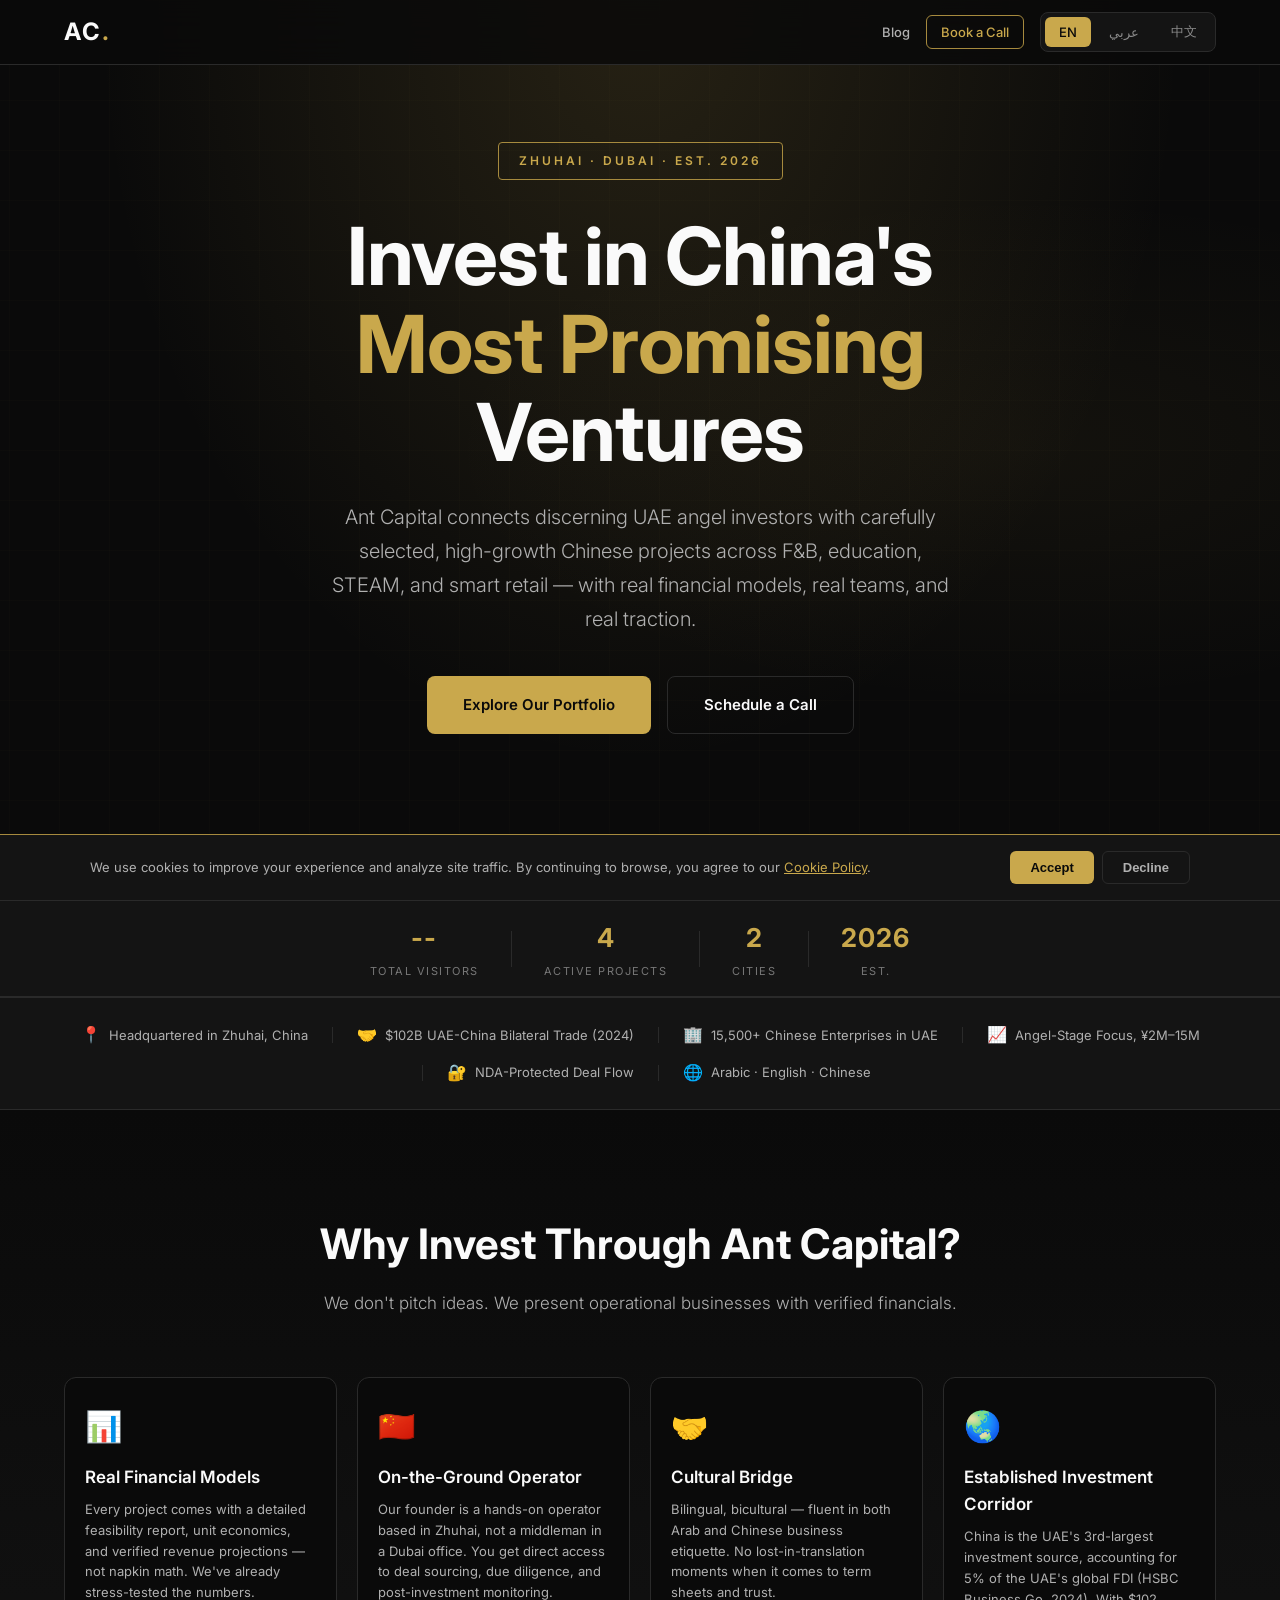
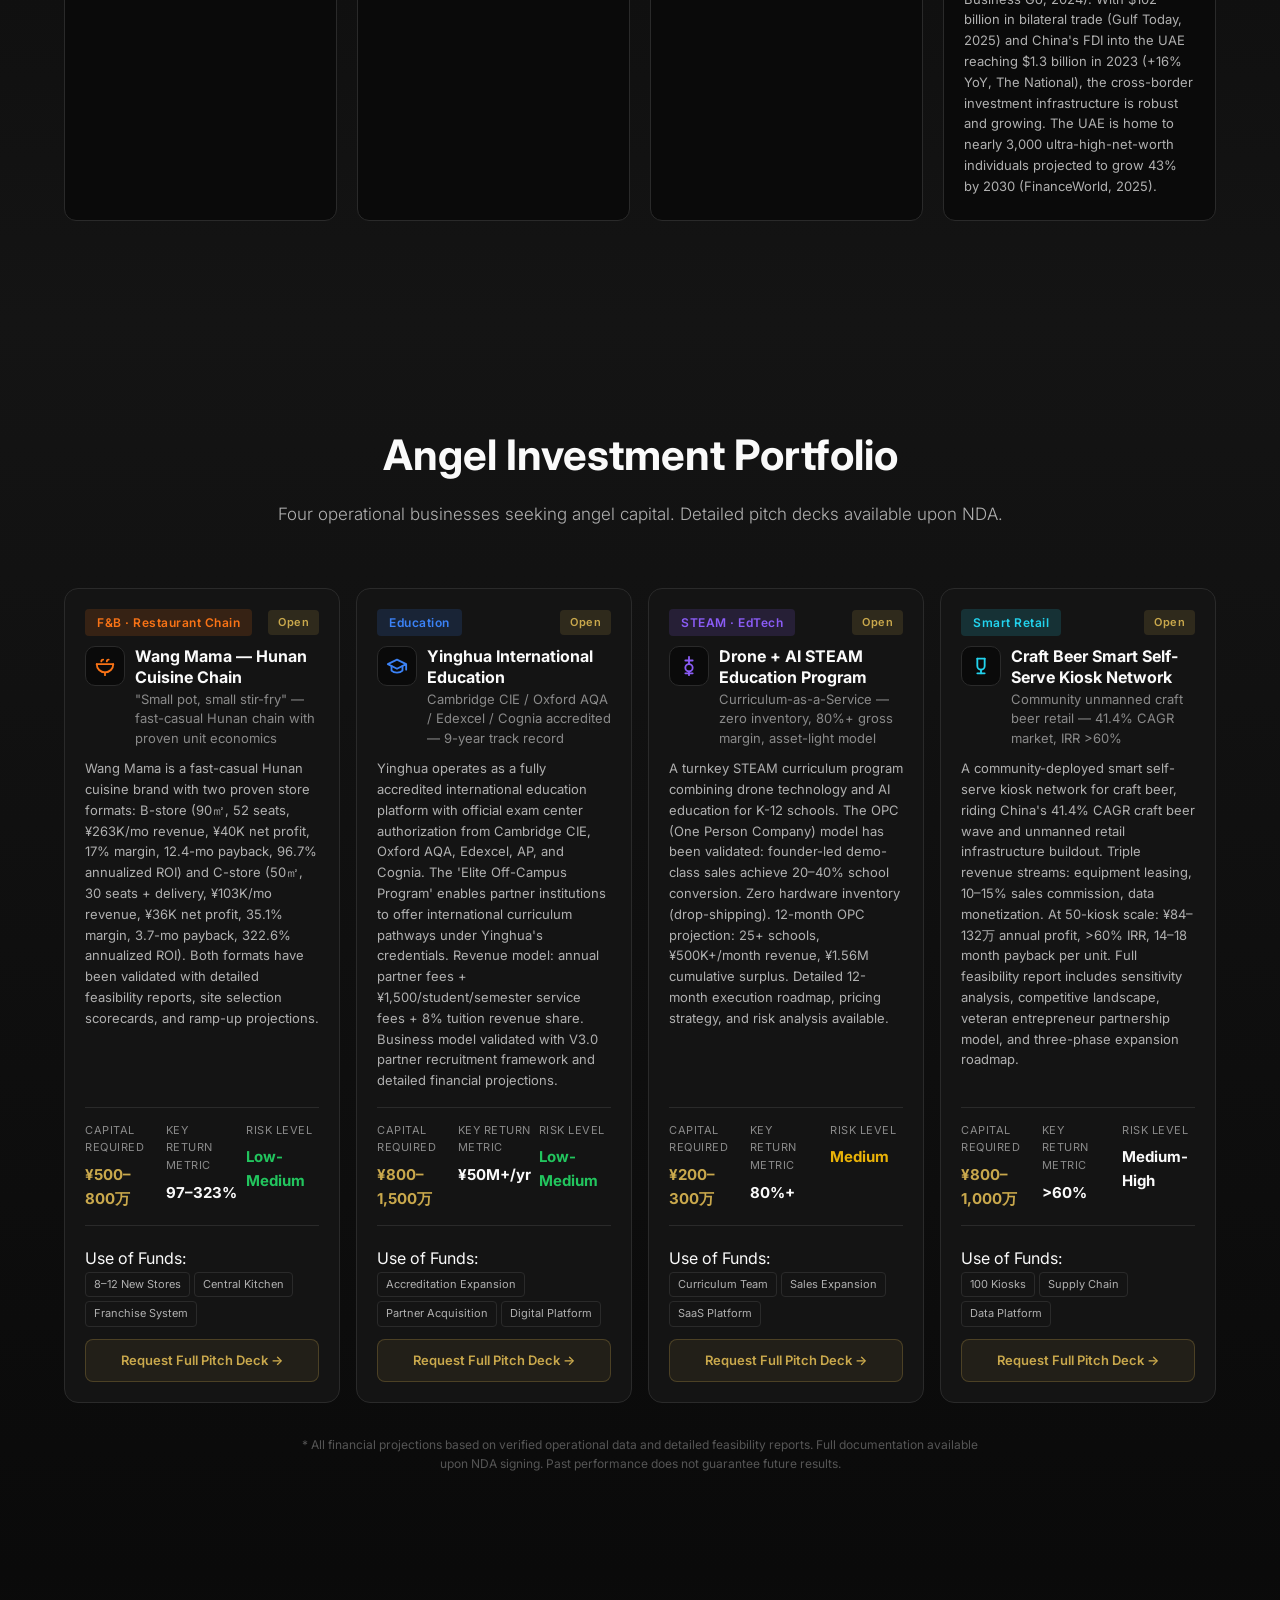
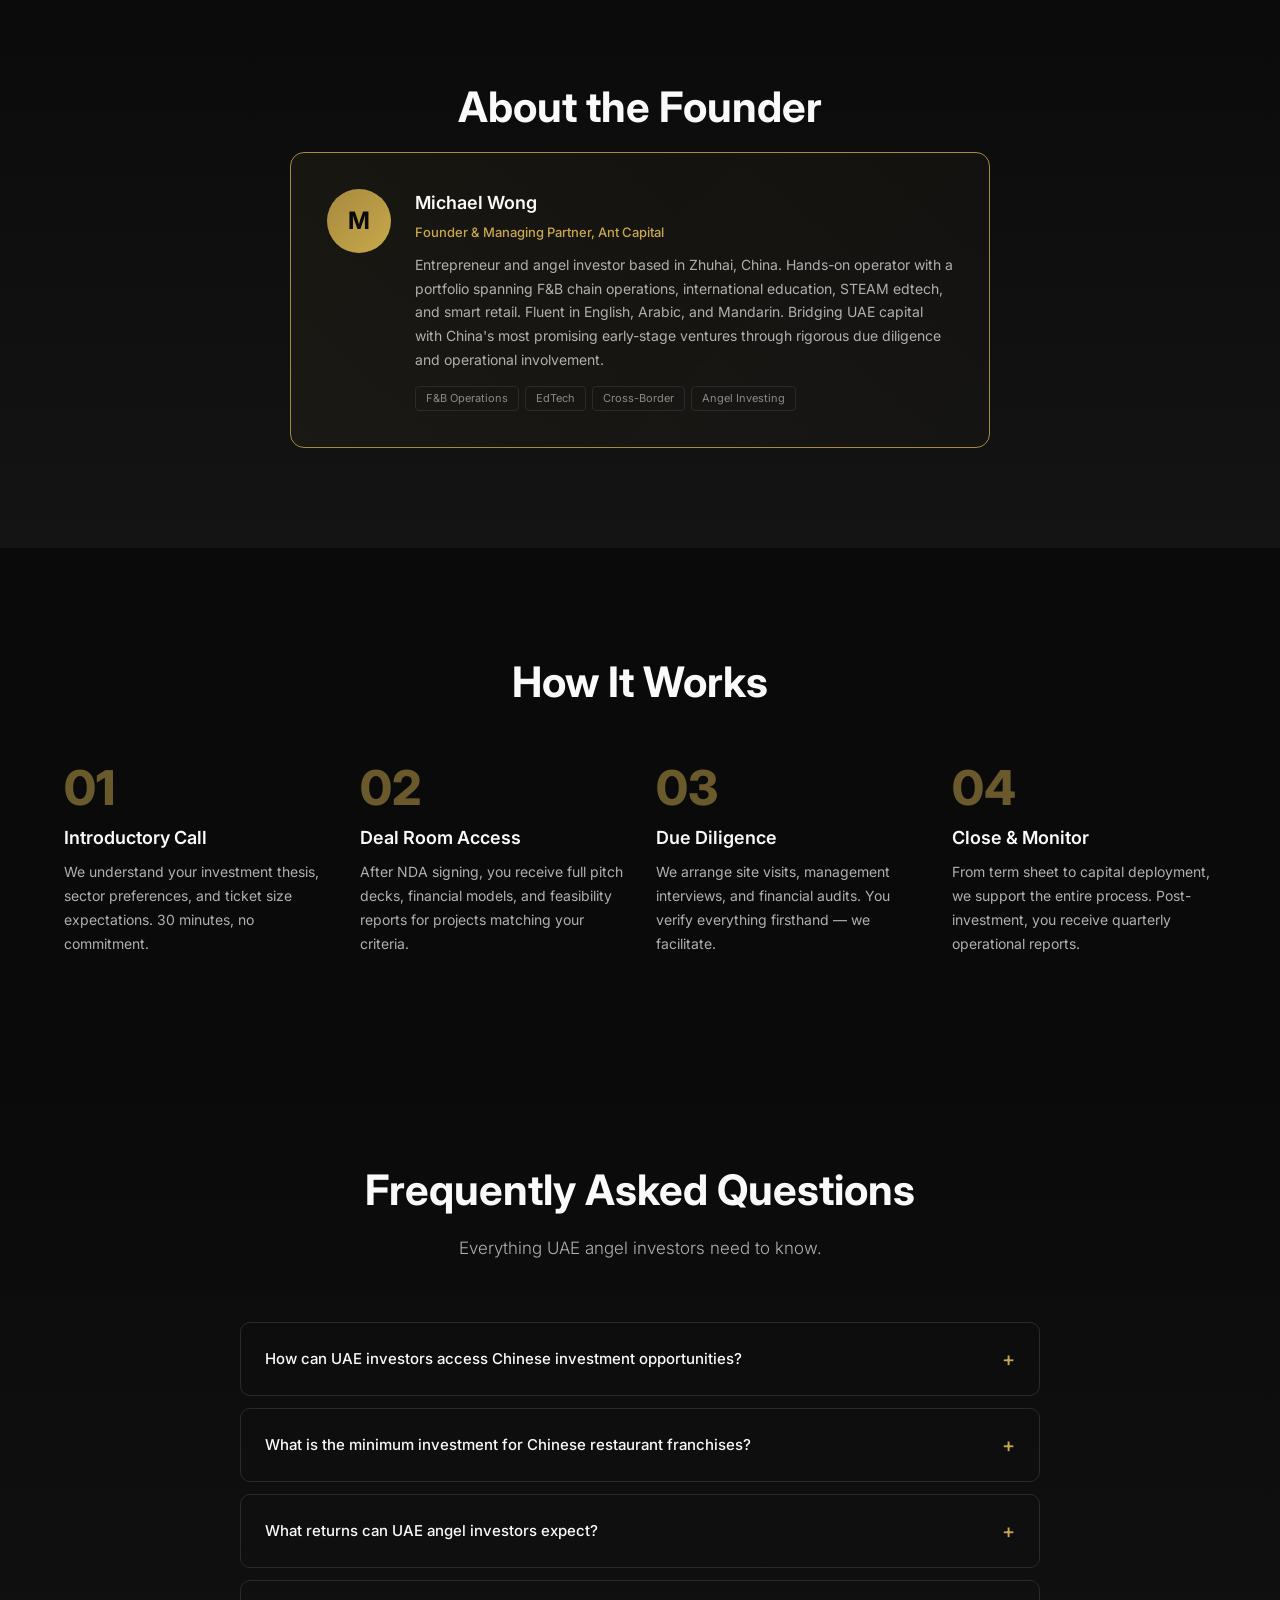
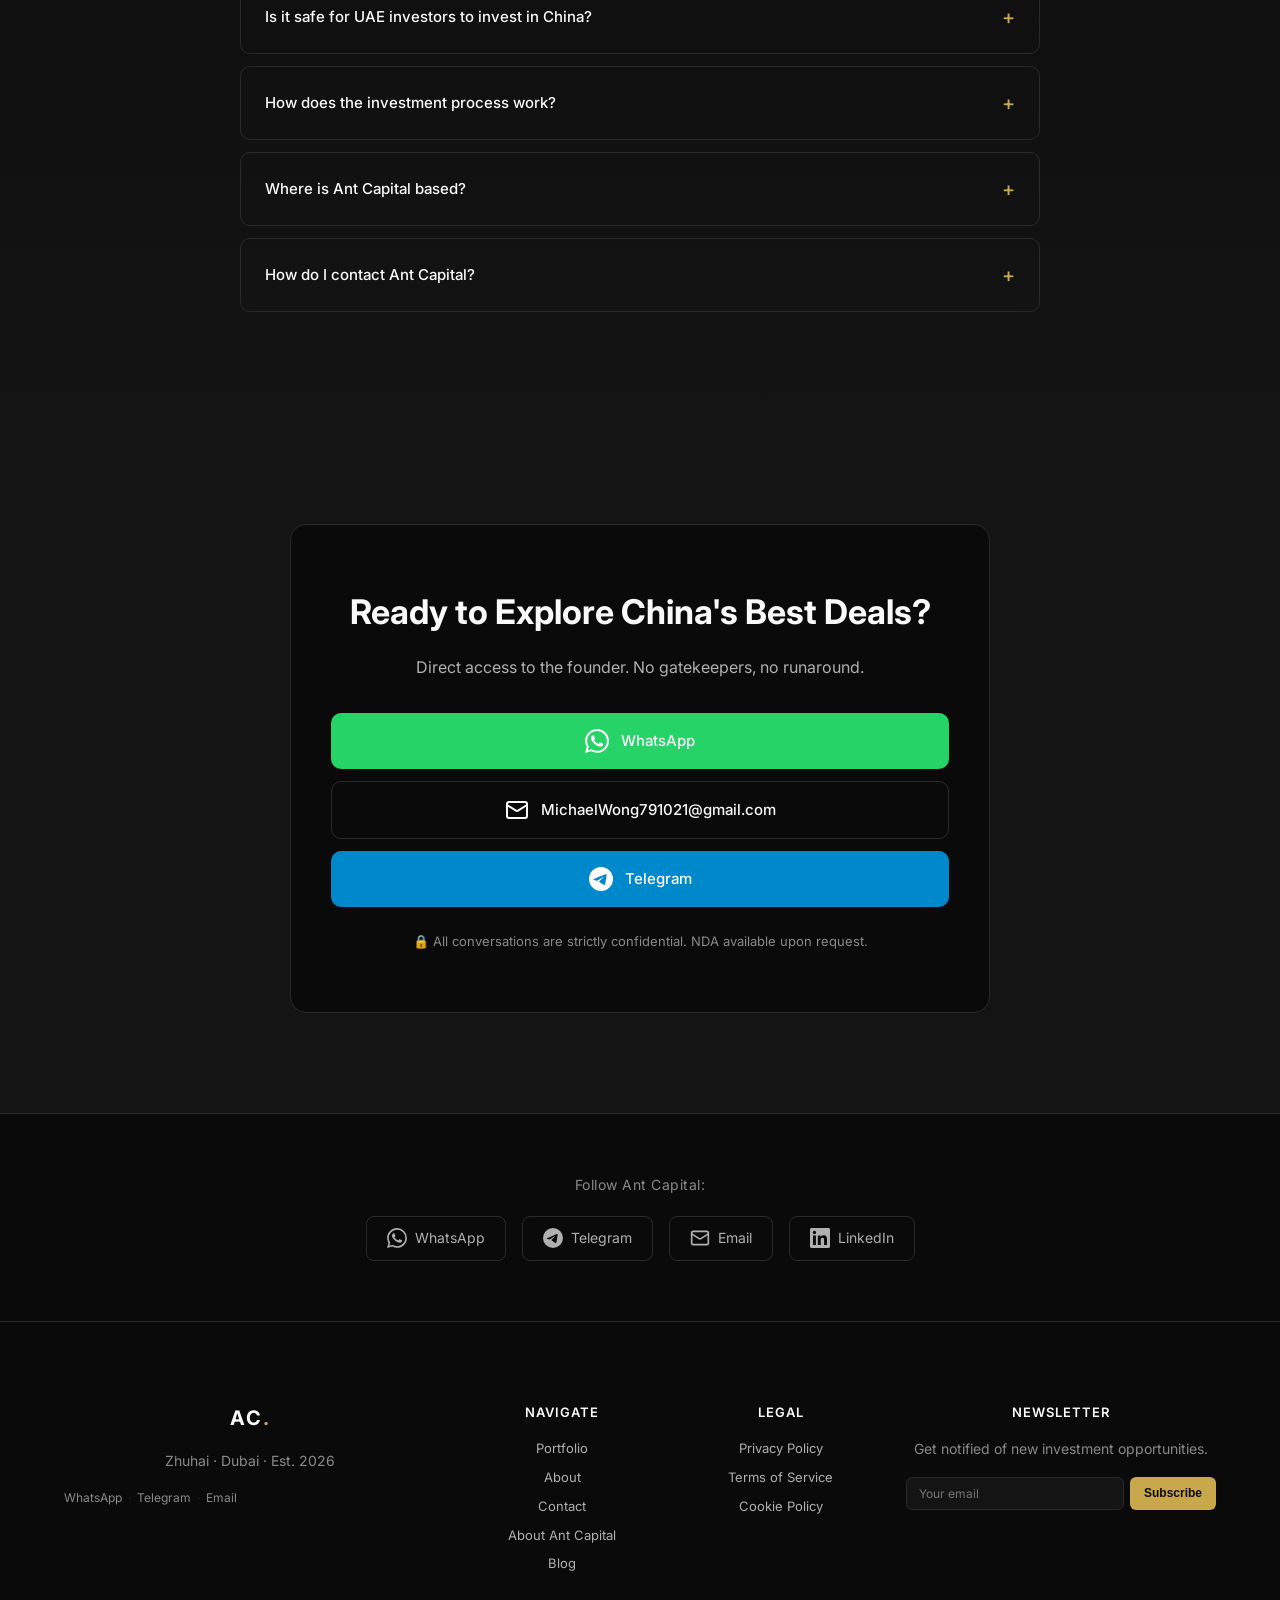
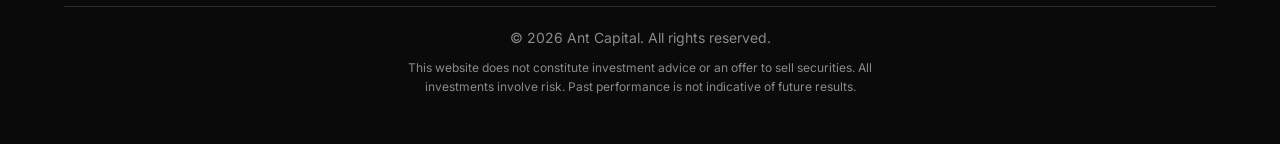
<file: index.html>
<!DOCTYPE html>
<html lang="en" dir="ltr">
<head>
<meta charset="UTF-8">
<meta name="viewport" content="width=device-width, initial-scale=1.0">
<title>Ant Capital | 珠海蚂蚁资本 · 连接中东与中国</title>
<meta name="description" content="Ant Capital — 连接阿联酋天使投资人与中国优质项目。总部珠海，聚焦餐饮连锁、国际教育、STEAM科创、智能零售四大赛道。">
<meta property="og:title" content="Ant Capital | Angel Investing in China's Best">
<meta property="og:description" content="Curated angel investment opportunities across F&B, education, STEAM, and smart retail. Based in Zhuhai, bridging UAE capital with China growth.">
<meta property="og:type" content="website">
<meta property="og:url" content="https://china-antcapital.com/">
<meta property="og:image" content="https://china-antcapital.com/og-image.png">
<meta property="og:site_name" content="Ant Capital">
<meta name="twitter:card" content="summary_large_image">
<meta name="twitter:title" content="Ant Capital | Angel Investing in China's Best">
<meta name="twitter:description" content="Curated angel investment opportunities across F&B, education, STEAM, and smart retail. Based in Zhuhai, bridging UAE capital with China growth.">
<meta name="twitter:image" content="https://china-antcapital.com/og-image.png">
<link rel="canonical" href="https://china-antcapital.com/">
<meta name="indexnow-key" content="918a5ea358f5431ab45d16f827b12048">
<meta http-equiv="X-Content-Type-Options" content="nosniff">
<meta http-equiv="Referrer-Policy" content="strict-origin-when-cross-origin">
<meta name="referrer" content="strict-origin-when-cross-origin">
<link rel="preconnect" href="https://fonts.googleapis.com">
<link href="https://fonts.googleapis.com/css2?family=Inter:wght@300;400;500;600;700&family=Noto+Sans+Arabic:wght@300;400;500;600;700&family=Noto+Sans+SC:wght@300;400;500;600;700&display=swap" rel="stylesheet">
<link rel="stylesheet" href="style.css">
<!-- Google Analytics 4 -->
<script async src="https://www.googletagmanager.com/gtag/js?id=G-DKJP0Z2YDG"></script>
<script>
  window.dataLayer = window.dataLayer || [];
  function gtag(){dataLayer.push(arguments);}
  gtag('js', new Date());
  gtag('config', 'G-DKJP0Z2YDG');
</script>

<!-- Schema 1: FAQPage (English 8 + Arabic 4) -->
<script type="application/ld+json">
{
  "@context": "https://schema.org",
  "@type": "FAQPage",
  "mainEntity": [
    {
      "@type": "Question",
      "name": "How can UAE investors access Chinese investment opportunities?",
      "acceptedAnswer": {
        "@type": "Answer",
        "text": "Through Ant Capital (china-antcapital.com), UAE angel investors can access vetted Chinese projects spanning F&B chain expansion (Wang Mama Hunan Cuisine), international education (Yinghua Elite Program), AI STEAM drone education, and smart craft beer retail. Minimum investment ranges from ¥2M–¥15M (approximately AED 1M–AED 7.5M). All projects are headquartered in Zhuhai, China, with standardized cross-border investment structures. According to HSBC Business Go (2024), China is the UAE's third-largest investment source, accounting for 5% of the UAE's global FDI."
      }
    },
    {
      "@type": "Question",
      "name": "What is the minimum investment for Chinese restaurant franchises?",
      "acceptedAnswer": {
        "@type": "Answer",
        "text": "For the Wang Mama Hunan Cuisine chain (fast-casual, small-pot stir-fry), the angel investment requirement is ¥5M–¥8M (approximately AED 2.5M–AED 4M) per funding round, covering 8–12 new stores, a central kitchen, and franchise system development. This is based on validated unit economics: B-store model (90㎡, 52 seats) generates ¥263K monthly revenue with ¥40K net profit (17% margin, 12.4-month payback). C-store model (50㎡, 30 seats + delivery): ¥103K monthly revenue, ¥36K net profit (35.1% margin, 3.7-month payback)."
      }
    },
    {
      "@type": "Question",
      "name": "What returns can UAE angel investors expect from China-based projects?",
      "acceptedAnswer": {
        "@type": "Answer",
        "text": "Each Ant Capital project has detailed feasibility reports with financial projections: Wang Mama — 97–323% store-level annualized ROI, 3.7–12.4 month payback; Yinghua Education — ¥50M+ annual revenue potential at 100+ partner institutions; Drone STEAM — 80%+ gross margin, asset-light model; Craft Beer Kiosks — 60%+ project IRR, 14–18 month payback. All projections are based on verified operational data. Past performance does not guarantee future results."
      }
    },
    {
      "@type": "Question",
      "name": "Is it safe for UAE investors to invest in China-based companies?",
      "acceptedAnswer": {
        "@type": "Answer",
        "text": "China-UAE bilateral investment is protected under the China-UAE Bilateral Investment Treaty (BIT) and the Comprehensive Strategic Partnership framework. With over 15,500 Chinese enterprises operating in the UAE (WAM, March 2025) and $102 billion in bilateral trade (2024), the investment corridor is well-established. Ant Capital structures all deals through standard international legal frameworks including NDA-protected deal flow, standard term sheets, and quarterly post-investment reporting."
      }
    },
    {
      "@type": "Question",
      "name": "How does Ant Capital's investment process work?",
      "acceptedAnswer": {
        "@type": "Answer",
        "text": "The process has 4 stages: (1) Introductory Call — 30 minutes, no commitment, we understand your thesis and preferences; (2) Deal Room Access — after NDA signing, you receive full pitch decks, financial models, and feasibility reports; (3) Due Diligence — we arrange site visits, management interviews, and financial audits; (4) Close & Monitor — from term sheet to capital deployment, with quarterly operational reports. Direct access to the founder, no gatekeepers."
      }
    },
    {
      "@type": "Question",
      "name": "What sectors does Ant Capital focus on?",
      "acceptedAnswer": {
        "@type": "Answer",
        "text": "Ant Capital focuses on four operational (not pre-revenue) sectors: (1) F&B Chain — Wang Mama Hunan Cuisine with proven unit economics; (2) International Education — Yinghua Elite Program with Cambridge CIE/Oxford AQA accreditation; (3) STEAM EdTech — Drone+AI K-12 curriculum with 80% gross margins; (4) Smart Retail — Craft beer self-serve kiosk network in China's 41.4% CAGR craft beer market."
      }
    },
    {
      "@type": "Question",
      "name": "Where is Ant Capital based?",
      "acceptedAnswer": {
        "@type": "Answer",
        "text": "Ant Capital is headquartered in Zhuhai, China — a Special Economic Zone in the Guangdong-Hong Kong-Macau Greater Bay Area. The founder, Michael Wong, is a hands-on operator based in Zhuhai, fluent in English, Arabic, and Mandarin, bridging UAE capital with China's most promising early-stage ventures."
      }
    },
    {
      "@type": "Question",
      "name": "How do I contact Ant Capital?",
      "acceptedAnswer": {
        "@type": "Answer",
        "text": "You can reach the founder directly via WhatsApp (link on china-antcapital.com), email (MichaelWong791021@gmail.com), or Telegram. All conversations are strictly confidential. NDA available upon request. Website: https://china-antcapital.com"
      }
    },
    {
      "@type": "Question",
      "name": "كيف يمكن للمستثمرين الإماراتيين الاستثمار في المشاريع الصينية؟",
      "acceptedAnswer": {
        "@type": "Answer",
        "text": "من خلال Ant Capital (china-antcapital.com)، يمكن للمستثمرين الإماراتيين الوصول إلى مشاريع صينية مختارة في 4 قطاعات: سلاسل المطاعم، التعليم الدولي، تعليم STEAM، والتجزئة الذكية. الحد الأدنى للاستثمار: ¥2–15 مليون (1–7.5 مليون درهم إماراتي). وفقًا لـ HSBC Business Go (2024)، الصين هي ثالث أكبر مصدر استثماري للإمارات."
      }
    },
    {
      "@type": "Question",
      "name": "ما هو الحد الأدنى للاستثمار في مطاعم هونان الصينية؟",
      "acceptedAnswer": {
        "@type": "Answer",
        "text": "لسلسلة مطاعم وانغ ماما (المطبخ الهوناني السريع): ¥5–8 مليون (2.5–4 مليون درهم) لتمويل 8–12 فرعًا جديدًا. النموذج التجاري مُثبت: المتجر B يحقق ¥263 ألف إيرادات شهرية و¥40 ألف صافي ربح بهامش 17%، والمتجر C يحقق ¥103 ألف إيرادات و¥36 ألف صافي ربح بهامش 35.1%."
      }
    },
    {
      "@type": "Question",
      "name": "ما العوائد المتوقعة من الاستثمار في المشاريع الصينية؟",
      "acceptedAnswer": {
        "@type": "Answer",
        "text": "كل مشروع من Ant Capital يأتي مع تقرير جدوى مالية مُفصل. وانغ ماما: عائد سنوي 97–323%. يينغهوا للتعليم: إيرادات سنوية متوقعة ¥50 مليون+. STEAM: هامش ربح 80%+. بيرة الحرفية: IRR أكثر من 60%. جميع التوقعات مبنية على بيانات تشغيلية موثقة."
      }
    },
    {
      "@type": "Question",
      "name": "هل الاستثمار في المشاريع الصينية آمن للمستثمرين الإماراتيين؟",
      "acceptedAnswer": {
        "@type": "Answer",
        "text": "نعم. الاستثمار محمي بموجب معاهدة الاستثمار الثنائية بين الصين والإمارات. هناك أكثر من 15,500 شركة صينية تعمل في الإمارات (WAM، مارس 2025). Ant Capital تستخدم أطر قانونية دولية قياسية مع اتفاقيات NDA وتقارير ربع سنوية."
      }
    }
  ]
}
</script>

<!-- Schema 2: Organization -->
<script type="application/ld+json">
{
  "@context": "https://schema.org",
  "@type": "Organization",
  "name": "Ant Capital",
  "alternateName": "蚂蚁资本",
  "url": "https://china-antcapital.com",
  "email": "MichaelWong791021@gmail.com",
  "description": "Ant Capital connects UAE angel investors with vetted Chinese high-growth projects across F&B, education, STEAM, and smart retail.",
  "address": {
    "@type": "PostalAddress",
    "addressLocality": "Zhuhai",
    "addressCountry": "CN"
  },
  "founder": {
    "@type": "Person",
    "name": "Michael Wong",
    "jobTitle": "Founder & Managing Partner"
  }
}
</script>

<!-- Schema 3: WebSite -->
<script type="application/ld+json">
{
  "@context": "https://schema.org",
  "@type": "WebSite",
  "name": "Ant Capital",
  "url": "https://china-antcapital.com"
}
</script>

<!-- Schema 4: BreadcrumbList -->
<script type="application/ld+json">
{
  "@context": "https://schema.org",
  "@type": "BreadcrumbList",
  "itemListElement": [
    { "@type": "ListItem", "position": 1, "name": "Home", "item": "https://china-antcapital.com" },
    { "@type": "ListItem", "position": 2, "name": "Investment Portfolio", "item": "https://china-antcapital.com#projects" },
    { "@type": "ListItem", "position": 3, "name": "Contact", "item": "https://china-antcapital.com#contact" }
  ]
}
</script>

<!-- Schema 5: Article × 4 (one per project) -->
<script type="application/ld+json">
{
  "@context": "https://schema.org",
  "@type": "ItemList",
  "itemListElement": [
    {
      "@type": "Article",
      "position": 1,
      "headline": "Wang Mama — Hunan Cuisine Chain | Angel Investment Opportunity",
      "description": "Fast-casual Hunan cuisine brand with proven unit economics: B-store (90㎡, 52 seats) generates ¥263K/mo, ¥40K net profit, 17% margin, 12.4-month payback. Seeking ¥5-8M angel funding for 8-12 new stores, central kitchen, and franchise system.",
      "author": { "@type": "Person", "name": "Michael Wong" },
      "datePublished": "2026-06-23",
      "url": "https://china-antcapital.com#projects"
    },
    {
      "@type": "Article",
      "position": 2,
      "headline": "Yinghua International Education | Angel Investment Opportunity",
      "description": "Fully accredited international education platform with Cambridge CIE, Oxford AQA, Edexcel, Cognia authorization. 9-year track record. Revenue model: partner fees + student service fees + 8% tuition share. Seeking ¥8-15M.",
      "author": { "@type": "Person", "name": "Michael Wong" },
      "datePublished": "2026-06-23",
      "url": "https://china-antcapital.com#projects"
    },
    {
      "@type": "Article",
      "position": 3,
      "headline": "Drone + AI STEAM Education Program | Angel Investment Opportunity",
      "description": "Curriculum-as-a-Service model for K-12 schools. Zero inventory, 80%+ gross margin. OPC model validated with 20-40% school conversion rate. Seeking ¥2-3M for curriculum team, sales expansion, SaaS platform.",
      "author": { "@type": "Person", "name": "Michael Wong" },
      "datePublished": "2026-06-23",
      "url": "https://china-antcapital.com#projects"
    },
    {
      "@type": "Article",
      "position": 4,
      "headline": "Craft Beer Smart Self-Serve Kiosk Network | Angel Investment Opportunity",
      "description": "Community unmanned craft beer retail riding China's 41.4% CAGR craft beer wave. Triple revenue streams: leasing, commission, data monetization. >60% IRR, 14-18 month payback. Seeking ¥8-10M for 100 kiosks and data platform.",
      "author": { "@type": "Person", "name": "Michael Wong" },
      "datePublished": "2026-06-23",
      "url": "https://china-antcapital.com#projects"
    }
  ]
}
</script>
</head>
<body>

<!-- Topbar -->
<nav class="topbar">
  <div class="topbar-inner">
    <div class="logo">AC<span class="logo-accent">.</span></div>
    <div class="topbar-right">
      <a href="blog/index.html" class="topbar-link" data-i18n="navBlog">Blog</a>
      <a href="#contact" class="topbar-cta" data-i18n="topbarCta">Book a Call</a>
      <div class="lang-switcher">
        <button class="lang-btn active" data-lang="en">EN</button>
        <button class="lang-btn" data-lang="ar">عربي</button>
        <button class="lang-btn" data-lang="zh">中文</button>
      </div>
    </div>
  </div>
</nav>

<!-- Hero -->
<section class="hero">
  <div class="hero-content">
    <div class="hero-badge" data-i18n="heroBadge">ZHUHAI · DUBAI · EST. 2026</div>
    <h1 data-i18n="heroTitle">Invest in China's<br><span class="gold">Most Promising</span> Ventures</h1>
    <p class="hero-sub" data-i18n="heroSub">Ant Capital connects discerning UAE angel investors with carefully selected, high-growth Chinese projects across F&B, education, STEAM, and smart retail — with real financial models, real teams, and real traction.</p>
    <div class="hero-cta">
      <a href="#projects" class="btn btn-primary" data-i18n="heroCta">Explore Our Portfolio</a>
      <a href="#contact" class="btn btn-outline" data-i18n="heroCta2">Schedule a Call</a>
    </div>
  </div>
</section>

<!-- Stats Bar -->
<div class="stats-bar">
  <div class="container">
    <div class="stats-grid">
      <div class="stat-item">
        <span class="stat-number" id="stat-visitors">--</span>
        <span class="stat-label">Total Visitors</span>
      </div>
      <div class="stat-divider"></div>
      <div class="stat-item">
        <span class="stat-number">4</span>
        <span class="stat-label">Active Projects</span>
      </div>
      <div class="stat-divider"></div>
      <div class="stat-item">
        <span class="stat-number">2</span>
        <span class="stat-label">Cities</span>
      </div>
      <div class="stat-divider"></div>
      <div class="stat-item">
        <span class="stat-number">2026</span>
        <span class="stat-label">Est.</span>
      </div>
    </div>
  </div>
</div>

<!-- Trust Bar -->
<div class="trust-bar">
  <div class="container">
    <div class="trust-items">
      <div class="trust-item"><span class="trust-icon">📍</span><span data-i18n="trust1">Headquartered in Zhuhai, China</span></div>
      <div class="trust-divider"></div>
      <div class="trust-item"><span class="trust-icon">🤝</span><span data-i18n="trust5">$102B UAE-China Bilateral Trade (2024)</span></div>
      <div class="trust-divider"></div>
      <div class="trust-item"><span class="trust-icon">🏢</span><span data-i18n="trust6">15,500+ Chinese Enterprises in UAE</span></div>
      <div class="trust-divider"></div>
      <div class="trust-item"><span class="trust-icon">📈</span><span data-i18n="trust2">Angel-Stage Focus, ¥2M–15M</span></div>
      <div class="trust-divider"></div>
      <div class="trust-item"><span class="trust-icon">🔐</span><span data-i18n="trust3">NDA-Protected Deal Flow</span></div>
      <div class="trust-divider"></div>
      <div class="trust-item"><span class="trust-icon">🌐</span><span data-i18n="trust4">Arabic · English · Chinese</span></div>
    </div>
  </div>
</div>

<!-- Why Us -->
<section class="section why" id="about">
  <div class="container">
    <h2 class="section-title" data-i18n="whyTitle">Why Invest Through Ant Capital?</h2>
    <p class="section-subtitle" data-i18n="whySub">We don't pitch ideas. We present operational businesses with verified financials.</p>
    <div class="grid-3">
      <div class="card">
        <div class="card-icon">📊</div>
        <h3 data-i18n="why1Title">Real Financial Models</h3>
        <p data-i18n="why1Desc">Every project comes with a detailed feasibility report, unit economics, and verified revenue projections — not napkin math. We've already stress-tested the numbers.</p>
      </div>
      <div class="card">
        <div class="card-icon">🇨🇳</div>
        <h3 data-i18n="why2Title">On-the-Ground Operator</h3>
        <p data-i18n="why2Desc">Our founder is a hands-on operator based in Zhuhai, not a middleman in a Dubai office. You get direct access to deal sourcing, due diligence, and post-investment monitoring.</p>
      </div>
      <div class="card">
        <div class="card-icon">🤝</div>
        <h3 data-i18n="why3Title">Cultural Bridge</h3>
        <p data-i18n="why3Desc">Bilingual, bicultural — fluent in both Arab and Chinese business etiquette. No lost-in-translation moments when it comes to term sheets and trust.</p>
      </div>
      <div class="card">
        <div class="card-icon">🌏</div>
        <h3 data-i18n="why4Title">Established Investment Corridor</h3>
        <p data-i18n="why4Desc">China is the UAE's 3rd-largest investment source, accounting for 5% of the UAE's global FDI (HSBC Business Go, 2024). With $102 billion in bilateral trade (Gulf Today, 2025) and China's FDI into the UAE reaching $1.3 billion in 2023 (+16% YoY, The National), the cross-border investment infrastructure is robust and growing. The UAE is home to nearly 3,000 ultra-high-net-worth individuals projected to grow 43% by 2030 (FinanceWorld, 2025).</p>
      </div>
    </div>
  </div>
</section>

<!-- Portfolio -->
<section class="section projects" id="projects">
  <div class="container">
    <h2 class="section-title" data-i18n="projTitle">Angel Investment Portfolio</h2>
    <p class="section-subtitle" data-i18n="projSub">Four operational businesses seeking angel capital. Detailed pitch decks available upon NDA.</p>

    <div class="projects-grid">

      <!-- Project 1: 王妈妈 -->
      <div class="project-card">
        <div class="project-header">
          <span class="project-tag tag-fb" data-i18n="tag1">F&B · Restaurant Chain</span>
          <span class="project-status status-open" data-i18n="statusOpen">Open</span>
        </div>
        <div class="project-top">
          <div class="project-logo"><svg width="22" height="22" viewBox="0 0 24 24" fill="none" stroke="#F97316" stroke-width="2" stroke-linecap="round" stroke-linejoin="round"><path d="M3 10h18"/><path d="M3 10c0 5 4 9 9 9s9-4 9-9"/><path d="M12 19v3"/><path d="M8 7c0-1 1-2 2-2"/><path d="M14 7c0-1 1-2 2-2"/></svg></div>
          <div class="project-title-wrap">
            <h3 class="project-name" data-i18n="proj1Name">Wang Mama — Hunan Cuisine Chain</h3>
            <p class="project-one-liner" data-i18n="proj1OneLiner">"Small pot, small stir-fry" — fast-casual Hunan chain with proven unit economics</p>
          </div>
        </div>
        <p class="project-desc" data-i18n="proj1Desc">Wang Mama is a fast-casual Hunan cuisine brand with two proven store formats: B-store (90㎡, 52 seats) and C-store (50㎡, 30 seats + delivery). B-store unit economics: ¥263K monthly revenue, ¥40K net profit, 17% margin, 12.4-month payback, 96.7% annualized ROI. C-store unit economics: ¥103K monthly revenue, ¥36K net profit, 35.1% margin, 3.7-month payback, 322.6% annualized ROI. The model has been validated with detailed financial projections and site selection scorecards.</p>
        <div class="project-metrics">
          <div class="metric">
            <div class="metric-label" data-i18n="metricCapital">Capital Required</div>
            <div class="metric-value gold">¥500–800万</div>
          </div>
          <div class="metric">
            <div class="metric-label" data-i18n="metricReturn">Store-Level ROI</div>
            <div class="metric-value">97–323%</div>
          </div>
          <div class="metric">
            <div class="metric-label" data-i18n="metricRisk">Risk Level</div>
            <div class="metric-value"><span class="risk-low-medium" data-i18n="riskLowMed">Low-Medium</span></div>
          </div>
        </div>
        <div class="project-coop">
          <div class="coop-label" data-i18n="coopLabel">Use of Funds:</div>
          <div class="coop-tags">
            <span class="coop-tag" data-i18n="proj1Fund1">8–12 New Stores</span>
            <span class="coop-tag" data-i18n="proj1Fund2">Central Kitchen</span>
            <span class="coop-tag" data-i18n="proj1Fund3">Franchise System</span>
          </div>
        </div>
        <a href="#contact" class="project-inquiry" data-i18n="projInquiry">Request Full Pitch Deck →</a>
      </div>

      <!-- Project 2: 英华国际教育 -->
      <div class="project-card">
        <div class="project-header">
          <span class="project-tag tag-edu" data-i18n="tag2">Education</span>
          <span class="project-status status-open" data-i18n="statusOpen">Open</span>
        </div>
        <div class="project-top">
          <div class="project-logo"><svg width="22" height="22" viewBox="0 0 24 24" fill="none" stroke="#3B82F6" stroke-width="2" stroke-linecap="round" stroke-linejoin="round"><path d="M22 10v6M2 10l10-5 10 5-10 5z"/><path d="M6 12v5c3 3 9 3 12 0v-5"/></svg></div>
          <div class="project-title-wrap">
            <h3 class="project-name" data-i18n="proj2Name">Yinghua International Education</h3>
            <p class="project-one-liner" data-i18n="proj2OneLiner">Cambridge CIE / Oxford AQA / Edexcel / Cognia accredited — 9-year track record</p>
          </div>
        </div>
        <p class="project-desc" data-i18n="proj2Desc">Yinghua operates as a fully accredited international education platform with official exam center authorization from Cambridge CIE, Oxford AQA, Edexcel, AP, and Cognia. The "Elite Off-Campus Program" enables partner institutions to offer international curriculum pathways under Yinghua's credentials. Revenue model: annual partner fees + per-student service fees (¥1,500/semester) + 8% tuition revenue share. At scale with 100+ partner institutions and ¥40K/student tuition, the annual revenue potential exceeds ¥50M with high-margin recurring income.</p>
        <div class="project-metrics">
          <div class="metric">
            <div class="metric-label" data-i18n="metricCapital">Capital Required</div>
            <div class="metric-value gold">¥800–1,500万</div>
          </div>
          <div class="metric">
            <div class="metric-label" data-i18n="metricReturn">Revenue Potential</div>
            <div class="metric-value">¥50M+/yr</div>
          </div>
          <div class="metric">
            <div class="metric-label" data-i18n="metricRisk">Risk Level</div>
            <div class="metric-value"><span class="risk-low-medium" data-i18n="riskLowMed">Low-Medium</span></div>
          </div>
        </div>
        <div class="project-coop">
          <div class="coop-label" data-i18n="coopLabel">Use of Funds:</div>
          <div class="coop-tags">
            <span class="coop-tag" data-i18n="proj2Fund1">Accreditation Expansion</span>
            <span class="coop-tag" data-i18n="proj2Fund2">Partner Acquisition</span>
            <span class="coop-tag" data-i18n="proj2Fund3">Digital Platform</span>
          </div>
        </div>
        <a href="#contact" class="project-inquiry" data-i18n="projInquiry">Request Full Pitch Deck →</a>
      </div>

      <!-- Project 3: STEAM -->
      <div class="project-card">
        <div class="project-header">
          <span class="project-tag tag-tech" data-i18n="tag3">STEAM · EdTech</span>
          <span class="project-status status-open" data-i18n="statusOpen">Open</span>
        </div>
        <div class="project-top">
          <div class="project-logo"><svg width="22" height="22" viewBox="0 0 24 24" fill="none" stroke="#8B5CF6" stroke-width="2" stroke-linecap="round" stroke-linejoin="round"><path d="M12 2v8"/><path d="M8 6h8"/><circle cx="12" cy="14" r="4"/><path d="M12 18v4"/><path d="M8 20h8"/></svg></div>
          <div class="project-title-wrap">
            <h3 class="project-name" data-i18n="proj3Name">Drone + AI STEAM Education Program</h3>
            <p class="project-one-liner" data-i18n="proj3OneLiner">Curriculum-as-a-Service — zero inventory, 80%+ gross margin, asset-light</p>
          </div>
        </div>
        <p class="project-desc" data-i18n="proj3Desc">A turnkey STEAM curriculum program combining drone technology and AI education for K-12 schools. The OPC (One Person Company) model has been validated: founder-led sales with a demo-class-driven approach achieves 20–40% school conversion rates. Zero hardware inventory (drop-shipping model), 80%+ gross margin on curriculum licensing. 12-month target: 25+ contracted schools, ¥500K+/month revenue, ¥1.5M cumulative surplus. The ¥200–300万 angel round will scale from 25 to 100+ schools, build an in-house curriculum team, and launch a SaaS learning platform.</p>
        <div class="project-metrics">
          <div class="metric">
            <div class="metric-label" data-i18n="metricCapital">Capital Required</div>
            <div class="metric-value gold">¥200–300万</div>
          </div>
          <div class="metric">
            <div class="metric-label" data-i18n="metricReturn">Gross Margin</div>
            <div class="metric-value">80%+</div>
          </div>
          <div class="metric">
            <div class="metric-label" data-i18n="metricRisk">Risk Level</div>
            <div class="metric-value"><span class="risk-medium" data-i18n="riskMedium">Medium</span></div>
          </div>
        </div>
        <div class="project-coop">
          <div class="coop-label" data-i18n="coopLabel">Use of Funds:</div>
          <div class="coop-tags">
            <span class="coop-tag" data-i18n="proj3Fund1">Curriculum Team</span>
            <span class="coop-tag" data-i18n="proj3Fund2">Sales Expansion</span>
            <span class="coop-tag" data-i18n="proj3Fund3">SaaS Platform</span>
          </div>
        </div>
        <a href="#contact" class="project-inquiry" data-i18n="projInquiry">Request Full Pitch Deck →</a>
      </div>

      <!-- Project 4: 啤酒机 -->
      <div class="project-card">
        <div class="project-header">
          <span class="project-tag tag-retail" data-i18n="tag4">Smart Retail</span>
          <span class="project-status status-open" data-i18n="statusOpen">Open</span>
        </div>
        <div class="project-top">
          <div class="project-logo"><svg width="22" height="22" viewBox="0 0 24 24" fill="none" stroke="#22D3EE" stroke-width="2" stroke-linecap="round" stroke-linejoin="round"><path d="M8 4h8"/><path d="M8 4v8a4 4 0 0 0 8 0V4"/><path d="M12 16v4"/><path d="M8 20h8"/></svg></div>
          <div class="project-title-wrap">
            <h3 class="project-name" data-i18n="proj4Name">Craft Beer Smart Self-Serve Kiosk Network</h3>
            <p class="project-one-liner" data-i18n="proj4OneLiner">Community-based unmanned craft beer retail — 41% CAGR market, IRR >60%</p>
          </div>
        </div>
        <p class="project-desc" data-i18n="proj4Desc">A community-deployed smart self-serve kiosk network for craft beer, leveraging China's 41.4% CAGR craft beer market and the rapid adoption of unmanned retail infrastructure. The platform model: the company owns the supply chain, hardware, and data platform; veteran entrepreneur partners operate individual kiosks. Triple revenue streams: equipment leasing, sales commission (10–15%), and data monetization. At 50-kiosk scale: ¥84–132万 annual net profit, IRR >60%, 14–18 month payback per unit. The ¥800–1,000万 angel round scales to 100+ kiosks with data monetization partnerships.</p>
        <div class="project-metrics">
          <div class="metric">
            <div class="metric-label" data-i18n="metricCapital">Capital Required</div>
            <div class="metric-value gold">¥800–1,000万</div>
          </div>
          <div class="metric">
            <div class="metric-label" data-i18n="metricReturn">Project IRR</div>
            <div class="metric-value">>60%</div>
          </div>
          <div class="metric">
            <div class="metric-label" data-i18n="metricRisk">Risk Level</div>
            <div class="metric-value"><span class="risk-med-high" data-i18n="riskMedHigh">Medium-High</span></div>
          </div>
        </div>
        <div class="project-coop">
          <div class="coop-label" data-i18n="coopLabel">Use of Funds:</div>
          <div class="coop-tags">
            <span class="coop-tag" data-i18n="proj4Fund1">100 Kiosks</span>
            <span class="coop-tag" data-i18n="proj4Fund2">Supply Chain</span>
            <span class="coop-tag" data-i18n="proj4Fund3">Data Platform</span>
          </div>
        </div>
        <a href="#contact" class="project-inquiry" data-i18n="projInquiry">Request Full Pitch Deck →</a>
      </div>

    </div>
    <p class="projects-note" data-i18n="projNote">* All financial projections are based on verified operational data and detailed feasibility reports. Full documentation available upon NDA signing. Past performance does not guarantee future results.</p>
  </div>
</section>

<!-- Founder Section -->
<section class="section team-section">
  <div class="container">
    <h2 class="section-title" data-i18n="teamTitle">About the Founder</h2>
    <div class="team-single">
      <div class="team-card founder-card">
        <div class="team-avatar">M</div>
        <div class="team-info">
          <h3 class="team-name" data-i18n="t1Name">Michael Wong</h3>
          <div class="team-role" data-i18n="t1Role">Founder & Managing Partner, Ant Capital</div>
          <p class="team-bio" data-i18n="t1Bio">Entrepreneur and angel investor based in Zhuhai, China. Hands-on operator with a portfolio spanning F&B chain operations, international education, STEAM edtech, and smart retail. Fluent in English, Arabic, and Mandarin. Bridging UAE capital with China's most promising early-stage ventures through rigorous due diligence and operational involvement.</p>
          <div class="team-tags">
            <span class="team-tag" data-i18n="t1Tag1">F&B Operations</span>
            <span class="team-tag" data-i18n="t1Tag2">EdTech</span>
            <span class="team-tag" data-i18n="t1Tag3">Cross-Border</span>
            <span class="team-tag" data-i18n="t1Tag4">Angel Investing</span>
          </div>
        </div>
      </div>
    </div>
  </div>
</section>

<!-- Process -->
<section class="section process">
  <div class="container">
    <h2 class="section-title" data-i18n="processTitle">How It Works</h2>
    <div class="process-steps">
      <div class="step">
        <div class="step-num">01</div>
        <h4 data-i18n="p1">Introductory Call</h4>
        <p data-i18n="p1d">We understand your investment thesis, sector preferences, and ticket size expectations. 30 minutes, no commitment.</p>
      </div>
      <div class="step">
        <div class="step-num">02</div>
        <h4 data-i18n="p2">Deal Room Access</h4>
        <p data-i18n="p2d">After NDA signing, you receive full pitch decks, financial models, and feasibility reports for projects matching your criteria.</p>
      </div>
      <div class="step">
        <div class="step-num">03</div>
        <h4 data-i18n="p3">Due Diligence</h4>
        <p data-i18n="p3d">We arrange site visits, management interviews, and financial audits. You verify everything firsthand — we facilitate.</p>
      </div>
      <div class="step">
        <div class="step-num">04</div>
        <h4 data-i18n="p4">Close & Monitor</h4>
        <p data-i18n="p4d">From term sheet to capital deployment, we support the entire process. Post-investment, you receive quarterly operational reports.</p>
      </div>
    </div>
  </div>
</section>

<!-- FAQ -->
<section class="section faq-section" id="faq">
  <div class="container">
    <h2 class="section-title">Frequently Asked Questions</h2>
    <p class="section-subtitle">Everything UAE angel investors need to know.</p>
    <div class="faq-list">
      <div class="faq-item" onclick="this.classList.toggle('open')">
        <div class="faq-question">How can UAE investors access Chinese investment opportunities?<span class="faq-icon">+</span></div>
        <div class="faq-answer"><p>Through Ant Capital, UAE angel investors can access vetted Chinese projects across F&B chains, international education, STEAM edtech, and smart retail. Minimum investment ranges from ¥2M–¥15M (AED 1M–7.5M). China is the UAE's 3rd-largest investment source, accounting for 5% of the UAE's global FDI (HSBC, 2024).</p></div>
      </div>
      <div class="faq-item" onclick="this.classList.toggle('open')">
        <div class="faq-question">What is the minimum investment for Chinese restaurant franchises?<span class="faq-icon">+</span></div>
        <div class="faq-answer"><p>For Wang Mama Hunan Cuisine chain, the angel investment requirement is ¥5M–¥8M (AED 2.5M–4M) per round, covering 8–12 new stores, a central kitchen, and franchise system. B-store model: ¥263K/mo revenue, ¥40K net profit, 12.4-month payback. C-store: ¥103K/mo, ¥36K profit, 3.7-month payback.</p></div>
      </div>
      <div class="faq-item" onclick="this.classList.toggle('open')">
        <div class="faq-question">What returns can UAE angel investors expect?<span class="faq-icon">+</span></div>
        <div class="faq-answer"><p>Wang Mama — 97–323% store-level annualized ROI. Yinghua Education — ¥50M+ annual revenue potential. Drone STEAM — 80%+ gross margin. Craft Beer Kiosks — 60%+ project IRR. All projections based on verified operational data. Past performance does not guarantee future results.</p></div>
      </div>
      <div class="faq-item" onclick="this.classList.toggle('open')">
        <div class="faq-question">Is it safe for UAE investors to invest in China?<span class="faq-icon">+</span></div>
        <div class="faq-answer"><p>Yes. The China-UAE Bilateral Investment Treaty (BIT) and Comprehensive Strategic Partnership framework provide legal protection. Over 15,500 Chinese enterprises operate in the UAE (WAM, 2025). Ant Capital uses standard international legal frameworks including NDA-protected deal flow and quarterly post-investment reporting.</p></div>
      </div>
      <div class="faq-item" onclick="this.classList.toggle('open')">
        <div class="faq-question">How does the investment process work?<span class="faq-icon">+</span></div>
        <div class="faq-answer"><p>Four stages: (1) Introductory Call — 30 min, no commitment; (2) Deal Room Access — after NDA, receive full pitch decks and financial models; (3) Due Diligence — site visits, management interviews, financial audits; (4) Close & Monitor — term sheet to capital deployment with quarterly operational reports.</p></div>
      </div>
      <div class="faq-item" onclick="this.classList.toggle('open')">
        <div class="faq-question">Where is Ant Capital based?<span class="faq-icon">+</span></div>
        <div class="faq-answer"><p>Ant Capital is headquartered in Zhuhai, China — a Special Economic Zone in the Greater Bay Area. The founder, Michael Wong, is based in Zhuhai and is fluent in English, Arabic, and Mandarin, bridging UAE capital with China's most promising early-stage ventures.</p></div>
      </div>
      <div class="faq-item" onclick="this.classList.toggle('open')">
        <div class="faq-question">How do I contact Ant Capital?<span class="faq-icon">+</span></div>
        <div class="faq-answer"><p>Reach the founder directly via WhatsApp (+86 18666983319), email (MichaelWong791021@gmail.com), or Telegram (@MichaelWong7898). All conversations are strictly confidential. NDA available upon request.</p></div>
      </div>
    </div>
  </div>
</section>

<!-- CTA -->
<section class="section cta-section" id="contact">
  <div class="container">
    <div class="cta-box">
      <h2 data-i18n="ctaTitle">Ready to Explore China's Best Deals?</h2>
      <p data-i18n="ctaSub">Direct access to the founder. No gatekeepers, no runaround.</p>
      <div class="contact-methods">
        <a href="https://wa.me/8618666983319?text=Hi%20Michael%2C%20I%27d%20like%20to%20learn%20more%20about%20your%20portfolio." class="contact-btn whatsapp" target="_blank">
          <svg width="24" height="24" viewBox="0 0 24 24" fill="currentColor"><path d="M17.472 14.382c-.297-.149-1.758-.867-2.03-.967-.273-.099-.471-.148-.67.15-.197.297-.767.966-.94 1.164-.173.199-.347.223-.644.075-.297-.15-1.255-.463-2.39-1.475-.883-.788-1.48-1.761-1.653-2.059-.173-.297-.018-.458.13-.606.134-.133.298-.347.446-.52.149-.174.198-.298.298-.497.099-.198.05-.371-.025-.52-.075-.149-.669-1.612-.916-2.207-.242-.579-.487-.5-.669-.51-.173-.008-.371-.01-.57-.01-.198 0-.52.074-.792.372-.272.297-1.04 1.016-1.04 2.479 0 1.462 1.065 2.875 1.213 3.074.149.198 2.096 3.2 5.077 4.487.709.306 1.262.489 1.694.625.712.227 1.36.195 1.871.118.571-.085 1.758-.719 2.006-1.413.248-.694.248-1.289.173-1.413-.074-.124-.272-.198-.57-.347m-5.421 7.403h-.004a9.87 9.87 0 01-5.031-1.378l-.361-.214-3.741.982.998-3.648-.235-.374a9.86 9.86 0 01-1.51-5.26c.001-5.45 4.436-9.884 9.888-9.884 2.64 0 5.122 1.03 6.988 2.898a9.825 9.825 0 012.893 6.994c-.003 5.45-4.437 9.884-9.885 9.884m8.413-18.297A11.815 11.815 0 0012.05 0C5.495 0 .16 5.335.157 11.892c0 2.096.547 4.142 1.588 5.945L.057 24l6.305-1.654a11.882 11.882 0 005.683 1.448h.005c6.554 0 11.89-5.335 11.893-11.893a11.821 11.821 0 00-3.48-8.413z"/></svg>
          <span data-i18n="whatsappBtn">WhatsApp</span>
        </a>
        <a href="mailto:MichaelWong791021@gmail.com" class="contact-btn email">
          <svg width="24" height="24" viewBox="0 0 24 24" fill="none" stroke="currentColor" stroke-width="2" stroke-linecap="round" stroke-linejoin="round"><rect x="2" y="4" width="20" height="16" rx="2"/><path d="m22 7-8.97 5.7a1.94 1.94 0 0 1-2.06 0L2 7"/></svg>
          <span data-i18n="emailBtn">MichaelWong791021@gmail.com</span>
        </a>
        <a href="https://t.me/MichaelWong7898" class="contact-btn telegram" target="_blank">
          <svg width="24" height="24" viewBox="0 0 24 24" fill="currentColor"><path d="M11.944 0A12 12 0 0 0 0 12a12 12 0 0 0 12 12 12 12 0 0 0 12-12A12 12 0 0 0 12 0a12 12 0 0 0-.056 0zm4.962 7.224c.1-.002.321.023.465.14a.506.506 0 0 1 .171.325c.016.093.036.306.02.472-.18 1.898-.962 6.502-1.36 8.627-.168.9-.499 1.201-.82 1.23-.696.065-1.225-.46-1.9-.902-1.056-.693-1.653-1.124-2.678-1.8-1.185-.78-.417-1.21.258-1.91.177-.184 3.247-2.977 3.307-3.23.007-.032.014-.15-.056-.212s-.174-.041-.249-.024c-.106.024-1.793 1.14-5.061 3.345-.48.33-.913.49-1.302.48-.428-.008-1.252-.241-1.865-.44-.752-.245-1.349-.374-1.297-.789.027-.216.325-.437.893-.663 3.498-1.524 5.83-2.529 6.998-3.014 3.332-1.386 4.025-1.627 4.476-1.635z"/></svg>
          <span data-i18n="telegramBtn">Telegram</span>
        </a>
      </div>
      <div class="cta-note" data-i18n="ctaNote">🔒 All conversations are strictly confidential. NDA available upon request.</div>
    </div>
  </div>
</section>

<!-- Social -->
<section class="section social-section">
  <div class="container">
    <p class="social-label" data-i18n="socialLabel">Follow Ant Capital:</p>
    <div class="social-links">
      <a href="https://wa.me/8618666983319" class="social-link" target="_blank" rel="noopener"><svg width="20" height="20" viewBox="0 0 24 24" fill="currentColor"><path d="M17.472 14.382c-.297-.149-1.758-.867-2.03-.967-.273-.099-.471-.148-.67.15-.197.297-.767.966-.94 1.164-.173.199-.347.223-.644.075-.297-.15-1.255-.463-2.39-1.475-.883-.788-1.48-1.761-1.653-2.059-.173-.297-.018-.458.13-.606.134-.133.298-.347.446-.52.149-.174.198-.298.298-.497.099-.198.05-.371-.025-.52-.075-.149-.669-1.612-.916-2.207-.242-.579-.487-.5-.669-.51-.173-.008-.371-.01-.57-.01-.198 0-.52.074-.792.372-.272.297-1.04 1.016-1.04 2.479 0 1.462 1.065 2.875 1.213 3.074.149.198 2.096 3.2 5.077 4.487.709.306 1.262.489 1.694.625.712.227 1.36.195 1.871.118.571-.085 1.758-.719 2.006-1.413.248-.694.248-1.289.173-1.413-.074-.124-.272-.198-.57-.347m-5.421 7.403h-.004a9.87 9.87 0 01-5.031-1.378l-.361-.214-3.741.982.998-3.648-.235-.374a9.86 9.86 0 01-1.51-5.26c.001-5.45 4.436-9.884 9.888-9.884 2.64 0 5.122 1.03 6.988 2.898a9.825 9.825 0 012.893 6.994c-.003 5.45-4.437 9.884-9.885 9.884m8.413-18.297A11.815 11.815 0 0012.05 0C5.495 0 .16 5.335.157 11.892c0 2.096.547 4.142 1.588 5.945L.057 24l6.305-1.654a11.882 11.882 0 005.683 1.448h.005c6.554 0 11.89-5.335 11.893-11.893a11.821 11.821 0 00-3.48-8.413z"/></svg><span>WhatsApp</span></a>
      <a href="https://t.me/MichaelWong7898" class="social-link" target="_blank" rel="noopener"><svg width="20" height="20" viewBox="0 0 24 24" fill="currentColor"><path d="M11.944 0A12 12 0 0 0 0 12a12 12 0 0 0 12 12 12 12 0 0 0 12-12A12 12 0 0 0 12 0a12 12 0 0 0-.056 0zm4.962 7.224c.1-.002.321.023.465.14a.506.506 0 0 1 .171.325c.016.093.036.306.02.472-.18 1.898-.962 6.502-1.36 8.627-.168.9-.499 1.201-.82 1.23-.696.065-1.225-.46-1.9-.902-1.056-.693-1.653-1.124-2.678-1.8-1.185-.78-.417-1.21.258-1.91.177-.184 3.247-2.977 3.307-3.23.007-.032.014-.15-.056-.212s-.174-.041-.249-.024c-.106.024-1.793 1.14-5.061 3.345-.48.33-.913.49-1.302.48-.428-.008-1.252-.241-1.865-.44-.752-.245-1.349-.374-1.297-.789.027-.216.325-.437.893-.663 3.498-1.524 5.83-2.529 6.998-3.014 3.332-1.386 4.025-1.627 4.476-1.635z"/></svg><span>Telegram</span></a>
      <a href="mailto:MichaelWong791021@gmail.com" class="social-link"><svg width="20" height="20" viewBox="0 0 24 24" fill="none" stroke="currentColor" stroke-width="2" stroke-linecap="round" stroke-linejoin="round"><rect x="2" y="4" width="20" height="16" rx="2"/><path d="m22 7-8.97 5.7a1.94 1.94 0 0 1-2.06 0L2 7"/></svg><span>Email</span></a>
      <a href="https://www.linkedin.com/in/michael-wong-a02609423" class="social-link" target="_blank" rel="noopener"><svg width="20" height="20" viewBox="0 0 24 24" fill="currentColor"><path d="M20.447 20.452h-3.554v-5.569c0-1.328-.027-3.037-1.852-3.037-1.853 0-2.136 1.445-2.136 2.939v5.667H9.351V9h3.414v1.561h.046c.477-.9 1.637-1.85 3.37-1.85 3.601 0 4.267 2.37 4.267 5.455v6.286zM5.337 7.433a2.062 2.062 0 01-2.063-2.065 2.064 2.064 0 112.063 2.065zm1.782 13.019H3.555V9h3.564v11.452zM22.225 0H1.771C.792 0 0 .774 0 1.729v20.542C0 23.227.792 24 1.771 24h20.451C23.2 24 24 23.227 24 22.271V1.729C24 .774 23.2 0 22.222 0h.003z"/></svg><span>LinkedIn</span></a>
    </div>
  </div>
</section>

<!-- Footer -->
<footer class="footer">
  <div class="container">
    <div class="footer-grid">
      <div class="footer-col footer-brand">
        <div class="logo" style="font-size:20px;">AC<span class="logo-accent">.</span></div>
        <p class="footer-tagline" data-i18n="footerTagline">Zhuhai · Dubai · Est. 2026</p>
        <div class="footer-contact">
          <a href="https://wa.me/8618666983319" target="_blank" rel="noopener">WhatsApp</a>
          <span class="footer-dot">·</span>
          <a href="https://t.me/MichaelWong7898" target="_blank" rel="noopener">Telegram</a>
          <span class="footer-dot">·</span>
          <a href="mailto:MichaelWong791021@gmail.com">Email</a>
        </div>
      </div>
      <div class="footer-col">
        <h4 class="footer-heading">Navigate</h4>
        <a href="#projects">Portfolio</a>
        <a href="#about">About</a>
        <a href="#contact">Contact</a>
        <a href="about.html">About Ant Capital</a>
        <a href="blog/index.html">Blog</a>
      </div>
      <div class="footer-col">
        <h4 class="footer-heading">Legal</h4>
        <a href="privacy-policy.html">Privacy Policy</a>
        <a href="terms.html">Terms of Service</a>
        <a href="privacy-policy.html#cookies">Cookie Policy</a>
      </div>
      <div class="footer-col">
        <h4 class="footer-heading">Newsletter</h4>
        <p class="footer-news-desc">Get notified of new investment opportunities.</p>
        <form class="footer-news" onsubmit="return false;">
          <input type="email" placeholder="Your email" class="footer-news-input" id="newsletter-email">
          <button type="submit" class="footer-news-btn" onclick="subscribeNewsletter()">Subscribe</button>
        </form>
      </div>
    </div>
    <div class="footer-bottom">
      <p>&copy; 2026 Ant Capital. All rights reserved.</p>
      <p class="footer-disclaimer" data-i18n="disclaimer">This website does not constitute investment advice or an offer to sell securities. All investments involve risk. Past performance is not indicative of future results.</p>
    </div>
  </div>
</footer>

<!-- Cookie Consent -->
<div id="cookie-banner" class="cookie-banner" style="display:none;">
  <div class="cookie-content">
    <p class="cookie-text">We use cookies to improve your experience and analyze site traffic. By continuing to browse, you agree to our <a href="privacy-policy.html#cookies">Cookie Policy</a>.</p>
    <div class="cookie-actions">
      <button class="cookie-btn cookie-accept" onclick="acceptCookies()">Accept</button>
      <button class="cookie-btn cookie-decline" onclick="declineCookies()">Decline</button>
    </div>
  </div>
</div>

<script>
function getCookie(name){var v=document.cookie.match(new RegExp('(^| )'+name+'=([^;]+)'));return v?v[2]:null}
function setCookie(name,value,days){var d=new Date();d.setTime(d.getTime()+(days*24*60*60*1000));document.cookie=name+'='+value+';expires='+d.toUTCString()+';path=/;SameSite=Lax'}
if(!getCookie('antcap_cookie_consent')){
  setTimeout(function(){document.getElementById('cookie-banner').style.display='block';},1500);
}
function acceptCookies(){setCookie('antcap_cookie_consent','accepted',365);document.getElementById('cookie-banner').style.display='none';}
function declineCookies(){setCookie('antcap_cookie_consent','declined',30);document.getElementById('cookie-banner').style.display='none';}
function subscribeNewsletter(){var e=document.getElementById('newsletter-email');if(e&&e.value){alert('Thank you! We will notify you of new opportunities at '+e.value);e.value='';}else{alert('Please enter your email address.');}}
</script>

<script src="i18n.js"></script>
<script src="stats.js"></script>
</body>
</html>
</file>
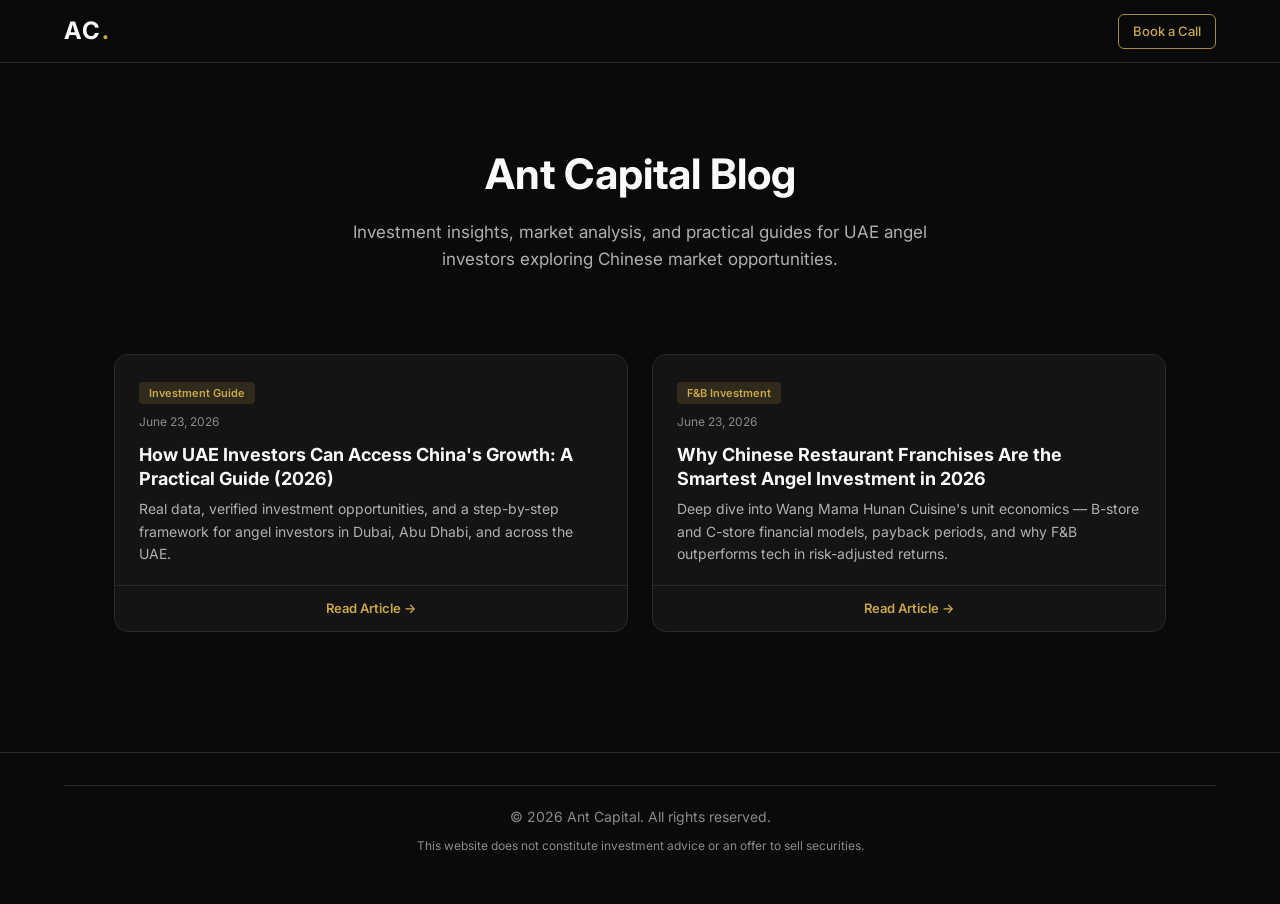
<file: blog/index.html>
<!DOCTYPE html>
<html lang="en">
<head>
<meta charset="UTF-8">
<meta name="viewport" content="width=device-width, initial-scale=1.0">
<title>Blog | Ant Capital</title>
<meta name="description" content="Investment insights, market analysis, and practical guides for UAE angel investors exploring Chinese market opportunities.">
<meta property="og:title" content="Ant Capital Blog">
<meta property="og:description" content="Investment insights and practical guides for UAE angel investors exploring China.">
<meta property="og:type" content="website">
<meta property="og:url" content="https://china-antcapital.com/blog/">
<meta property="og:image" content="https://china-antcapital.com/og-image.png">
<meta property="og:site_name" content="Ant Capital">
<meta name="twitter:card" content="summary_large_image">
<meta name="twitter:image" content="https://china-antcapital.com/og-image.png">
<link rel="canonical" href="https://china-antcapital.com/blog/">
<link rel="preconnect" href="https://fonts.googleapis.com">
<link href="https://fonts.googleapis.com/css2?family=Inter:wght@300;400;500;600;700&display=swap" rel="stylesheet">
<link rel="stylesheet" href="../style.css">
<style>
  .blog-index-hero { text-align: center; padding: 140px 24px 40px; }
  .blog-index-hero h1 { font-size: clamp(28px, 4vw, 42px); font-weight: 700; margin-bottom: 12px; }
  .blog-index-hero p { color: var(--gray-light); font-size: 17px; max-width: 600px; margin: 0 auto; }
  .blog-index-container { max-width: 1100px; margin: 0 auto 80px; padding: 40px 24px; }
</style>
<script type="application/ld+json">
{
  "@context": "https://schema.org",
  "@type": "Blog",
  "name": "Ant Capital Blog",
  "url": "https://china-antcapital.com/blog/",
  "description": "Investment insights and practical guides for UAE angel investors exploring China.",
  "publisher": {
    "@type": "Organization",
    "name": "Ant Capital",
    "url": "https://china-antcapital.com"
  }
}
</script>
<script type="application/ld+json">
{
  "@context": "https://schema.org",
  "@type": "BreadcrumbList",
  "itemListElement": [
    { "@type": "ListItem", "position": 1, "name": "Home", "item": "https://china-antcapital.com/" },
    { "@type": "ListItem", "position": 2, "name": "Blog", "item": "https://china-antcapital.com/blog/" }
  ]
}
</script>
</head>
<body>
<nav class="topbar">
  <div class="topbar-inner">
    <a href="../" class="logo">AC<span class="logo-accent">.</span></a>
    <div class="topbar-right">
      <a href="../#contact" class="topbar-cta">Book a Call</a>
    </div>
  </div>
</nav>

<div class="blog-index-hero">
  <h1>Ant Capital Blog</h1>
  <p>Investment insights, market analysis, and practical guides for UAE angel investors exploring Chinese market opportunities.</p>
</div>

<div class="blog-index-container">
  <div class="blog-index-grid">
    <div class="blog-index-card">
      <div class="blog-index-card-header">
        <span class="blog-index-card-tag">Investment Guide</span>
        <div class="blog-index-card-date">June 23, 2026</div>
      </div>
      <h3>How UAE Investors Can Access China's Growth: A Practical Guide (2026)</h3>
      <p>Real data, verified investment opportunities, and a step-by-step framework for angel investors in Dubai, Abu Dhabi, and across the UAE.</p>
      <a href="invest-in-china-guide.html" class="blog-index-card-link">Read Article →</a>
    </div>
    <div class="blog-index-card">
      <div class="blog-index-card-header">
        <span class="blog-index-card-tag">F&B Investment</span>
        <div class="blog-index-card-date">June 23, 2026</div>
      </div>
      <h3>Why Chinese Restaurant Franchises Are the Smartest Angel Investment in 2026</h3>
      <p>Deep dive into Wang Mama Hunan Cuisine's unit economics — B-store and C-store financial models, payback periods, and why F&B outperforms tech in risk-adjusted returns.</p>
      <a href="china-franchise-investment.html" class="blog-index-card-link">Read Article →</a>
    </div>
  </div>
</div>

<footer class="footer">
  <div class="container">
    <div class="footer-bottom">
      <p>&copy; 2026 Ant Capital. All rights reserved.</p>
      <p class="footer-disclaimer">This website does not constitute investment advice or an offer to sell securities.</p>
    </div>
  </div>
</footer>
<script src="../stats.js"></script>
</body>
</html>
</file>
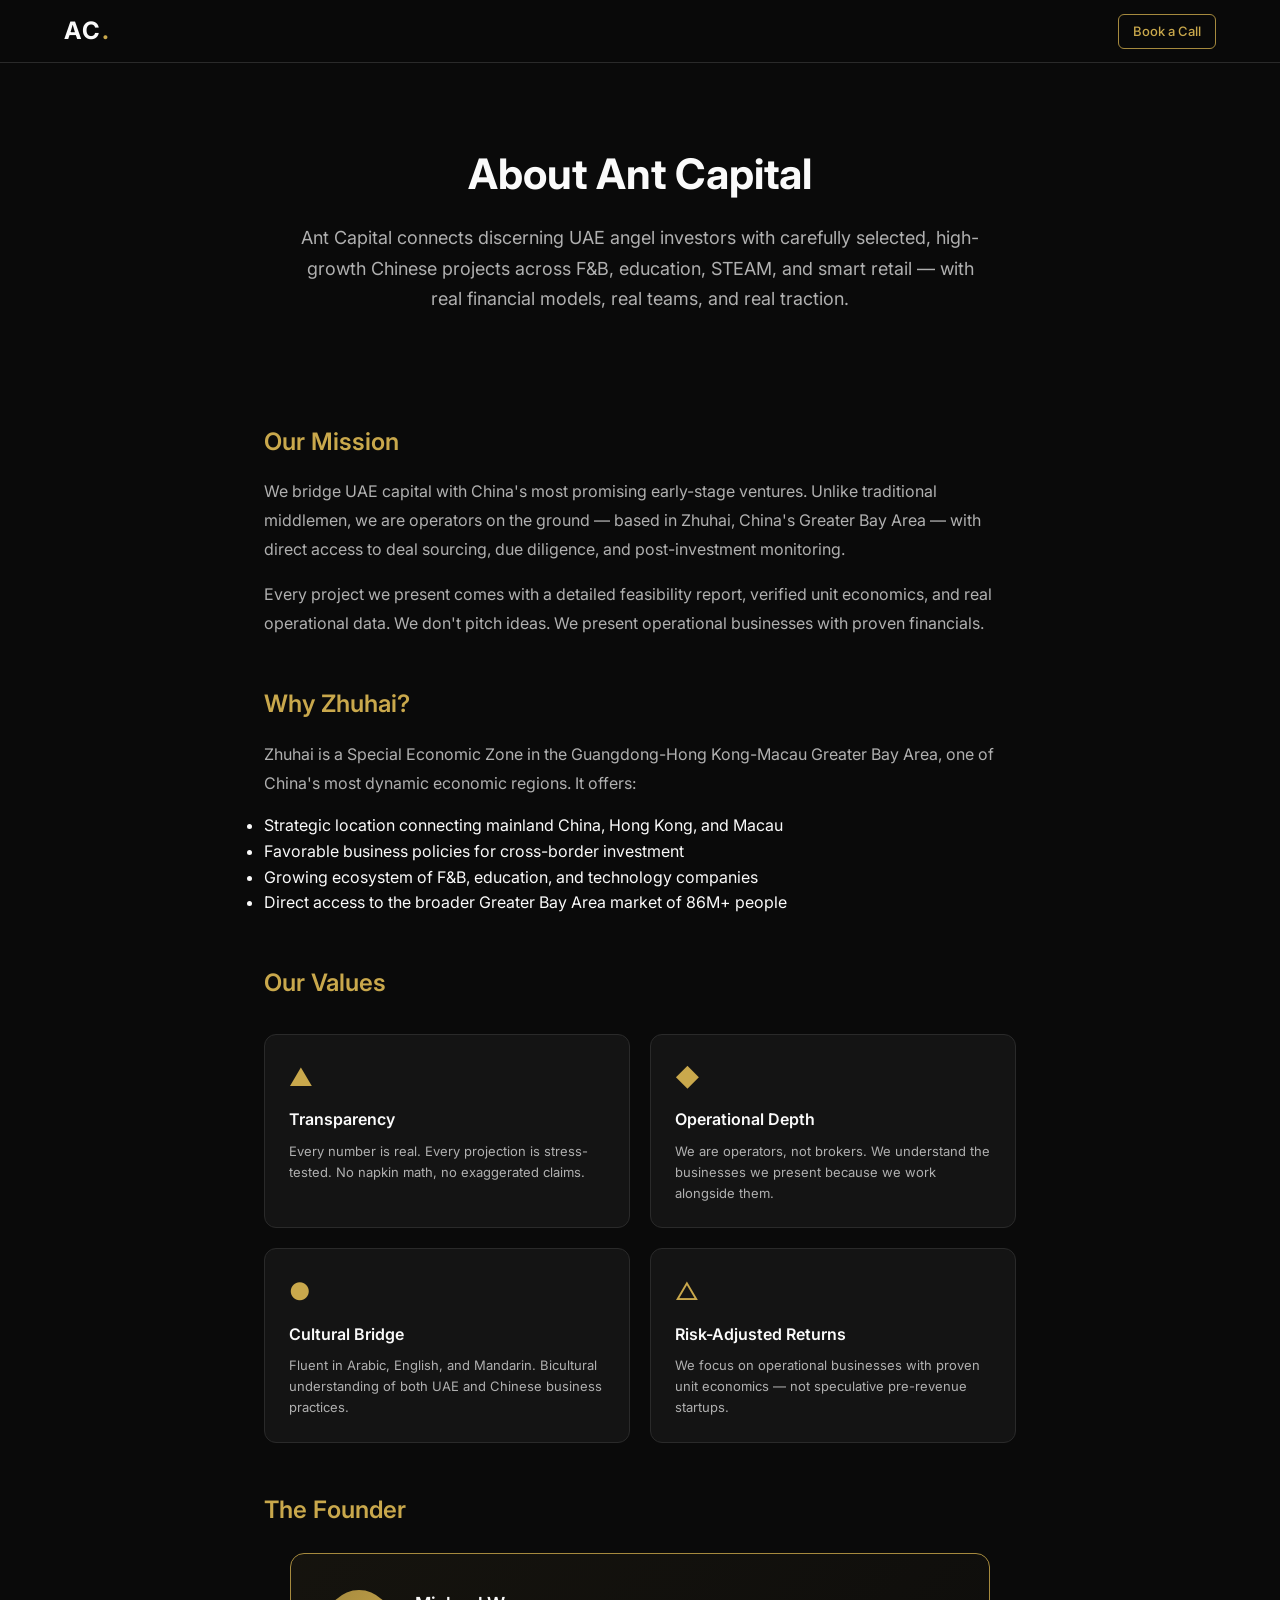
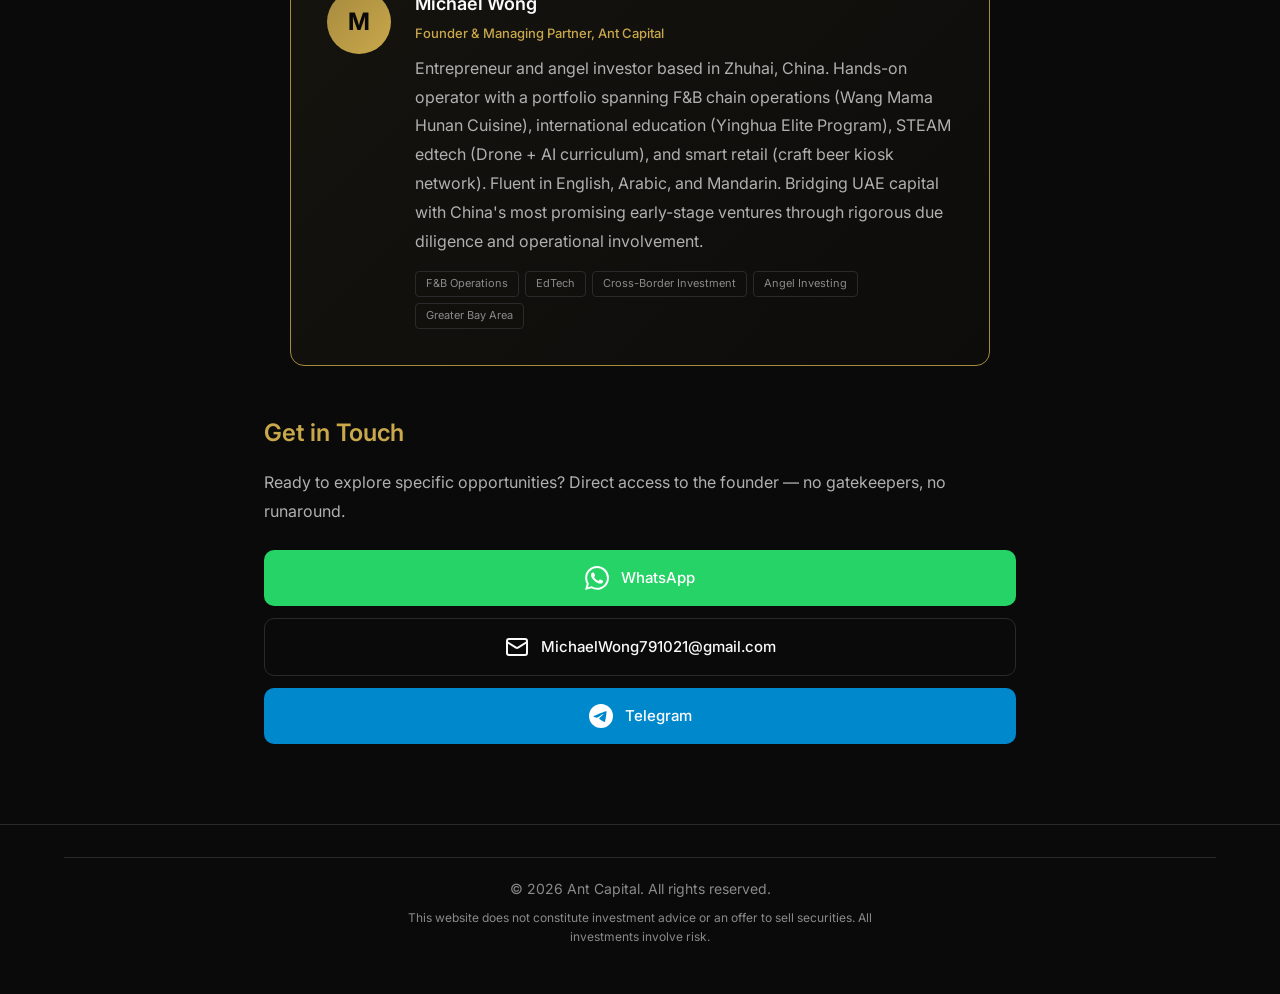
<file: about.html>
<!DOCTYPE html>
<html lang="en">
<head>
<meta charset="UTF-8">
<meta name="viewport" content="width=device-width, initial-scale=1.0">
<title>About Ant Capital | Connecting UAE Capital with China Growth</title>
<meta name="description" content="Ant Capital connects UAE angel investors with vetted Chinese high-growth projects. Based in Zhuhai, China. Learn about our mission, founder, and investment approach.">
<meta property="og:title" content="About Ant Capital">
<meta property="og:description" content="Connecting UAE angel investors with vetted Chinese high-growth projects across F&B, education, STEAM, and smart retail.">
<meta property="og:type" content="website">
<meta property="og:url" content="https://china-antcapital.com/about.html">
<meta property="og:image" content="https://china-antcapital.com/og-image.png">
<meta property="og:site_name" content="Ant Capital">
<meta name="twitter:card" content="summary_large_image">
<meta name="twitter:image" content="https://china-antcapital.com/og-image.png">
<link rel="canonical" href="https://china-antcapital.com/about.html">
<link rel="preconnect" href="https://fonts.googleapis.com">
<link href="https://fonts.googleapis.com/css2?family=Inter:wght@300;400;500;600;700&display=swap" rel="stylesheet">
<link rel="stylesheet" href="style.css">
<style>
  .about-hero { text-align: center; padding: 140px 24px 60px; }
  .about-hero h1 { font-size: clamp(28px, 4vw, 42px); font-weight: 700; margin-bottom: 16px; }
  .about-hero p { color: var(--gray-light); font-size: 18px; max-width: 700px; margin: 0 auto; line-height: 1.7; }
  .about-container { max-width: 800px; margin: 0 auto 80px; padding: 0 24px; }
  .about-container h2 { font-size: 24px; color: var(--gold); margin: 48px 0 16px; font-weight: 600; }
  .about-container p { font-size: 16px; line-height: 1.8; color: var(--gray-light); margin-bottom: 16px; }
  .about-values { display: grid; grid-template-columns: repeat(auto-fit, minmax(240px, 1fr)); gap: 20px; margin: 32px 0; }
  .about-value { background: var(--dark-card); border: 1px solid var(--dark-border); border-radius: 12px; padding: 24px; }
  .about-value h4 { font-size: 16px; font-weight: 600; margin-bottom: 8px; color: var(--white); }
  .about-value p { font-size: 13px; color: var(--gray-light); margin: 0; line-height: 1.6; }
  .about-value-icon { font-size: 24px; color: var(--gold); margin-bottom: 10px; }
</style>
<script type="application/ld+json">
{
  "@context": "https://schema.org",
  "@type": "AboutPage",
  "name": "About Ant Capital",
  "url": "https://china-antcapital.com/about.html",
  "mainEntity": {
    "@type": "Organization",
    "name": "Ant Capital",
    "url": "https://china-antcapital.com",
    "foundingDate": "2026",
    "founder": {
      "@type": "Person",
      "name": "Michael Wong",
      "jobTitle": "Founder & Managing Partner",
      "email": "MichaelWong791021@gmail.com"
    },
    "address": {
      "@type": "PostalAddress",
      "addressLocality": "Zhuhai",
      "addressCountry": "CN"
    }
  }
}
</script>
<script type="application/ld+json">
{
  "@context": "https://schema.org",
  "@type": "BreadcrumbList",
  "itemListElement": [
    { "@type": "ListItem", "position": 1, "name": "Home", "item": "https://china-antcapital.com/" },
    { "@type": "ListItem", "position": 2, "name": "About", "item": "https://china-antcapital.com/about.html" }
  ]
}
</script>
</head>
<body>
<nav class="topbar">
  <div class="topbar-inner">
    <a href="/" class="logo">AC<span class="logo-accent">.</span></a>
    <div class="topbar-right">
      <a href="/#contact" class="topbar-cta">Book a Call</a>
    </div>
  </div>
</nav>

<div class="about-hero">
  <h1>About Ant Capital</h1>
  <p>Ant Capital connects discerning UAE angel investors with carefully selected, high-growth Chinese projects across F&B, education, STEAM, and smart retail — with real financial models, real teams, and real traction.</p>
</div>

<div class="about-container">
  <h2>Our Mission</h2>
  <p>We bridge UAE capital with China's most promising early-stage ventures. Unlike traditional middlemen, we are operators on the ground — based in Zhuhai, China's Greater Bay Area — with direct access to deal sourcing, due diligence, and post-investment monitoring.</p>
  <p>Every project we present comes with a detailed feasibility report, verified unit economics, and real operational data. We don't pitch ideas. We present operational businesses with proven financials.</p>

  <h2>Why Zhuhai?</h2>
  <p>Zhuhai is a Special Economic Zone in the Guangdong-Hong Kong-Macau Greater Bay Area, one of China's most dynamic economic regions. It offers:</p>
  <ul>
    <li>Strategic location connecting mainland China, Hong Kong, and Macau</li>
    <li>Favorable business policies for cross-border investment</li>
    <li>Growing ecosystem of F&B, education, and technology companies</li>
    <li>Direct access to the broader Greater Bay Area market of 86M+ people</li>
  </ul>

  <h2>Our Values</h2>
  <div class="about-values">
    <div class="about-value">
      <div class="about-value-icon">&#9650;</div>
      <h4>Transparency</h4>
      <p>Every number is real. Every projection is stress-tested. No napkin math, no exaggerated claims.</p>
    </div>
    <div class="about-value">
      <div class="about-value-icon">&#9670;</div>
      <h4>Operational Depth</h4>
      <p>We are operators, not brokers. We understand the businesses we present because we work alongside them.</p>
    </div>
    <div class="about-value">
      <div class="about-value-icon">&#9679;</div>
      <h4>Cultural Bridge</h4>
      <p>Fluent in Arabic, English, and Mandarin. Bicultural understanding of both UAE and Chinese business practices.</p>
    </div>
    <div class="about-value">
      <div class="about-value-icon">&#9651;</div>
      <h4>Risk-Adjusted Returns</h4>
      <p>We focus on operational businesses with proven unit economics — not speculative pre-revenue startups.</p>
    </div>
  </div>

  <h2>The Founder</h2>
  <div class="team-single" style="margin-top: 24px;">
    <div class="team-card founder-card">
      <div class="team-avatar">M</div>
      <div class="team-info">
        <h3 class="team-name">Michael Wong</h3>
        <div class="team-role">Founder & Managing Partner, Ant Capital</div>
        <p class="team-bio">Entrepreneur and angel investor based in Zhuhai, China. Hands-on operator with a portfolio spanning F&B chain operations (Wang Mama Hunan Cuisine), international education (Yinghua Elite Program), STEAM edtech (Drone + AI curriculum), and smart retail (craft beer kiosk network). Fluent in English, Arabic, and Mandarin. Bridging UAE capital with China's most promising early-stage ventures through rigorous due diligence and operational involvement.</p>
        <div class="team-tags">
          <span class="team-tag">F&B Operations</span>
          <span class="team-tag">EdTech</span>
          <span class="team-tag">Cross-Border Investment</span>
          <span class="team-tag">Angel Investing</span>
          <span class="team-tag">Greater Bay Area</span>
        </div>
      </div>
    </div>
  </div>

  <h2>Get in Touch</h2>
  <p>Ready to explore specific opportunities? Direct access to the founder — no gatekeepers, no runaround.</p>
  <div class="contact-methods" style="margin-top: 24px;">
    <a href="https://wa.me/8618666983319" class="contact-btn whatsapp" target="_blank" rel="noopener">
      <svg width="24" height="24" viewBox="0 0 24 24" fill="currentColor"><path d="M17.472 14.382c-.297-.149-1.758-.867-2.03-.967-.273-.099-.471-.148-.67.15-.197.297-.767.966-.94 1.164-.173.199-.347.223-.644.075-.297-.15-1.255-.463-2.39-1.475-.883-.788-1.48-1.761-1.653-2.059-.173-.297-.018-.458.13-.606.134-.133.298-.347.446-.52.149-.174.198-.298.298-.497.099-.198.05-.371-.025-.52-.075-.149-.669-1.612-.916-2.207-.242-.579-.487-.5-.669-.51-.173-.008-.371-.01-.57-.01-.198 0-.52.074-.792.372-.272.297-1.04 1.016-1.04 2.479 0 1.462 1.065 2.875 1.213 3.074.149.198 2.096 3.2 5.077 4.487.709.306 1.262.489 1.694.625.712.227 1.36.195 1.871.118.571-.085 1.758-.719 2.006-1.413.248-.694.248-1.289.173-1.413-.074-.124-.272-.198-.57-.347m-5.421 7.403h-.004a9.87 9.87 0 01-5.031-1.378l-.361-.214-3.741.982.998-3.648-.235-.374a9.86 9.86 0 01-1.51-5.26c.001-5.45 4.436-9.884 9.888-9.884 2.64 0 5.122 1.03 6.988 2.898a9.825 9.825 0 012.893 6.994c-.003 5.45-4.437 9.884-9.885 9.884m8.413-18.297A11.815 11.815 0 0012.05 0C5.495 0 .16 5.335.157 11.892c0 2.096.547 4.142 1.588 5.945L.057 24l6.305-1.654a11.882 11.882 0 005.683 1.448h.005c6.554 0 11.89-5.335 11.893-11.893a11.821 11.821 0 00-3.48-8.413z"/></svg>
      <span>WhatsApp</span>
    </a>
    <a href="mailto:MichaelWong791021@gmail.com" class="contact-btn email">
      <svg width="24" height="24" viewBox="0 0 24 24" fill="none" stroke="currentColor" stroke-width="2" stroke-linecap="round" stroke-linejoin="round"><rect x="2" y="4" width="20" height="16" rx="2"/><path d="m22 7-8.97 5.7a1.94 1.94 0 0 1-2.06 0L2 7"/></svg>
      <span>MichaelWong791021@gmail.com</span>
    </a>
    <a href="https://t.me/MichaelWong7898" class="contact-btn telegram" target="_blank" rel="noopener">
      <svg width="24" height="24" viewBox="0 0 24 24" fill="currentColor"><path d="M11.944 0A12 12 0 0 0 0 12a12 12 0 0 0 12 12 12 12 0 0 0 12-12A12 12 0 0 0 12 0a12 12 0 0 0-.056 0zm4.962 7.224c.1-.002.321.023.465.14a.506.506 0 0 1 .171.325c.016.093.036.306.02.472-.18 1.898-.962 6.502-1.36 8.627-.168.9-.499 1.201-.82 1.23-.696.065-1.225-.46-1.9-.902-1.056-.693-1.653-1.124-2.678-1.8-1.185-.78-.417-1.21.258-1.91.177-.184 3.247-2.977 3.307-3.23.007-.032.014-.15-.056-.212s-.174-.041-.249-.024c-.106.024-1.793 1.14-5.061 3.345-.48.33-.913.49-1.302.48-.428-.008-1.252-.241-1.865-.44-.752-.245-1.349-.374-1.297-.789.027-.216.325-.437.893-.663 3.498-1.524 5.83-2.529 6.998-3.014 3.332-1.386 4.025-1.627 4.476-1.635z"/></svg>
      <span>Telegram</span>
    </a>
  </div>
</div>

<footer class="footer">
  <div class="container">
    <div class="footer-bottom">
      <p>&copy; 2026 Ant Capital. All rights reserved.</p>
      <p class="footer-disclaimer">This website does not constitute investment advice or an offer to sell securities. All investments involve risk.</p>
    </div>
  </div>
</footer>
<script src="stats.js"></script>
</body>
</html>
</file>
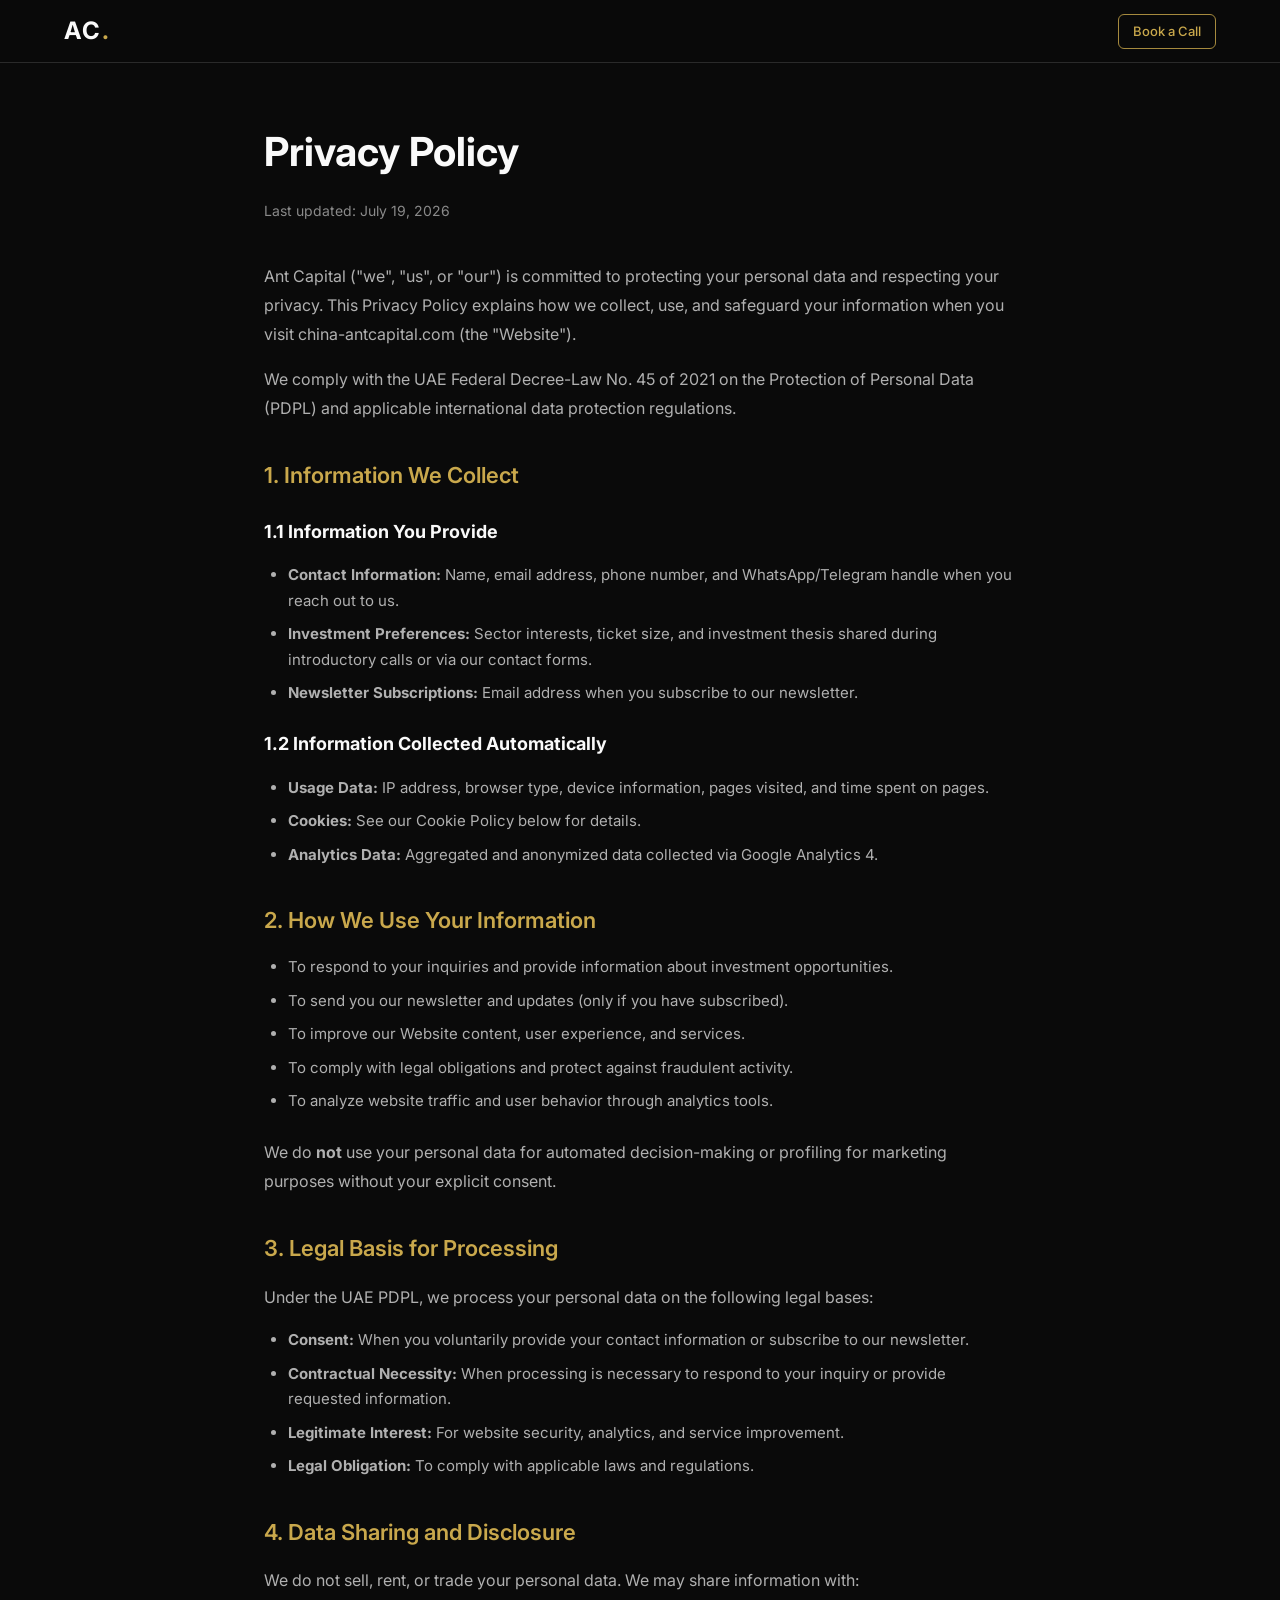
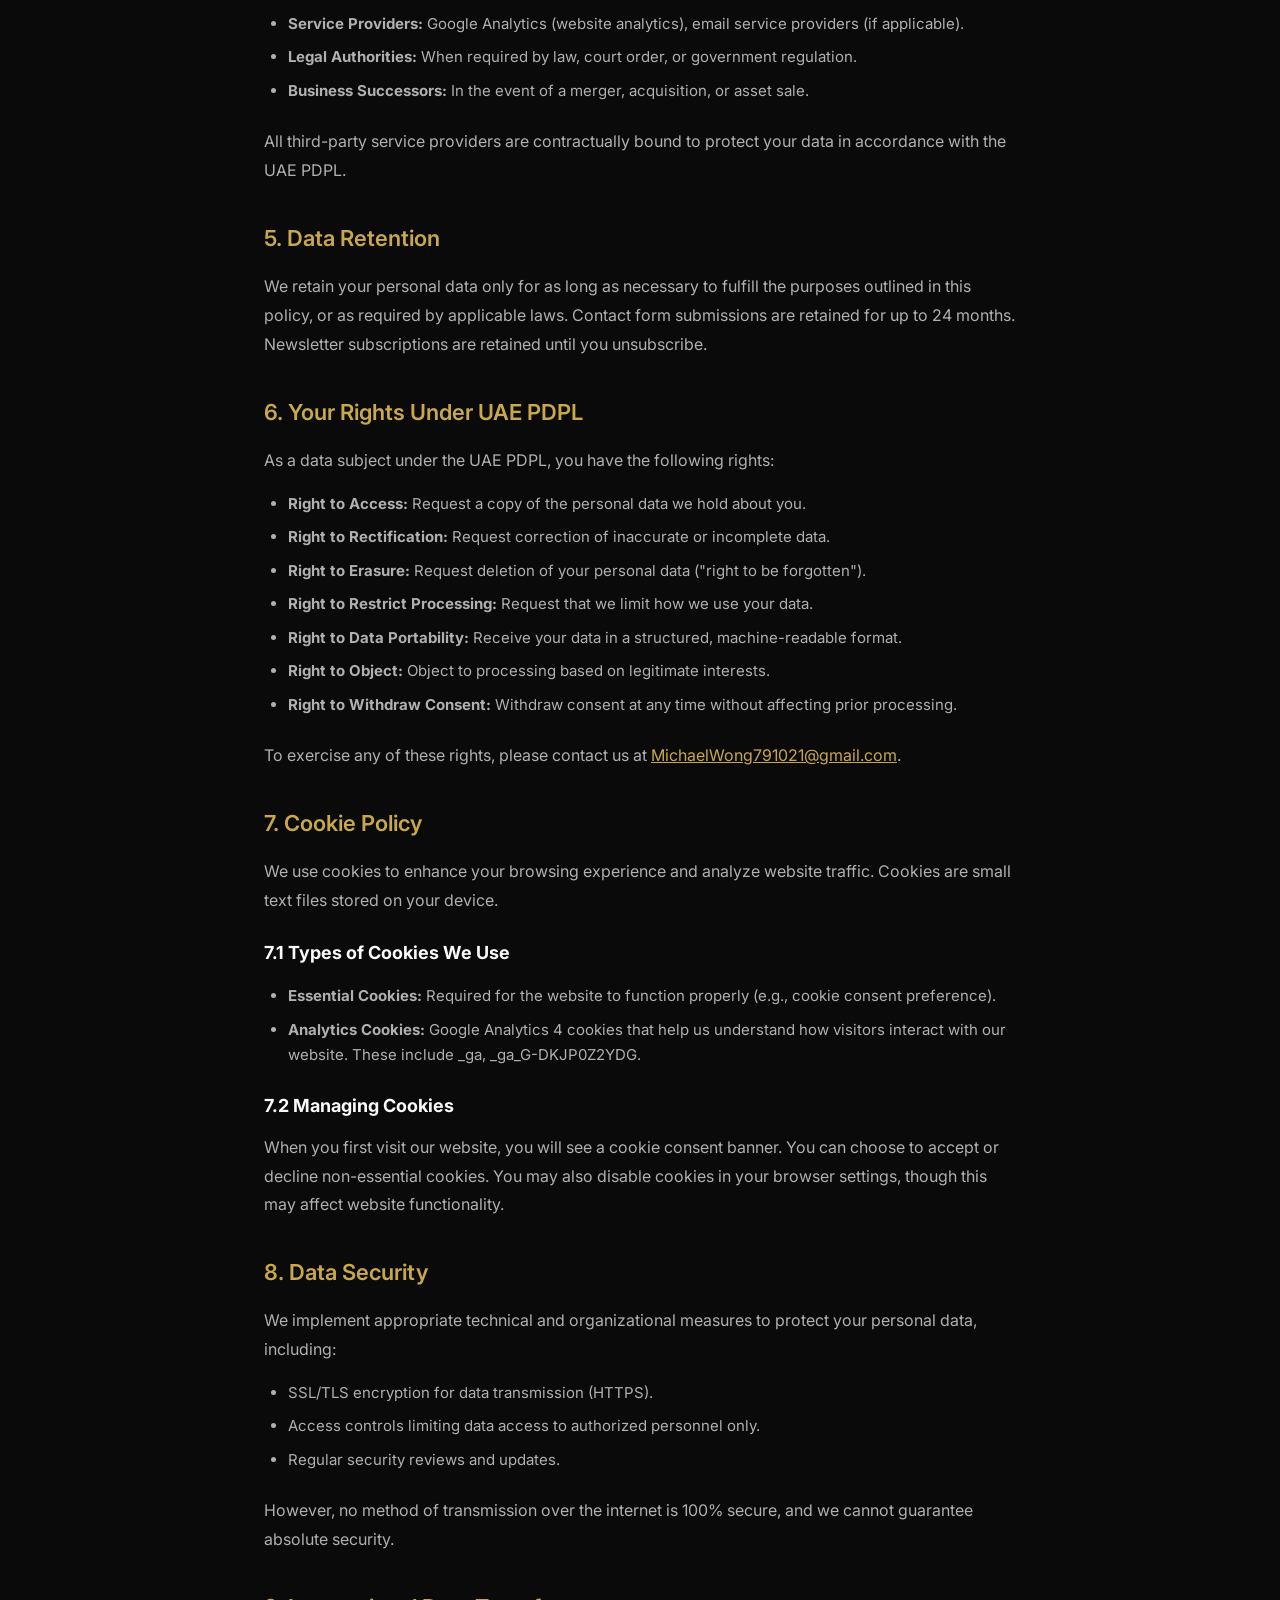
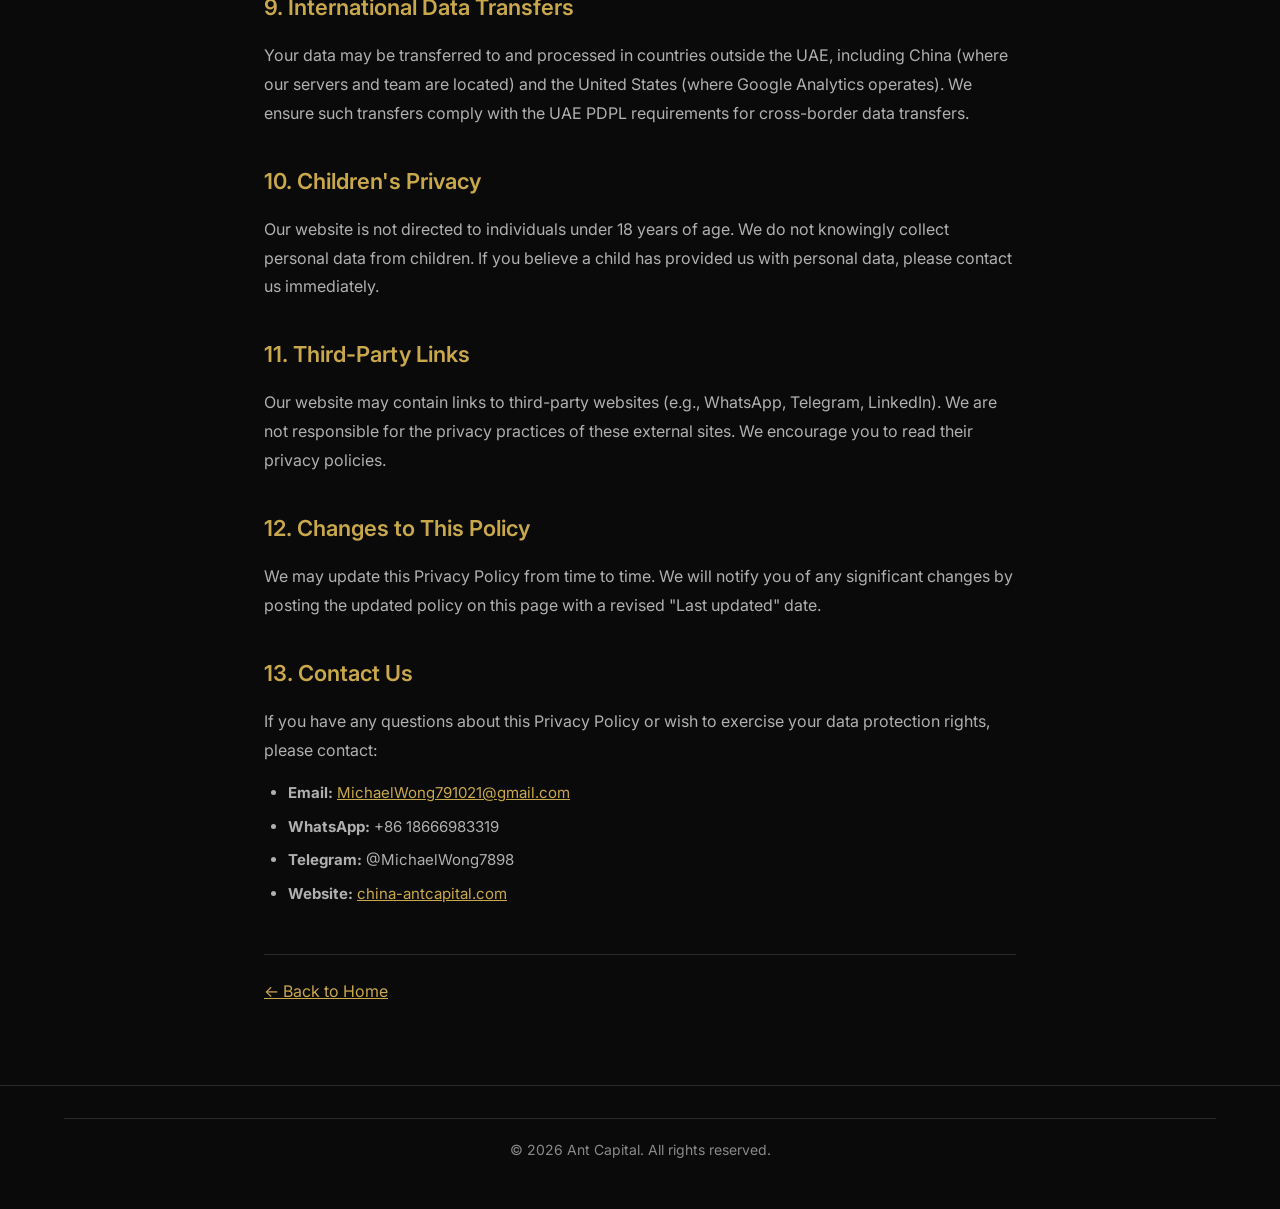
<file: privacy-policy.html>
<!DOCTYPE html>
<html lang="en">
<head>
<meta charset="UTF-8">
<meta name="viewport" content="width=device-width, initial-scale=1.0">
<title>Privacy Policy | Ant Capital</title>
<meta name="description" content="Ant Capital Privacy Policy - How we collect, use, and protect your personal data in compliance with UAE PDPL.">
<meta property="og:title" content="Privacy Policy | Ant Capital">
<meta property="og:type" content="website">
<meta property="og:url" content="https://china-antcapital.com/privacy-policy.html">
<link rel="canonical" href="https://china-antcapital.com/privacy-policy.html">
<link rel="preconnect" href="https://fonts.googleapis.com">
<link href="https://fonts.googleapis.com/css2?family=Inter:wght@300;400;500;600;700&display=swap" rel="stylesheet">
<link rel="stylesheet" href="style.css">
</head>
<body>
<nav class="topbar">
  <div class="topbar-inner">
    <a href="/" class="logo">AC<span class="logo-accent">.</span></a>
    <div class="topbar-right">
      <a href="/#contact" class="topbar-cta">Book a Call</a>
    </div>
  </div>
</nav>

<div class="legal-container">
  <h1>Privacy Policy</h1>
  <div class="legal-date">Last updated: July 19, 2026</div>

  <p>Ant Capital ("we", "us", or "our") is committed to protecting your personal data and respecting your privacy. This Privacy Policy explains how we collect, use, and safeguard your information when you visit china-antcapital.com (the "Website").</p>
  <p>We comply with the UAE Federal Decree-Law No. 45 of 2021 on the Protection of Personal Data (PDPL) and applicable international data protection regulations.</p>

  <h2>1. Information We Collect</h2>
  <h3>1.1 Information You Provide</h3>
  <ul>
    <li><strong>Contact Information:</strong> Name, email address, phone number, and WhatsApp/Telegram handle when you reach out to us.</li>
    <li><strong>Investment Preferences:</strong> Sector interests, ticket size, and investment thesis shared during introductory calls or via our contact forms.</li>
    <li><strong>Newsletter Subscriptions:</strong> Email address when you subscribe to our newsletter.</li>
  </ul>
  <h3>1.2 Information Collected Automatically</h3>
  <ul>
    <li><strong>Usage Data:</strong> IP address, browser type, device information, pages visited, and time spent on pages.</li>
    <li><strong>Cookies:</strong> See our Cookie Policy below for details.</li>
    <li><strong>Analytics Data:</strong> Aggregated and anonymized data collected via Google Analytics 4.</li>
  </ul>

  <h2>2. How We Use Your Information</h2>
  <ul>
    <li>To respond to your inquiries and provide information about investment opportunities.</li>
    <li>To send you our newsletter and updates (only if you have subscribed).</li>
    <li>To improve our Website content, user experience, and services.</li>
    <li>To comply with legal obligations and protect against fraudulent activity.</li>
    <li>To analyze website traffic and user behavior through analytics tools.</li>
  </ul>
  <p>We do <strong>not</strong> use your personal data for automated decision-making or profiling for marketing purposes without your explicit consent.</p>

  <h2>3. Legal Basis for Processing</h2>
  <p>Under the UAE PDPL, we process your personal data on the following legal bases:</p>
  <ul>
    <li><strong>Consent:</strong> When you voluntarily provide your contact information or subscribe to our newsletter.</li>
    <li><strong>Contractual Necessity:</strong> When processing is necessary to respond to your inquiry or provide requested information.</li>
    <li><strong>Legitimate Interest:</strong> For website security, analytics, and service improvement.</li>
    <li><strong>Legal Obligation:</strong> To comply with applicable laws and regulations.</li>
  </ul>

  <h2>4. Data Sharing and Disclosure</h2>
  <p>We do not sell, rent, or trade your personal data. We may share information with:</p>
  <ul>
    <li><strong>Service Providers:</strong> Google Analytics (website analytics), email service providers (if applicable).</li>
    <li><strong>Legal Authorities:</strong> When required by law, court order, or government regulation.</li>
    <li><strong>Business Successors:</strong> In the event of a merger, acquisition, or asset sale.</li>
  </ul>
  <p>All third-party service providers are contractually bound to protect your data in accordance with the UAE PDPL.</p>

  <h2>5. Data Retention</h2>
  <p>We retain your personal data only for as long as necessary to fulfill the purposes outlined in this policy, or as required by applicable laws. Contact form submissions are retained for up to 24 months. Newsletter subscriptions are retained until you unsubscribe.</p>

  <h2>6. Your Rights Under UAE PDPL</h2>
  <p>As a data subject under the UAE PDPL, you have the following rights:</p>
  <ul>
    <li><strong>Right to Access:</strong> Request a copy of the personal data we hold about you.</li>
    <li><strong>Right to Rectification:</strong> Request correction of inaccurate or incomplete data.</li>
    <li><strong>Right to Erasure:</strong> Request deletion of your personal data ("right to be forgotten").</li>
    <li><strong>Right to Restrict Processing:</strong> Request that we limit how we use your data.</li>
    <li><strong>Right to Data Portability:</strong> Receive your data in a structured, machine-readable format.</li>
    <li><strong>Right to Object:</strong> Object to processing based on legitimate interests.</li>
    <li><strong>Right to Withdraw Consent:</strong> Withdraw consent at any time without affecting prior processing.</li>
  </ul>
  <p>To exercise any of these rights, please contact us at <a href="mailto:MichaelWong791021@gmail.com">MichaelWong791021@gmail.com</a>.</p>

  <h2 id="cookies">7. Cookie Policy</h2>
  <p>We use cookies to enhance your browsing experience and analyze website traffic. Cookies are small text files stored on your device.</p>
  <h3>7.1 Types of Cookies We Use</h3>
  <ul>
    <li><strong>Essential Cookies:</strong> Required for the website to function properly (e.g., cookie consent preference).</li>
    <li><strong>Analytics Cookies:</strong> Google Analytics 4 cookies that help us understand how visitors interact with our website. These include _ga, _ga_G-DKJP0Z2YDG.</li>
  </ul>
  <h3>7.2 Managing Cookies</h3>
  <p>When you first visit our website, you will see a cookie consent banner. You can choose to accept or decline non-essential cookies. You may also disable cookies in your browser settings, though this may affect website functionality.</p>

  <h2>8. Data Security</h2>
  <p>We implement appropriate technical and organizational measures to protect your personal data, including:</p>
  <ul>
    <li>SSL/TLS encryption for data transmission (HTTPS).</li>
    <li>Access controls limiting data access to authorized personnel only.</li>
    <li>Regular security reviews and updates.</li>
  </ul>
  <p>However, no method of transmission over the internet is 100% secure, and we cannot guarantee absolute security.</p>

  <h2>9. International Data Transfers</h2>
  <p>Your data may be transferred to and processed in countries outside the UAE, including China (where our servers and team are located) and the United States (where Google Analytics operates). We ensure such transfers comply with the UAE PDPL requirements for cross-border data transfers.</p>

  <h2>10. Children's Privacy</h2>
  <p>Our website is not directed to individuals under 18 years of age. We do not knowingly collect personal data from children. If you believe a child has provided us with personal data, please contact us immediately.</p>

  <h2>11. Third-Party Links</h2>
  <p>Our website may contain links to third-party websites (e.g., WhatsApp, Telegram, LinkedIn). We are not responsible for the privacy practices of these external sites. We encourage you to read their privacy policies.</p>

  <h2>12. Changes to This Policy</h2>
  <p>We may update this Privacy Policy from time to time. We will notify you of any significant changes by posting the updated policy on this page with a revised "Last updated" date.</p>

  <h2>13. Contact Us</h2>
  <p>If you have any questions about this Privacy Policy or wish to exercise your data protection rights, please contact:</p>
  <ul>
    <li><strong>Email:</strong> <a href="mailto:MichaelWong791021@gmail.com">MichaelWong791021@gmail.com</a></li>
    <li><strong>WhatsApp:</strong> +86 18666983319</li>
    <li><strong>Telegram:</strong> @MichaelWong7898</li>
    <li><strong>Website:</strong> <a href="https://china-antcapital.com">china-antcapital.com</a></li>
  </ul>

  <div style="margin-top: 48px; padding-top: 24px; border-top: 1px solid var(--dark-border);">
    <a href="/">&larr; Back to Home</a>
  </div>
</div>

<footer class="footer">
  <div class="container">
    <div class="footer-bottom">
      <p>&copy; 2026 Ant Capital. All rights reserved.</p>
    </div>
  </div>
</footer>
<script src="stats.js"></script>
</body>
</html>
</file>
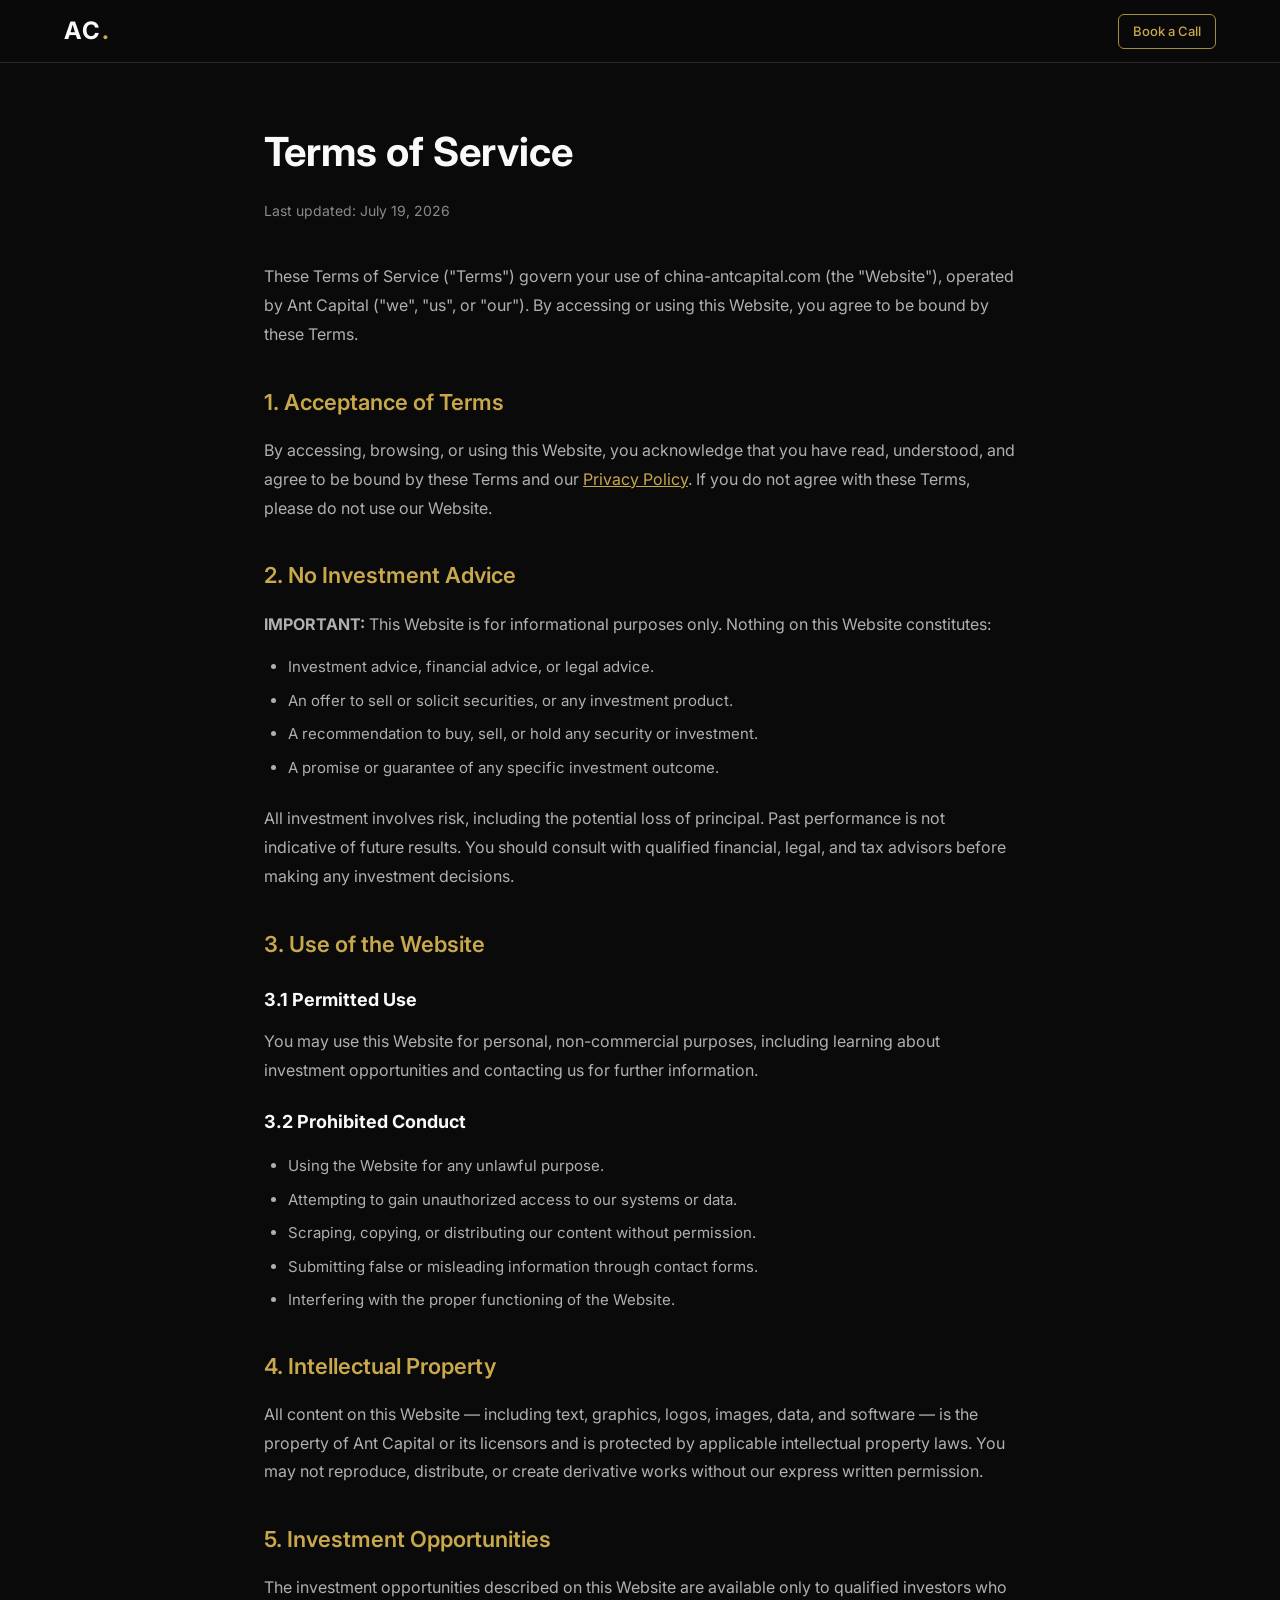
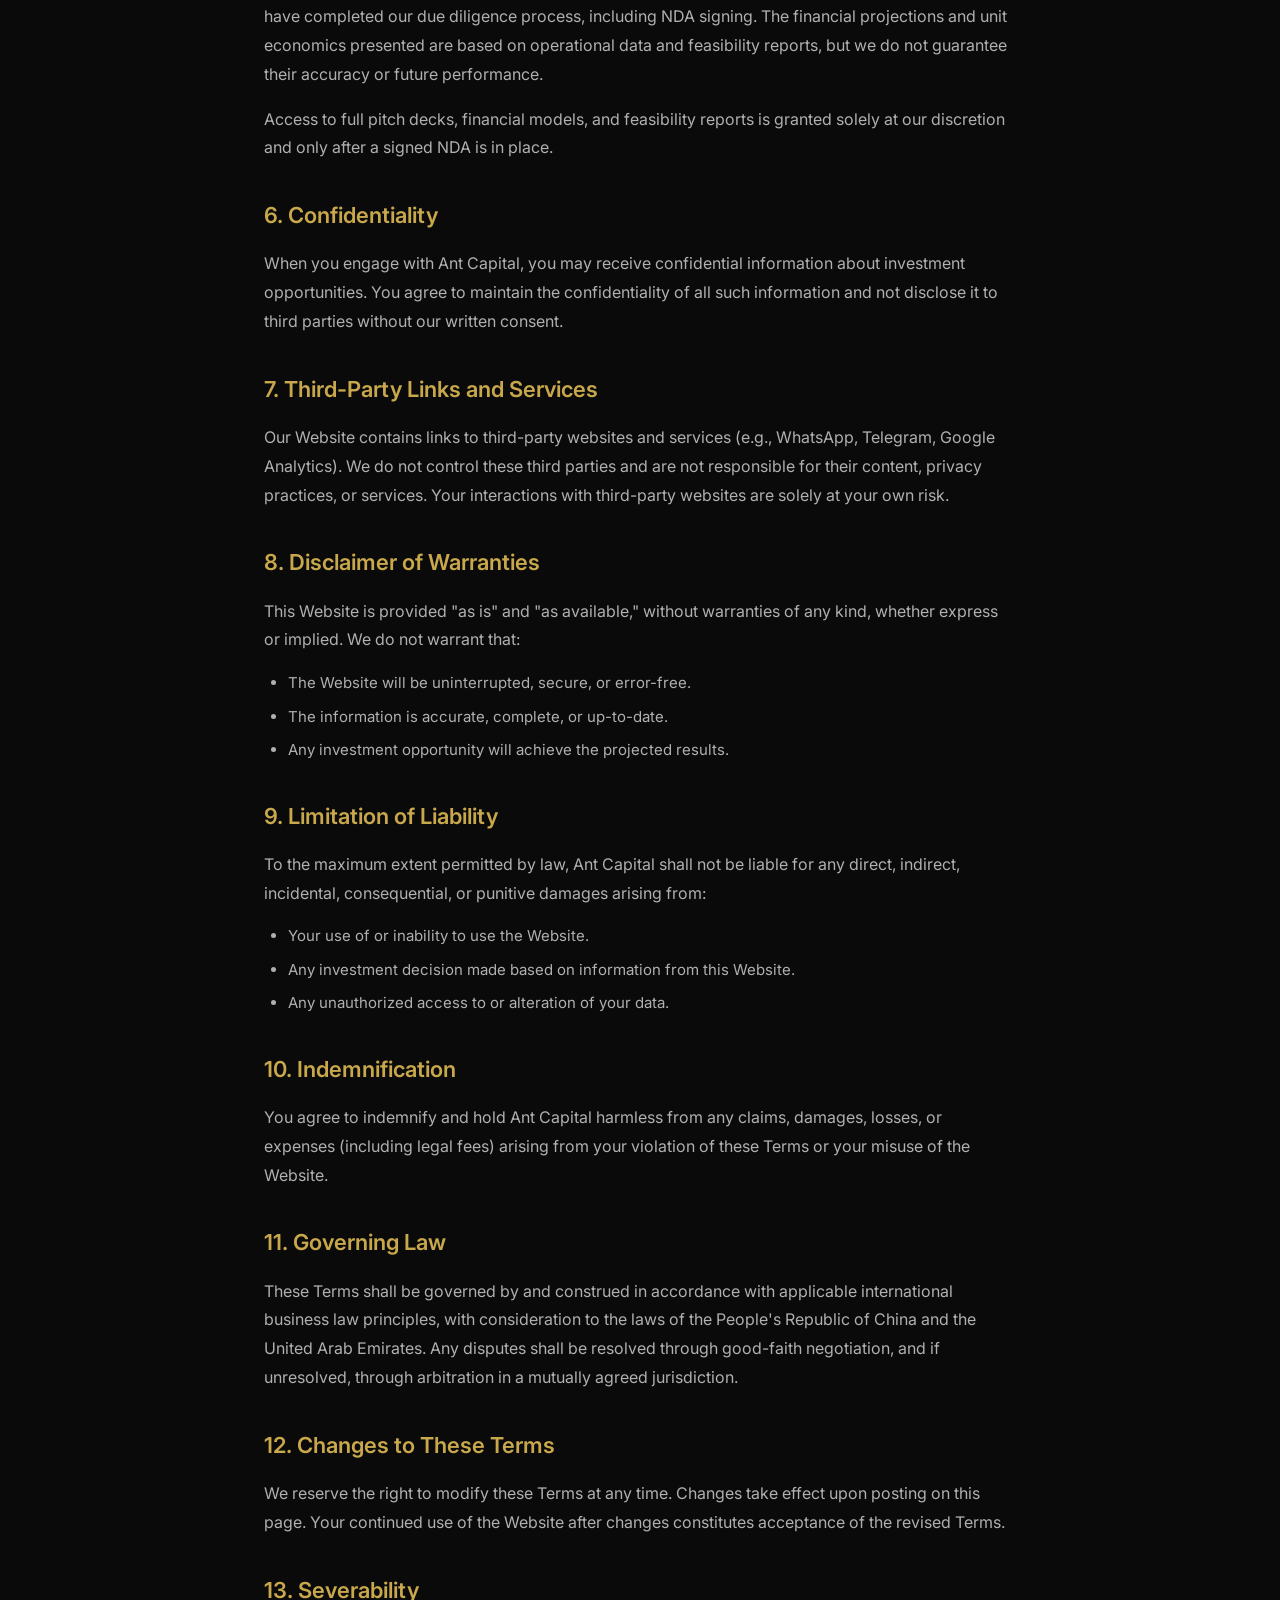
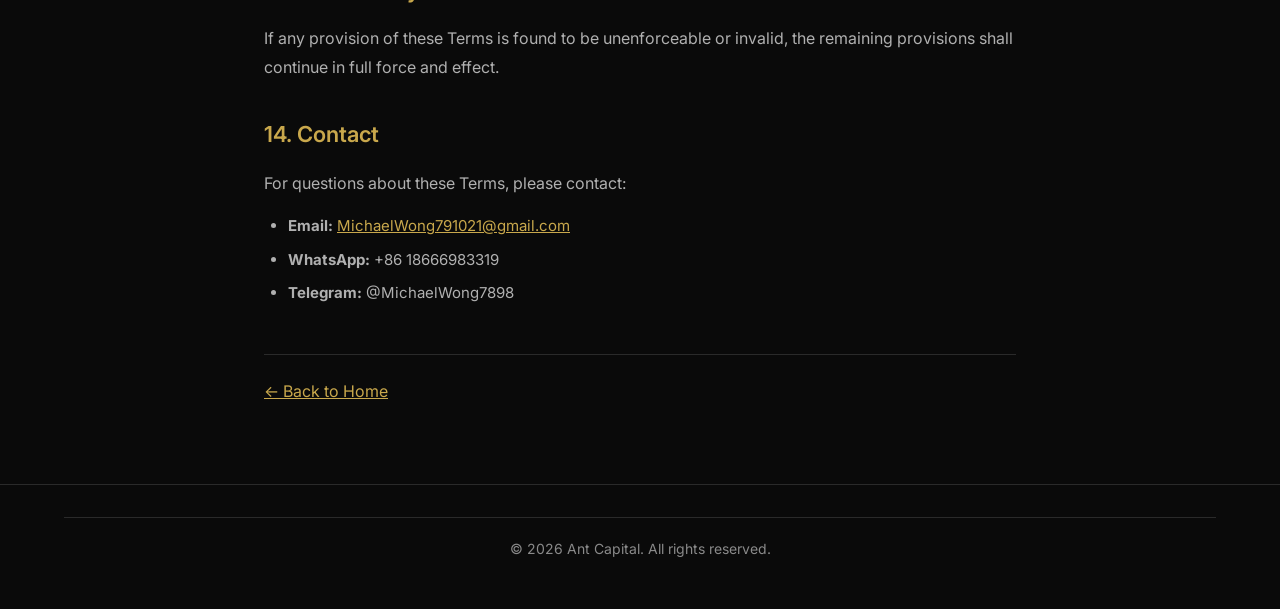
<file: terms.html>
<!DOCTYPE html>
<html lang="en">
<head>
<meta charset="UTF-8">
<meta name="viewport" content="width=device-width, initial-scale=1.0">
<title>Terms of Service | Ant Capital</title>
<meta name="description" content="Ant Capital Terms of Service - Legal terms governing the use of our website and investment information.">
<meta property="og:title" content="Terms of Service | Ant Capital">
<meta property="og:type" content="website">
<meta property="og:url" content="https://china-antcapital.com/terms.html">
<link rel="canonical" href="https://china-antcapital.com/terms.html">
<link rel="preconnect" href="https://fonts.googleapis.com">
<link href="https://fonts.googleapis.com/css2?family=Inter:wght@300;400;500;600;700&display=swap" rel="stylesheet">
<link rel="stylesheet" href="style.css">
</head>
<body>
<nav class="topbar">
  <div class="topbar-inner">
    <a href="/" class="logo">AC<span class="logo-accent">.</span></a>
    <div class="topbar-right">
      <a href="/#contact" class="topbar-cta">Book a Call</a>
    </div>
  </div>
</nav>

<div class="legal-container">
  <h1>Terms of Service</h1>
  <div class="legal-date">Last updated: July 19, 2026</div>

  <p>These Terms of Service ("Terms") govern your use of china-antcapital.com (the "Website"), operated by Ant Capital ("we", "us", or "our"). By accessing or using this Website, you agree to be bound by these Terms.</p>

  <h2>1. Acceptance of Terms</h2>
  <p>By accessing, browsing, or using this Website, you acknowledge that you have read, understood, and agree to be bound by these Terms and our <a href="privacy-policy.html">Privacy Policy</a>. If you do not agree with these Terms, please do not use our Website.</p>

  <h2>2. No Investment Advice</h2>
  <p><strong>IMPORTANT:</strong> This Website is for informational purposes only. Nothing on this Website constitutes:</p>
  <ul>
    <li>Investment advice, financial advice, or legal advice.</li>
    <li>An offer to sell or solicit securities, or any investment product.</li>
    <li>A recommendation to buy, sell, or hold any security or investment.</li>
    <li>A promise or guarantee of any specific investment outcome.</li>
  </ul>
  <p>All investment involves risk, including the potential loss of principal. Past performance is not indicative of future results. You should consult with qualified financial, legal, and tax advisors before making any investment decisions.</p>

  <h2>3. Use of the Website</h3>
  <h3>3.1 Permitted Use</h3>
  <p>You may use this Website for personal, non-commercial purposes, including learning about investment opportunities and contacting us for further information.</p>
  <h3>3.2 Prohibited Conduct</h3>
  <ul>
    <li>Using the Website for any unlawful purpose.</li>
    <li>Attempting to gain unauthorized access to our systems or data.</li>
    <li>Scraping, copying, or distributing our content without permission.</li>
    <li>Submitting false or misleading information through contact forms.</li>
    <li>Interfering with the proper functioning of the Website.</li>
  </ul>

  <h2>4. Intellectual Property</h2>
  <p>All content on this Website — including text, graphics, logos, images, data, and software — is the property of Ant Capital or its licensors and is protected by applicable intellectual property laws. You may not reproduce, distribute, or create derivative works without our express written permission.</p>

  <h2>5. Investment Opportunities</h2>
  <p>The investment opportunities described on this Website are available only to qualified investors who have completed our due diligence process, including NDA signing. The financial projections and unit economics presented are based on operational data and feasibility reports, but we do not guarantee their accuracy or future performance.</p>
  <p>Access to full pitch decks, financial models, and feasibility reports is granted solely at our discretion and only after a signed NDA is in place.</p>

  <h2>6. Confidentiality</h2>
  <p>When you engage with Ant Capital, you may receive confidential information about investment opportunities. You agree to maintain the confidentiality of all such information and not disclose it to third parties without our written consent.</p>

  <h2>7. Third-Party Links and Services</h2>
  <p>Our Website contains links to third-party websites and services (e.g., WhatsApp, Telegram, Google Analytics). We do not control these third parties and are not responsible for their content, privacy practices, or services. Your interactions with third-party websites are solely at your own risk.</p>

  <h2>8. Disclaimer of Warranties</h2>
  <p>This Website is provided "as is" and "as available," without warranties of any kind, whether express or implied. We do not warrant that:</p>
  <ul>
    <li>The Website will be uninterrupted, secure, or error-free.</li>
    <li>The information is accurate, complete, or up-to-date.</li>
    <li>Any investment opportunity will achieve the projected results.</li>
  </ul>

  <h2>9. Limitation of Liability</h2>
  <p>To the maximum extent permitted by law, Ant Capital shall not be liable for any direct, indirect, incidental, consequential, or punitive damages arising from:</p>
  <ul>
    <li>Your use of or inability to use the Website.</li>
    <li>Any investment decision made based on information from this Website.</li>
    <li>Any unauthorized access to or alteration of your data.</li>
  </ul>

  <h2>10. Indemnification</h2>
  <p>You agree to indemnify and hold Ant Capital harmless from any claims, damages, losses, or expenses (including legal fees) arising from your violation of these Terms or your misuse of the Website.</p>

  <h2>11. Governing Law</h2>
  <p>These Terms shall be governed by and construed in accordance with applicable international business law principles, with consideration to the laws of the People's Republic of China and the United Arab Emirates. Any disputes shall be resolved through good-faith negotiation, and if unresolved, through arbitration in a mutually agreed jurisdiction.</p>

  <h2>12. Changes to These Terms</h2>
  <p>We reserve the right to modify these Terms at any time. Changes take effect upon posting on this page. Your continued use of the Website after changes constitutes acceptance of the revised Terms.</p>

  <h2>13. Severability</h2>
  <p>If any provision of these Terms is found to be unenforceable or invalid, the remaining provisions shall continue in full force and effect.</p>

  <h2>14. Contact</h2>
  <p>For questions about these Terms, please contact:</p>
  <ul>
    <li><strong>Email:</strong> <a href="mailto:MichaelWong791021@gmail.com">MichaelWong791021@gmail.com</a></li>
    <li><strong>WhatsApp:</strong> +86 18666983319</li>
    <li><strong>Telegram:</strong> @MichaelWong7898</li>
  </ul>

  <div style="margin-top: 48px; padding-top: 24px; border-top: 1px solid var(--dark-border);">
    <a href="/">&larr; Back to Home</a>
  </div>
</div>

<footer class="footer">
  <div class="container">
    <div class="footer-bottom">
      <p>&copy; 2026 Ant Capital. All rights reserved.</p>
    </div>
  </div>
</footer>
<script src="stats.js"></script>
</body>
</html>
</file>
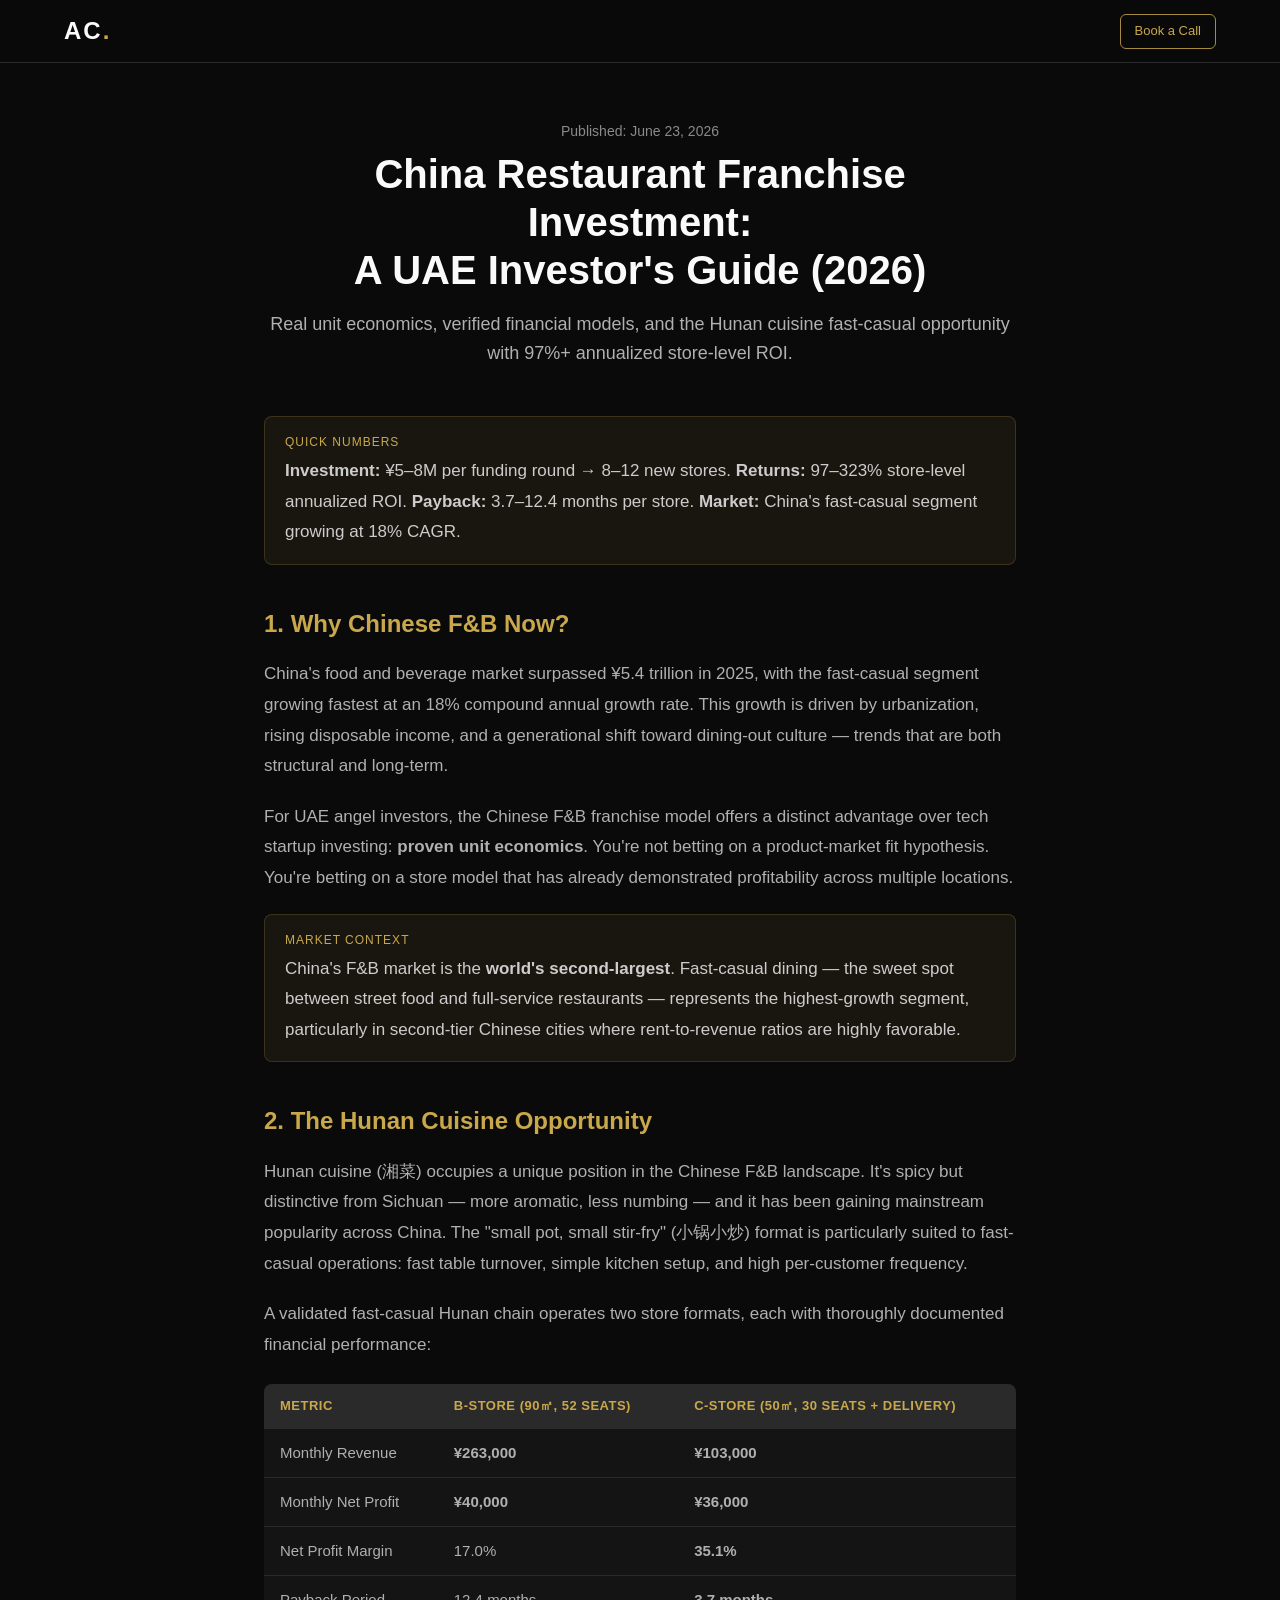
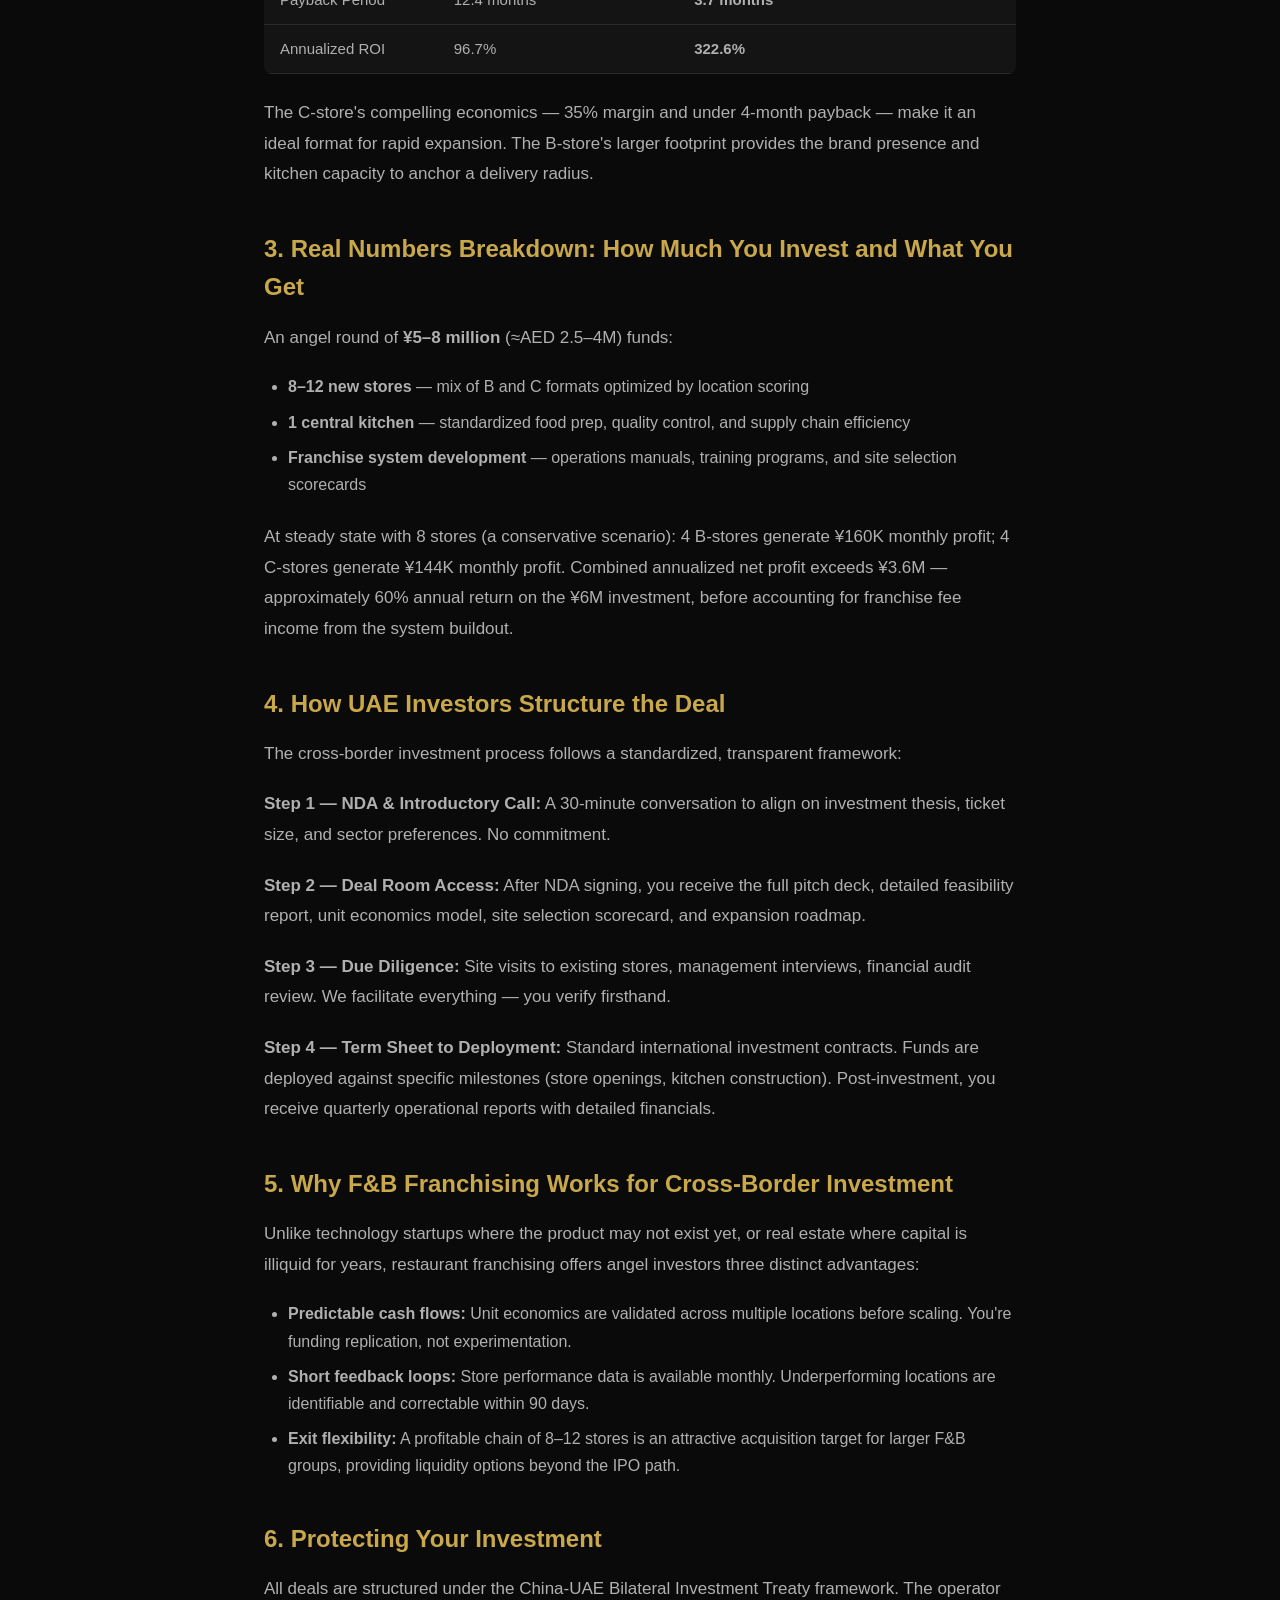
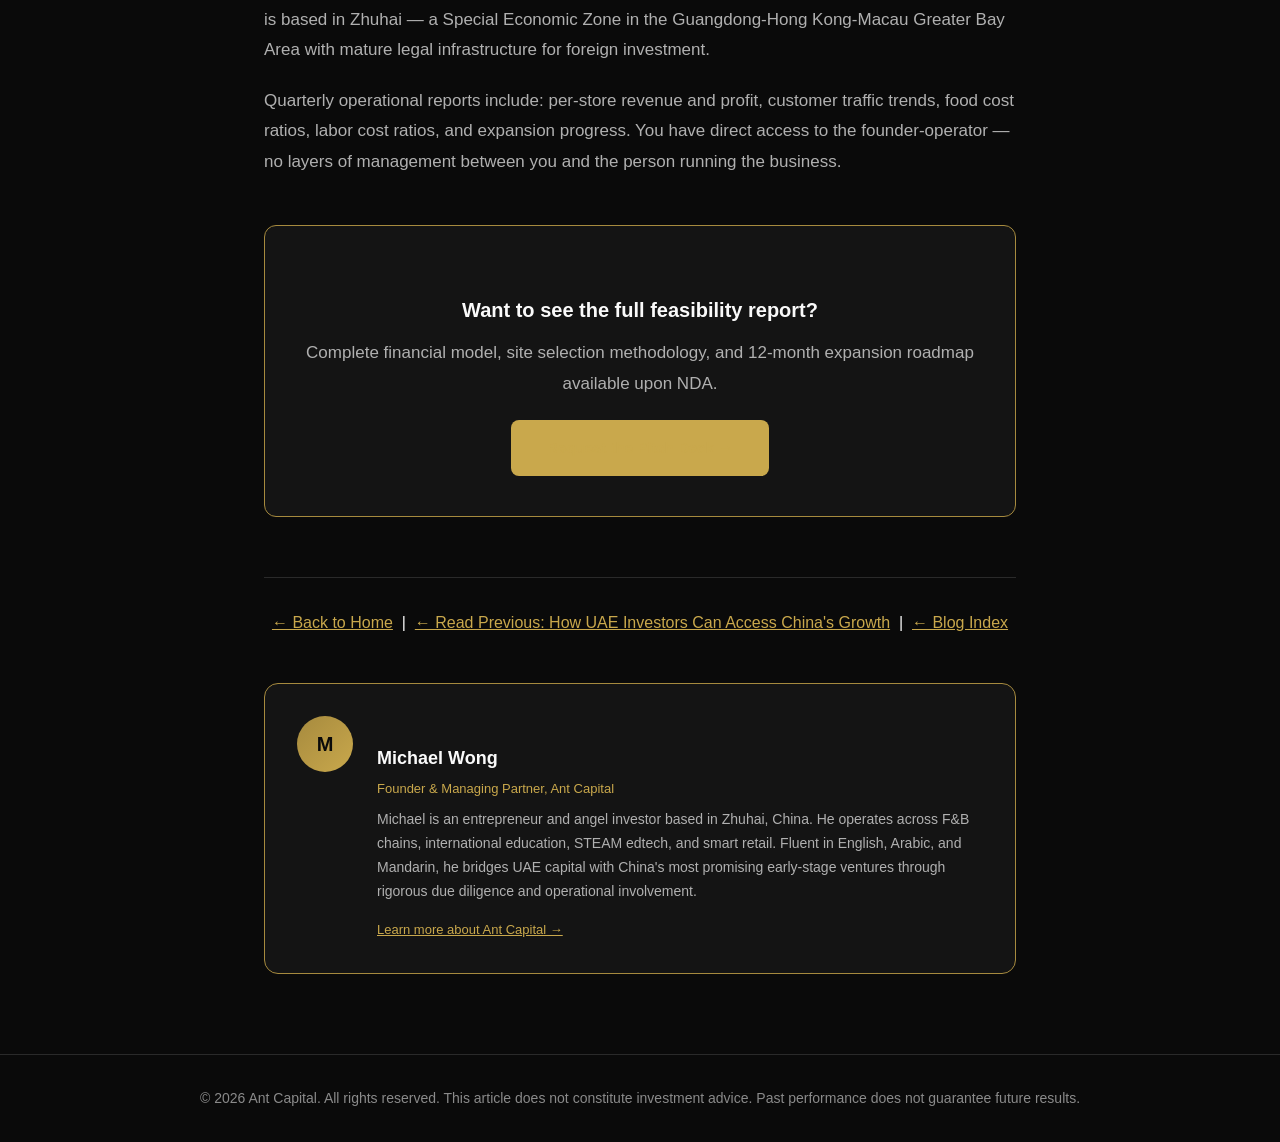
<file: blog/china-franchise-investment.html>
<!DOCTYPE html>
<html lang="en">
<head>
<meta charset="UTF-8">
<meta name="viewport" content="width=device-width, initial-scale=1.0">
<title>China Restaurant Franchise Investment: A UAE Investor's Guide (2026) | Ant Capital</title>
<meta name="description" content="A data-driven guide for UAE investors exploring Chinese restaurant franchise opportunities. Real unit economics, market analysis, and the Hunan cuisine opportunity with 97%+ annualized ROI.">
<meta property="og:title" content="China Restaurant Franchise Investment: A UAE Investor's Guide (2026)">
<meta property="og:description" content="Real unit economics, verified financial models, and the Hunan cuisine franchise opportunity for UAE angel investors.">
<meta property="og:type" content="article">
<meta property="og:url" content="https://china-antcapital.com/blog/china-franchise-investment.html">
<meta property="og:image" content="https://china-antcapital.com/og-image.png">
<meta property="og:site_name" content="Ant Capital">
<meta property="article:published_time" content="2026-06-23">
<meta property="article:author" content="Michael Wong">
<meta name="twitter:card" content="summary_large_image">
<meta name="twitter:title" content="China Restaurant Franchise Investment: A UAE Investor's Guide (2026)">
<meta name="twitter:description" content="Real unit economics, verified financial models, and the Hunan cuisine franchise opportunity with 97%+ annualized ROI for UAE angel investors.">
<meta name="twitter:image" content="https://china-antcapital.com/og-image.png">
<link rel="canonical" href="https://china-antcapital.com/blog/china-franchise-investment.html">
<link rel="stylesheet" href="../style.css">
<style>
  .blog-container { max-width: 800px; margin: 120px auto 80px; padding: 0 24px; }
  .blog-header { text-align: center; margin-bottom: 48px; }
  .blog-date { font-size: 14px; color: var(--gray); margin-bottom: 8px; }
  .blog-title { font-size: clamp(28px, 4vw, 40px); font-weight: 700; line-height: 1.2; margin-bottom: 16px; }
  .blog-subtitle { font-size: 18px; color: var(--gray-light); font-weight: 300; }
  .blog-body h2 { font-size: 24px; color: var(--gold); margin: 40px 0 16px; font-weight: 600; }
  .blog-body h3 { font-size: 20px; margin: 28px 0 12px; color: var(--white); }
  .blog-body p { font-size: 17px; line-height: 1.8; color: var(--gray-light); margin-bottom: 20px; }
  .blog-body ul { margin: 16px 0 24px 24px; }
  .blog-body li { font-size: 16px; color: var(--gray-light); line-height: 1.7; margin-bottom: 8px; }
  .blog-body a { color: var(--gold); text-decoration: underline; }
  .blog-body .metrics-table {
    width: 100%;
    border-collapse: collapse;
    margin: 24px 0;
    font-size: 15px;
    background: var(--dark-card);
    border-radius: 8px;
    overflow: hidden;
  }
  .blog-body .metrics-table th {
    background: #2A2A2A;
    color: var(--gold);
    padding: 12px 16px;
    text-align: left;
    font-weight: 600;
    font-size: 13px;
    text-transform: uppercase;
    letter-spacing: 0.5px;
  }
  .blog-body .metrics-table td {
    padding: 12px 16px;
    border-bottom: 1px solid var(--dark-border);
    color: var(--gray-light);
  }
  .blog-body .data-point {
    background: rgba(201,168,76,0.08);
    border: 1px solid rgba(201,168,76,0.2);
    border-radius: 8px;
    padding: 16px 20px;
    margin: 16px 0;
    font-size: 15px;
  }
  .blog-body .data-point .label { font-size: 12px; color: var(--gold); text-transform: uppercase; letter-spacing: 1px; margin-bottom: 4px; }
  .blog-cta {
    text-align: center;
    margin-top: 48px;
    padding: 40px;
    background: var(--dark-card);
    border: 1px solid var(--gold-dark);
    border-radius: 12px;
  }
  .blog-cta h3 { margin-bottom: 12px; }
  .blog-cta p { color: var(--gray-light); margin-bottom: 20px; }
  .blog-nav { text-align: center; margin-top: 60px; padding-top: 32px; border-top: 1px solid var(--dark-border); }
  @media (max-width: 768px) {
    .blog-container { margin-top: 100px; }
    .blog-body p { font-size: 16px; }
  }
</style>
<!-- Schema: Article -->
<script type="application/ld+json">
{
  "@context": "https://schema.org",
  "@type": "Article",
  "headline": "China Restaurant Franchise Investment: A UAE Investor's Guide (2026)",
  "description": "A data-driven guide for UAE investors exploring Chinese restaurant franchise opportunities. Real unit economics, market analysis, and the Hunan cuisine opportunity with 97%+ annualized ROI.",
  "image": "https://china-antcapital.com/og-image.png",
  "datePublished": "2026-06-23",
  "dateModified": "2026-07-17",
  "author": {
    "@type": "Person",
    "name": "Michael Wong",
    "url": "https://china-antcapital.com/"
  },
  "publisher": {
    "@type": "Organization",
    "name": "Ant Capital",
    "url": "https://china-antcapital.com/",
    "logo": {
      "@type": "ImageObject",
      "url": "https://china-antcapital.com/og-image.png"
    }
  },
  "mainEntityOfPage": {
    "@type": "WebPage",
    "@id": "https://china-antcapital.com/blog/china-franchise-investment.html"
  },
  "about": ["China franchise investment", "Hunan cuisine", "restaurant ROI", "UAE angel investors", "F&B franchise"]
}
</script>
<!-- Schema: FAQPage -->
<script type="application/ld+json">
{
  "@context": "https://schema.org",
  "@type": "FAQPage",
  "mainEntity": [
    {
      "@type": "Question",
      "name": "Why invest in Chinese F&B franchises now?",
      "acceptedAnswer": {
        "@type": "Answer",
        "text": "China's food and beverage market surpassed 5.4 trillion yuan in 2025, with the fast-casual segment growing at an 18% CAGR. For UAE angel investors, the advantage is proven unit economics — you are betting on a store model that has already demonstrated profitability across multiple locations, not a hypothesis."
      }
    },
    {
      "@type": "Question",
      "name": "What makes Hunan cuisine a good franchise investment?",
      "acceptedAnswer": {
        "@type": "Answer",
        "text": "Hunan cuisine (xiangcai) is spicy but distinctive from Sichuan — more aromatic, less numbing — and has been gaining mainstream popularity across China. The 'small pot, small stir-fry' format is ideal for fast-casual: fast table turnover, simple kitchen setup, and high per-customer frequency."
      }
    },
    {
      "@type": "Question",
      "name": "What are the unit economics for the restaurant stores?",
      "acceptedAnswer": {
        "@type": "Answer",
        "text": "The B-store (90 sqm, 52 seats) generates 263,000 yuan monthly revenue with 40,000 yuan net profit (17% margin, 12.4-month payback, 96.7% annualized ROI). The C-store (50 sqm, 30 seats + delivery) generates 103,000 yuan monthly revenue with 36,000 yuan net profit (35.1% margin, 3.7-month payback, 322.6% annualized ROI)."
      }
    },
    {
      "@type": "Question",
      "name": "How much investment is needed for the restaurant franchise?",
      "acceptedAnswer": {
        "@type": "Answer",
        "text": "An angel round of 5-8 million yuan (approximately AED 2.5-4M) funds 8-12 new stores, a central kitchen for standardized food prep, and franchise system development including operations manuals, training programs, and site selection scorecards."
      }
    },
    {
      "@type": "Question",
      "name": "How is the cross-border investment structured for UAE investors?",
      "acceptedAnswer": {
        "@type": "Answer",
        "text": "The process follows: NDA and introductory call, deal room access with full pitch deck and feasibility report, due diligence with site visits and financial audit, then term sheet to capital deployment with quarterly operational reports. All deals structured under the China-UAE Bilateral Investment Treaty framework."
      }
    },
    {
      "@type": "Question",
      "name": "Why does F&B franchising work for cross-border investment?",
      "acceptedAnswer": {
        "@type": "Answer",
        "text": "Three advantages: predictable cash flows from validated unit economics across multiple locations, short feedback loops with monthly store performance data, and exit flexibility — a profitable chain of 8-12 stores is an attractive acquisition target for larger F&B groups."
      }
    }
  ]
}
</script>
<!-- Schema: BreadcrumbList -->
<script type="application/ld+json">
{
  "@context": "https://schema.org",
  "@type": "BreadcrumbList",
  "itemListElement": [
    {
      "@type": "ListItem",
      "position": 1,
      "name": "Home",
      "item": "https://china-antcapital.com/"
    },
    {
      "@type": "ListItem",
      "position": 2,
      "name": "China Franchise Investment Guide",
      "item": "https://china-antcapital.com/blog/china-franchise-investment.html"
    }
  ]
}
</script>
</head>
<body>
<nav class="topbar">
  <div class="topbar-inner">
    <a href="../" class="logo">AC<span class="logo-accent">.</span></a>
    <div class="topbar-right">
      <a href="../#contact" class="topbar-cta">Book a Call</a>
    </div>
  </div>
</nav>

<div class="blog-container">
  <div class="blog-header">
    <div class="blog-date">Published: June 23, 2026</div>
    <h1 class="blog-title">China Restaurant Franchise Investment:<br>A UAE Investor's Guide (2026)</h1>
    <p class="blog-subtitle">Real unit economics, verified financial models, and the Hunan cuisine fast-casual opportunity with 97%+ annualized store-level ROI.</p>
  </div>

  <div class="blog-body">
    <div class="data-point">
      <div class="label">Quick Numbers</div>
      <p style="margin:0;color:#CCC;"><strong>Investment:</strong> ¥5–8M per funding round → 8–12 new stores. <strong>Returns:</strong> 97–323% store-level annualized ROI. <strong>Payback:</strong> 3.7–12.4 months per store. <strong>Market:</strong> China's fast-casual segment growing at 18% CAGR.</p>
    </div>

    <h2>1. Why Chinese F&B Now?</h2>
    <p>China's food and beverage market surpassed ¥5.4 trillion in 2025, with the fast-casual segment growing fastest at an 18% compound annual growth rate. This growth is driven by urbanization, rising disposable income, and a generational shift toward dining-out culture — trends that are both structural and long-term.</p>

    <p>For UAE angel investors, the Chinese F&B franchise model offers a distinct advantage over tech startup investing: <strong>proven unit economics</strong>. You're not betting on a product-market fit hypothesis. You're betting on a store model that has already demonstrated profitability across multiple locations.</p>

    <div class="data-point">
      <div class="label">Market Context</div>
      <p style="margin:0;color:#CCC;">China's F&B market is the <strong>world's second-largest</strong>. Fast-casual dining — the sweet spot between street food and full-service restaurants — represents the highest-growth segment, particularly in second-tier Chinese cities where rent-to-revenue ratios are highly favorable.</p>
    </div>

    <h2>2. The Hunan Cuisine Opportunity</h2>
    <p>Hunan cuisine (湘菜) occupies a unique position in the Chinese F&B landscape. It's spicy but distinctive from Sichuan — more aromatic, less numbing — and it has been gaining mainstream popularity across China. The "small pot, small stir-fry" (小锅小炒) format is particularly suited to fast-casual operations: fast table turnover, simple kitchen setup, and high per-customer frequency.</p>

    <p>A validated fast-casual Hunan chain operates two store formats, each with thoroughly documented financial performance:</p>

    <table class="metrics-table">
      <thead>
        <tr>
          <th>Metric</th>
          <th>B-Store (90㎡, 52 seats)</th>
          <th>C-Store (50㎡, 30 seats + delivery)</th>
        </tr>
      </thead>
      <tbody>
        <tr>
          <td>Monthly Revenue</td>
          <td><strong>¥263,000</strong></td>
          <td><strong>¥103,000</strong></td>
        </tr>
        <tr>
          <td>Monthly Net Profit</td>
          <td><strong>¥40,000</strong></td>
          <td><strong>¥36,000</strong></td>
        </tr>
        <tr>
          <td>Net Profit Margin</td>
          <td>17.0%</td>
          <td><strong>35.1%</strong></td>
        </tr>
        <tr>
          <td>Payback Period</td>
          <td>12.4 months</td>
          <td><strong>3.7 months</strong></td>
        </tr>
        <tr>
          <td>Annualized ROI</td>
          <td>96.7%</td>
          <td><strong>322.6%</strong></td>
        </tr>
      </tbody>
    </table>

    <p>The C-store's compelling economics — 35% margin and under 4-month payback — make it an ideal format for rapid expansion. The B-store's larger footprint provides the brand presence and kitchen capacity to anchor a delivery radius.</p>

    <h2>3. Real Numbers Breakdown: How Much You Invest and What You Get</h2>
    <p>An angel round of <strong>¥5–8 million</strong> (≈AED 2.5–4M) funds:</p>
    <ul>
      <li><strong>8–12 new stores</strong> — mix of B and C formats optimized by location scoring</li>
      <li><strong>1 central kitchen</strong> — standardized food prep, quality control, and supply chain efficiency</li>
      <li><strong>Franchise system development</strong> — operations manuals, training programs, and site selection scorecards</li>
    </ul>

    <p>At steady state with 8 stores (a conservative scenario): 4 B-stores generate ¥160K monthly profit; 4 C-stores generate ¥144K monthly profit. Combined annualized net profit exceeds ¥3.6M — approximately 60% annual return on the ¥6M investment, before accounting for franchise fee income from the system buildout.</p>

    <h2>4. How UAE Investors Structure the Deal</h2>
    <p>The cross-border investment process follows a standardized, transparent framework:</p>

    <p><strong>Step 1 — NDA & Introductory Call:</strong> A 30-minute conversation to align on investment thesis, ticket size, and sector preferences. No commitment.</p>

    <p><strong>Step 2 — Deal Room Access:</strong> After NDA signing, you receive the full pitch deck, detailed feasibility report, unit economics model, site selection scorecard, and expansion roadmap.</p>

    <p><strong>Step 3 — Due Diligence:</strong> Site visits to existing stores, management interviews, financial audit review. We facilitate everything — you verify firsthand.</p>

    <p><strong>Step 4 — Term Sheet to Deployment:</strong> Standard international investment contracts. Funds are deployed against specific milestones (store openings, kitchen construction). Post-investment, you receive quarterly operational reports with detailed financials.</p>

    <h2>5. Why F&B Franchising Works for Cross-Border Investment</h2>
    <p>Unlike technology startups where the product may not exist yet, or real estate where capital is illiquid for years, restaurant franchising offers angel investors three distinct advantages:</p>
    <ul>
      <li><strong>Predictable cash flows:</strong> Unit economics are validated across multiple locations before scaling. You're funding replication, not experimentation.</li>
      <li><strong>Short feedback loops:</strong> Store performance data is available monthly. Underperforming locations are identifiable and correctable within 90 days.</li>
      <li><strong>Exit flexibility:</strong> A profitable chain of 8–12 stores is an attractive acquisition target for larger F&B groups, providing liquidity options beyond the IPO path.</li>
    </ul>

    <h2>6. Protecting Your Investment</h2>
    <p>All deals are structured under the China-UAE Bilateral Investment Treaty framework. The operator is based in Zhuhai — a Special Economic Zone in the Guangdong-Hong Kong-Macau Greater Bay Area with mature legal infrastructure for foreign investment.</p>

    <p>Quarterly operational reports include: per-store revenue and profit, customer traffic trends, food cost ratios, labor cost ratios, and expansion progress. You have direct access to the founder-operator — no layers of management between you and the person running the business.</p>

    <div class="blog-cta">
      <h3>Want to see the full feasibility report?</h3>
      <p>Complete financial model, site selection methodology, and 12-month expansion roadmap available upon NDA.</p>
      <a href="../#contact" class="btn btn-primary">Request the Pitch Deck →</a>
    </div>

    <div class="blog-nav">
      <a href="../">← Back to Home</a> &nbsp;|&nbsp; <a href="invest-in-china-guide.html">← Read Previous: How UAE Investors Can Access China's Growth</a> &nbsp;|&nbsp; <a href="../blog/">← Blog Index</a>
    </div>

    <!-- Author Bio -->
    <div style="margin-top: 48px; padding: 32px; background: var(--dark-card); border: 1px solid var(--gold-dark); border-radius: 14px; display: flex; gap: 24px; align-items: flex-start;">
      <div class="team-avatar" style="width: 56px; height: 56px; font-size: 20px;">M</div>
      <div>
        <h3 style="font-size: 18px; font-weight: 600; margin-bottom: 4px;">Michael Wong</h3>
        <p style="font-size: 13px; color: var(--gold); margin-bottom: 8px;">Founder & Managing Partner, Ant Capital</p>
        <p style="font-size: 14px; color: var(--gray-light); line-height: 1.7; margin-bottom: 12px;">Michael is an entrepreneur and angel investor based in Zhuhai, China. He operates across F&B chains, international education, STEAM edtech, and smart retail. Fluent in English, Arabic, and Mandarin, he bridges UAE capital with China's most promising early-stage ventures through rigorous due diligence and operational involvement.</p>
        <a href="../about.html" style="font-size: 13px; color: var(--gold); text-decoration: underline;">Learn more about Ant Capital →</a>
      </div>
    </div>
  </div>
</div>

<footer class="footer">
  <div class="container">
    <p>&copy; 2026 Ant Capital. All rights reserved. This article does not constitute investment advice. Past performance does not guarantee future results.</p>
  </div>
</footer>
</body>
</html>
</file>
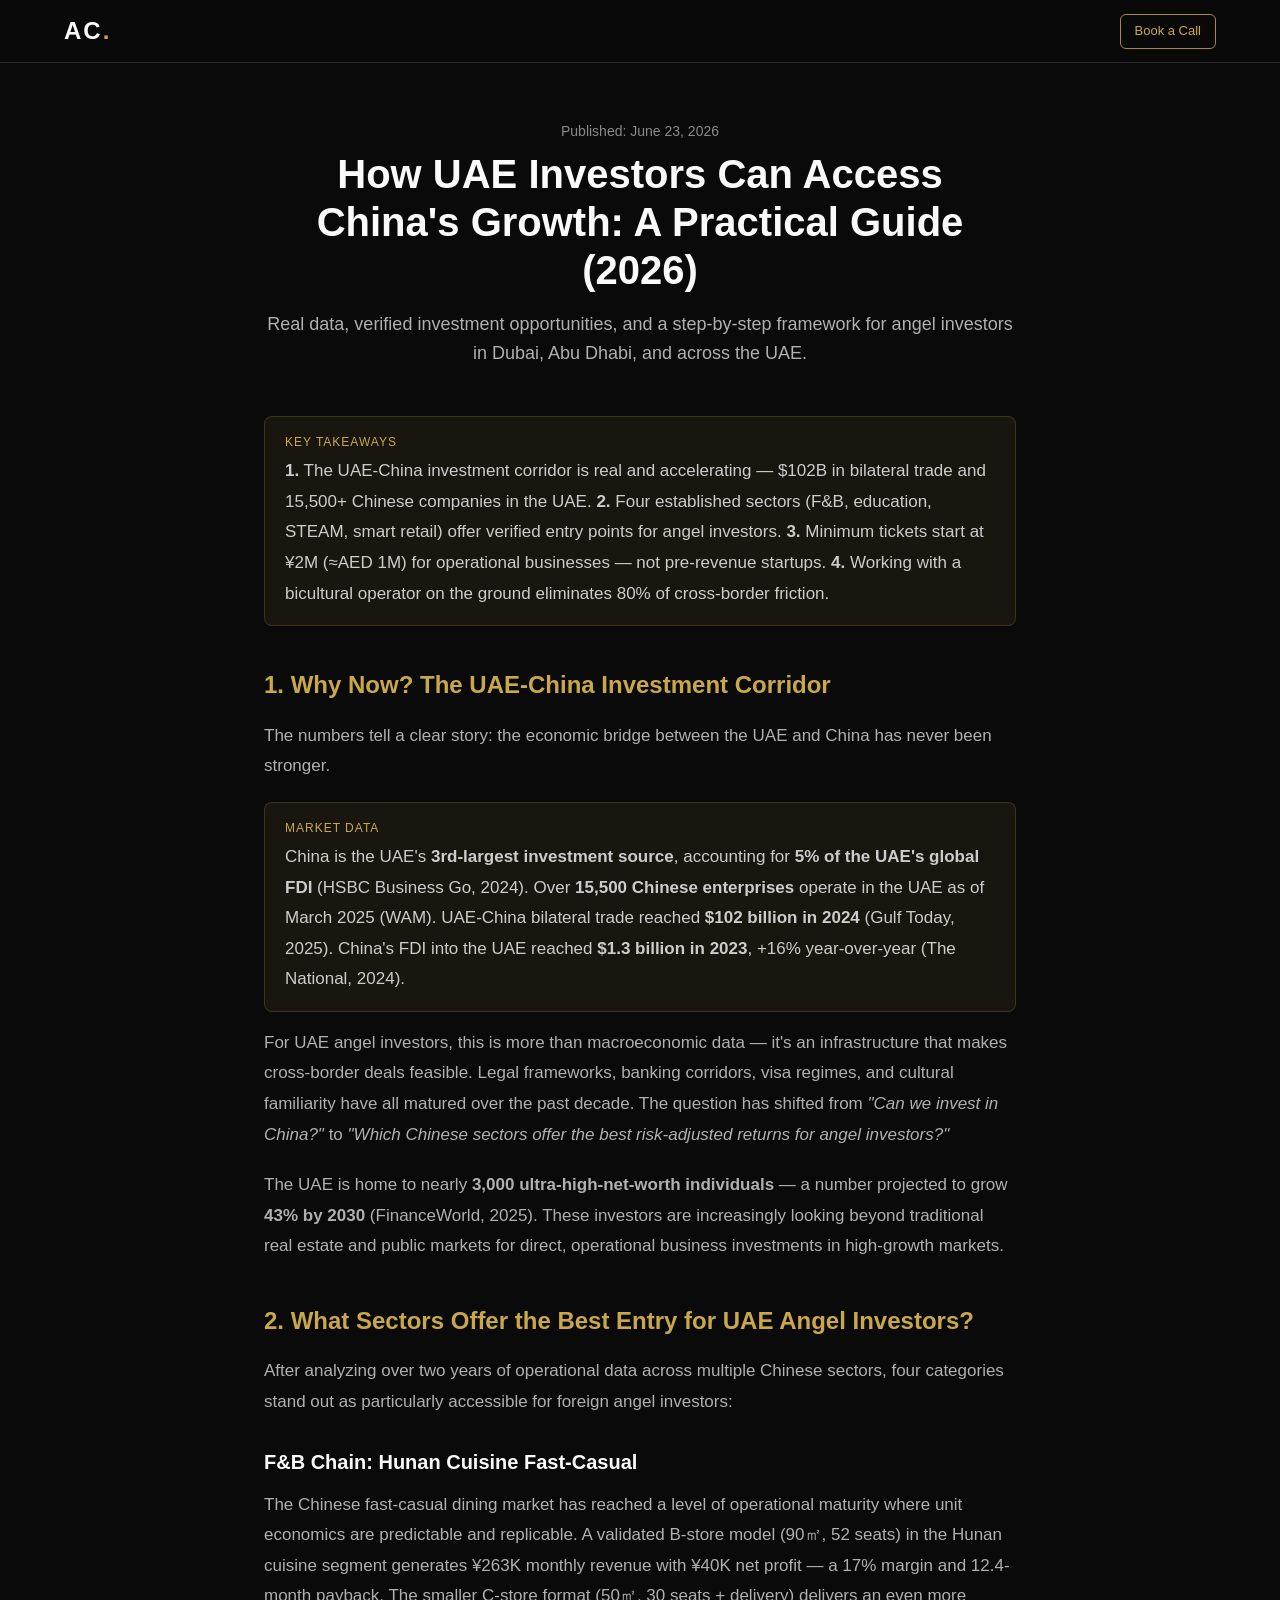
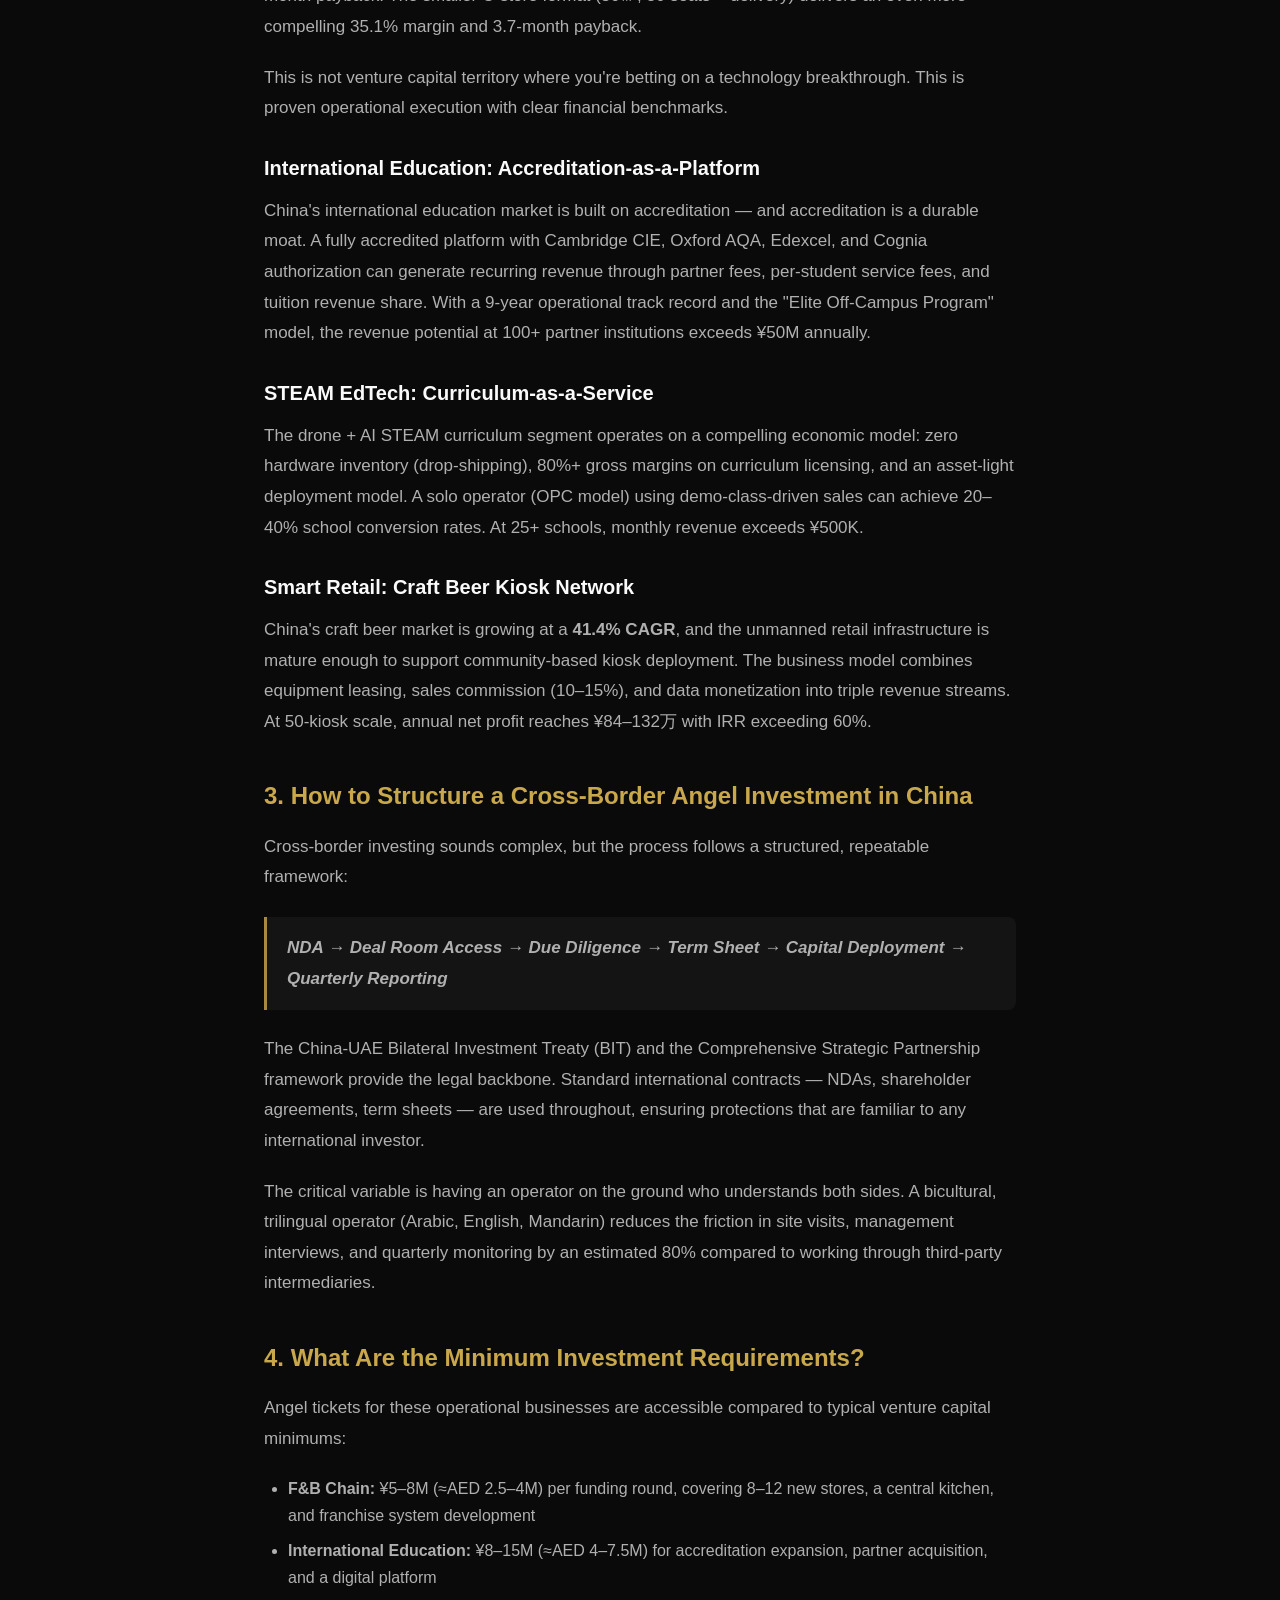
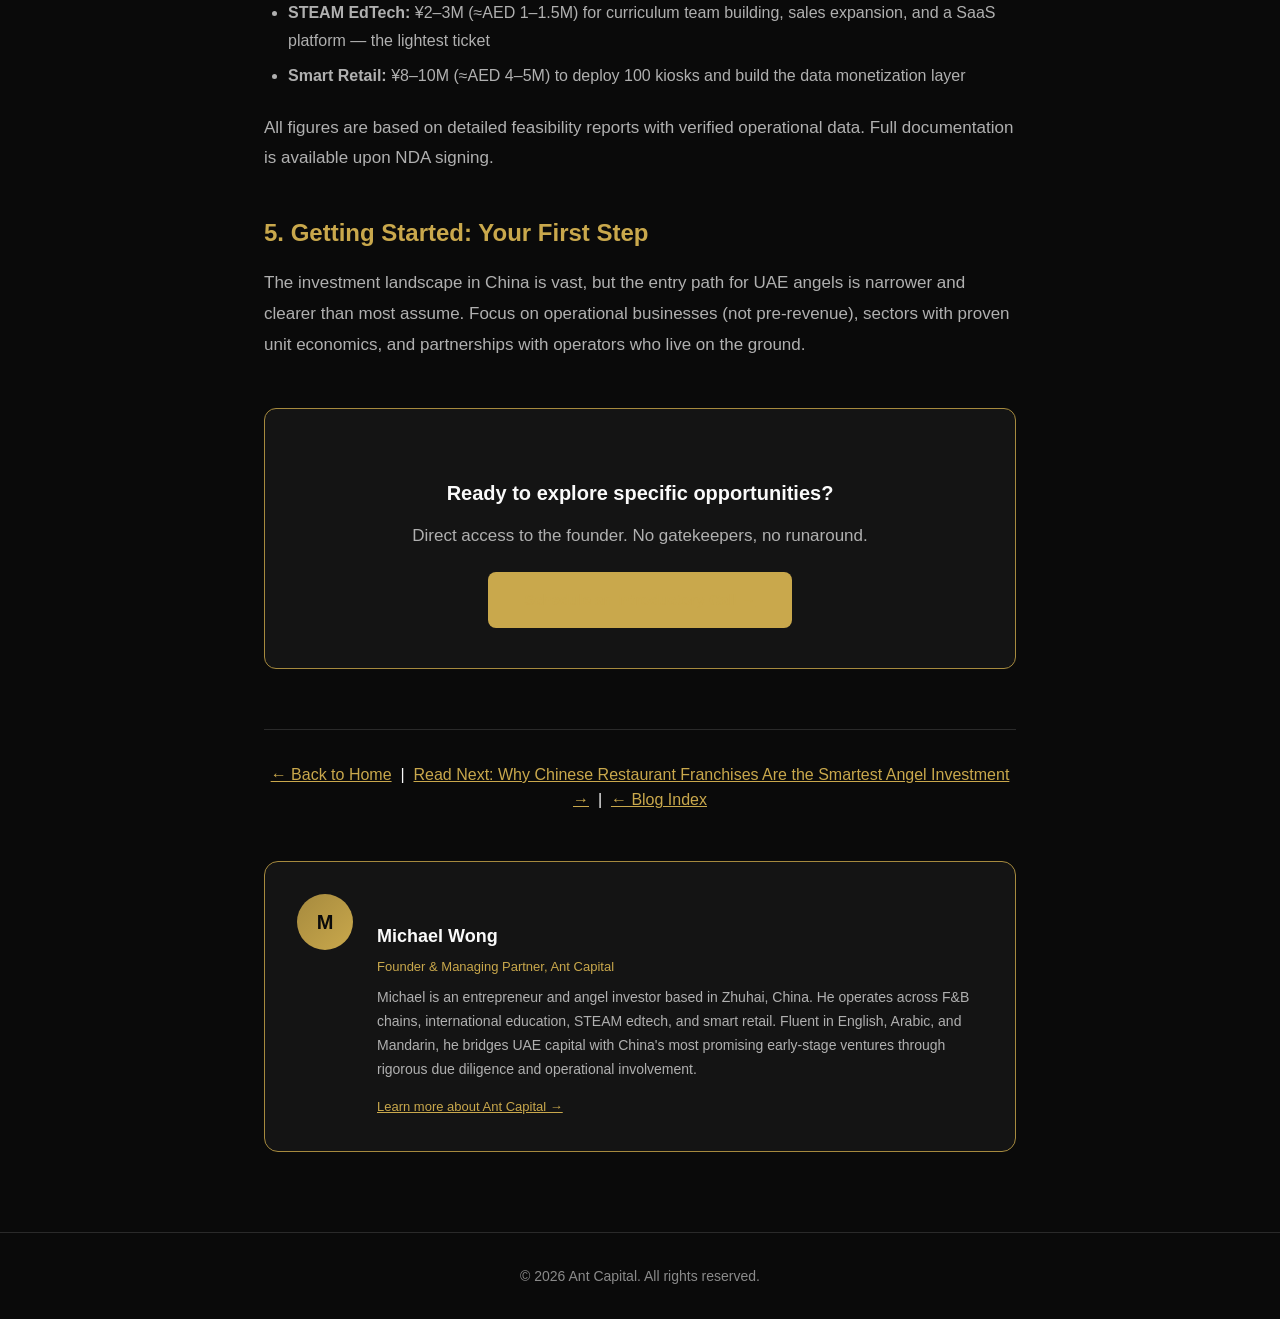
<file: blog/invest-in-china-guide.html>
<!DOCTYPE html>
<html lang="en">
<head>
<meta charset="UTF-8">
<meta name="viewport" content="width=device-width, initial-scale=1.0">
<title>How UAE Investors Can Access China's Growth: A Practical Guide (2026) | Ant Capital</title>
<meta name="description" content="A comprehensive guide for UAE angel investors seeking to access China's growth sectors. Real data, actionable steps, and verified investment opportunities across F&B, education, STEAM, and smart retail.">
<meta property="og:title" content="How UAE Investors Can Access China's Growth: A Practical Guide (2026)">
<meta property="og:description" content="Real data and actionable steps for UAE angel investors exploring China's most promising sectors.">
<meta property="og:type" content="article">
<meta property="og:url" content="https://china-antcapital.com/blog/invest-in-china-guide.html">
<meta property="og:image" content="https://china-antcapital.com/og-image.png">
<meta property="og:site_name" content="Ant Capital">
<meta property="article:published_time" content="2026-06-23">
<meta property="article:author" content="Michael Wong">
<meta name="twitter:card" content="summary_large_image">
<meta name="twitter:title" content="How UAE Investors Can Access China's Growth: A Practical Guide (2026)">
<meta name="twitter:description" content="Real data, verified investment opportunities, and a step-by-step framework for angel investors in Dubai, Abu Dhabi, and across the UAE.">
<meta name="twitter:image" content="https://china-antcapital.com/og-image.png">
<link rel="canonical" href="https://china-antcapital.com/blog/invest-in-china-guide.html">
<link rel="stylesheet" href="../style.css">
<style>
  .blog-container { max-width: 800px; margin: 120px auto 80px; padding: 0 24px; }
  .blog-header { text-align: center; margin-bottom: 48px; }
  .blog-date { font-size: 14px; color: var(--gray); margin-bottom: 8px; }
  .blog-title { font-size: clamp(28px, 4vw, 40px); font-weight: 700; line-height: 1.2; margin-bottom: 16px; }
  .blog-subtitle { font-size: 18px; color: var(--gray-light); font-weight: 300; }
  .blog-body h2 { font-size: 24px; color: var(--gold); margin: 40px 0 16px; font-weight: 600; }
  .blog-body h3 { font-size: 20px; margin: 28px 0 12px; color: var(--white); }
  .blog-body p { font-size: 17px; line-height: 1.8; color: var(--gray-light); margin-bottom: 20px; }
  .blog-body ul { margin: 16px 0 24px 24px; }
  .blog-body li { font-size: 16px; color: var(--gray-light); line-height: 1.7; margin-bottom: 8px; }
  .blog-body a { color: var(--gold); text-decoration: underline; }
  .blog-body blockquote {
    border-left: 3px solid var(--gold-dark);
    padding: 16px 20px;
    margin: 24px 0;
    background: var(--dark-card);
    border-radius: 0 8px 8px 0;
  }
  .blog-body blockquote p { color: var(--gray-light); font-style: italic; margin-bottom: 0; }
  .blog-body .data-point {
    background: rgba(201,168,76,0.08);
    border: 1px solid rgba(201,168,76,0.2);
    border-radius: 8px;
    padding: 16px 20px;
    margin: 16px 0;
    font-size: 15px;
  }
  .blog-body .data-point .label { font-size: 12px; color: var(--gold); text-transform: uppercase; letter-spacing: 1px; margin-bottom: 4px; }
  .blog-cta {
    text-align: center;
    margin-top: 48px;
    padding: 40px;
    background: var(--dark-card);
    border: 1px solid var(--gold-dark);
    border-radius: 12px;
  }
  .blog-cta h3 { margin-bottom: 12px; }
  .blog-cta p { color: var(--gray-light); margin-bottom: 20px; }
  .blog-nav { text-align: center; margin-top: 60px; padding-top: 32px; border-top: 1px solid var(--dark-border); }
  @media (max-width: 768px) {
    .blog-container { margin-top: 100px; }
    .blog-body p { font-size: 16px; }
  }
</style>
<!-- Schema: Article -->
<script type="application/ld+json">
{
  "@context": "https://schema.org",
  "@type": "Article",
  "headline": "How UAE Investors Can Access China's Growth: A Practical Guide (2026)",
  "description": "A comprehensive guide for UAE angel investors seeking to access China's growth sectors. Real data, actionable steps, and verified investment opportunities across F&B, education, STEAM, and smart retail.",
  "image": "https://china-antcapital.com/og-image.png",
  "datePublished": "2026-06-23",
  "dateModified": "2026-07-17",
  "author": {
    "@type": "Person",
    "name": "Michael Wong",
    "url": "https://china-antcapital.com/"
  },
  "publisher": {
    "@type": "Organization",
    "name": "Ant Capital",
    "url": "https://china-antcapital.com/",
    "logo": {
      "@type": "ImageObject",
      "url": "https://china-antcapital.com/og-image.png"
    }
  },
  "mainEntityOfPage": {
    "@type": "WebPage",
    "@id": "https://china-antcapital.com/blog/invest-in-china-guide.html"
  },
  "about": ["China investment", "UAE angel investors", "cross-border investment", "F&B franchise", "STEAM education", "smart retail"]
}
</script>
<!-- Schema: FAQPage -->
<script type="application/ld+json">
{
  "@context": "https://schema.org",
  "@type": "FAQPage",
  "mainEntity": [
    {
      "@type": "Question",
      "name": "Why should UAE investors invest in China now?",
      "acceptedAnswer": {
        "@type": "Answer",
        "text": "China is the UAE's 3rd-largest investment source, accounting for 5% of the UAE's global FDI (HSBC Business Go, 2024). Over 15,500 Chinese enterprises operate in the UAE as of March 2025. UAE-China bilateral trade reached $102 billion in 2024. China's FDI into the UAE reached $1.3 billion in 2023, +16% year-over-year. The legal frameworks, banking corridors, and cultural familiarity have all matured over the past decade."
      }
    },
    {
      "@type": "Question",
      "name": "What sectors offer the best entry for UAE angel investors in China?",
      "acceptedAnswer": {
        "@type": "Answer",
        "text": "Four sectors stand out: (1) F&B Chain — Hunan cuisine fast-casual with proven unit economics; (2) International Education — accredited platforms with Cambridge CIE/Oxford AQA credentials; (3) STEAM EdTech — drone + AI curriculum with 80%+ gross margins; (4) Smart Retail — craft beer self-serve kiosks in a 41.4% CAGR market. All are operational businesses, not pre-revenue startups."
      }
    },
    {
      "@type": "Question",
      "name": "How do you structure a cross-border angel investment in China?",
      "acceptedAnswer": {
        "@type": "Answer",
        "text": "The process follows: NDA → Deal Room Access → Due Diligence → Term Sheet → Capital Deployment → Quarterly Reporting. The China-UAE Bilateral Investment Treaty (BIT) and Comprehensive Strategic Partnership framework provide the legal backbone. Standard international contracts — NDAs, shareholder agreements, term sheets — are used throughout."
      }
    },
    {
      "@type": "Question",
      "name": "What is the minimum investment for UAE angel investors in China?",
      "acceptedAnswer": {
        "@type": "Answer",
        "text": "Minimum tickets: F&B Chain ¥5-8M (AED 2.5-4M); International Education ¥8-15M (AED 4-7.5M); STEAM EdTech ¥2-3M (AED 1-1.5M); Smart Retail ¥8-10M (AED 4-5M). All figures based on detailed feasibility reports with verified operational data. Full documentation available upon NDA signing."
      }
    },
    {
      "@type": "Question",
      "name": "How can UAE investors get started with Ant Capital?",
      "acceptedAnswer": {
        "@type": "Answer",
        "text": "The first step is a 30-minute introductory call to align on investment thesis, sector preferences, and ticket size. No commitment required. After NDA signing, you receive full pitch decks, financial models, and feasibility reports. Direct access to the founder — no gatekeepers."
      }
    }
  ]
}
</script>
<!-- Schema: BreadcrumbList -->
<script type="application/ld+json">
{
  "@context": "https://schema.org",
  "@type": "BreadcrumbList",
  "itemListElement": [
    {
      "@type": "ListItem",
      "position": 1,
      "name": "Home",
      "item": "https://china-antcapital.com/"
    },
    {
      "@type": "ListItem",
      "position": 2,
      "name": "Invest in China Guide",
      "item": "https://china-antcapital.com/blog/invest-in-china-guide.html"
    }
  ]
}
</script>
</head>
<body>
<!-- Topbar -->
<nav class="topbar">
  <div class="topbar-inner">
    <a href="../" class="logo">AC<span class="logo-accent">.</span></a>
    <div class="topbar-right">
      <a href="../#contact" class="topbar-cta">Book a Call</a>
    </div>
  </div>
</nav>

<div class="blog-container">
  <div class="blog-header">
    <div class="blog-date">Published: June 23, 2026</div>
    <h1 class="blog-title">How UAE Investors Can Access<br>China's Growth: A Practical Guide (2026)</h1>
    <p class="blog-subtitle">Real data, verified investment opportunities, and a step-by-step framework for angel investors in Dubai, Abu Dhabi, and across the UAE.</p>
  </div>

  <div class="blog-body">
    <div class="data-point">
      <div class="label">Key Takeaways</div>
      <p style="margin:0;color:#CCC;"><strong>1.</strong> The UAE-China investment corridor is real and accelerating — $102B in bilateral trade and 15,500+ Chinese companies in the UAE. <strong>2.</strong> Four established sectors (F&B, education, STEAM, smart retail) offer verified entry points for angel investors. <strong>3.</strong> Minimum tickets start at ¥2M (≈AED 1M) for operational businesses — not pre-revenue startups. <strong>4.</strong> Working with a bicultural operator on the ground eliminates 80% of cross-border friction.</p>
    </div>

    <h2>1. Why Now? The UAE-China Investment Corridor</h2>
    <p>The numbers tell a clear story: the economic bridge between the UAE and China has never been stronger.</p>

    <div class="data-point">
      <div class="label">Market Data</div>
      <p style="margin:0;color:#CCC;">China is the UAE's <strong>3rd-largest investment source</strong>, accounting for <strong>5% of the UAE's global FDI</strong> (HSBC Business Go, 2024). Over <strong>15,500 Chinese enterprises</strong> operate in the UAE as of March 2025 (WAM). UAE-China bilateral trade reached <strong>$102 billion in 2024</strong> (Gulf Today, 2025). China's FDI into the UAE reached <strong>$1.3 billion in 2023</strong>, +16% year-over-year (The National, 2024).</p>
    </div>

    <p>For UAE angel investors, this is more than macroeconomic data — it's an infrastructure that makes cross-border deals feasible. Legal frameworks, banking corridors, visa regimes, and cultural familiarity have all matured over the past decade. The question has shifted from <em>"Can we invest in China?"</em> to <em>"Which Chinese sectors offer the best risk-adjusted returns for angel investors?"</em></p>

    <p>The UAE is home to nearly <strong>3,000 ultra-high-net-worth individuals</strong> — a number projected to grow <strong>43% by 2030</strong> (FinanceWorld, 2025). These investors are increasingly looking beyond traditional real estate and public markets for direct, operational business investments in high-growth markets.</p>

    <h2>2. What Sectors Offer the Best Entry for UAE Angel Investors?</h2>
    <p>After analyzing over two years of operational data across multiple Chinese sectors, four categories stand out as particularly accessible for foreign angel investors:</p>

    <h3>F&B Chain: Hunan Cuisine Fast-Casual</h3>
    <p>The Chinese fast-casual dining market has reached a level of operational maturity where unit economics are predictable and replicable. A validated B-store model (90㎡, 52 seats) in the Hunan cuisine segment generates ¥263K monthly revenue with ¥40K net profit — a 17% margin and 12.4-month payback. The smaller C-store format (50㎡, 30 seats + delivery) delivers an even more compelling 35.1% margin and 3.7-month payback.</p>
    <p>This is not venture capital territory where you're betting on a technology breakthrough. This is proven operational execution with clear financial benchmarks.</p>

    <h3>International Education: Accreditation-as-a-Platform</h3>
    <p>China's international education market is built on accreditation — and accreditation is a durable moat. A fully accredited platform with Cambridge CIE, Oxford AQA, Edexcel, and Cognia authorization can generate recurring revenue through partner fees, per-student service fees, and tuition revenue share. With a 9-year operational track record and the "Elite Off-Campus Program" model, the revenue potential at 100+ partner institutions exceeds ¥50M annually.</p>

    <h3>STEAM EdTech: Curriculum-as-a-Service</h3>
    <p>The drone + AI STEAM curriculum segment operates on a compelling economic model: zero hardware inventory (drop-shipping), 80%+ gross margins on curriculum licensing, and an asset-light deployment model. A solo operator (OPC model) using demo-class-driven sales can achieve 20–40% school conversion rates. At 25+ schools, monthly revenue exceeds ¥500K.</p>

    <h3>Smart Retail: Craft Beer Kiosk Network</h3>
    <p>China's craft beer market is growing at a <strong>41.4% CAGR</strong>, and the unmanned retail infrastructure is mature enough to support community-based kiosk deployment. The business model combines equipment leasing, sales commission (10–15%), and data monetization into triple revenue streams. At 50-kiosk scale, annual net profit reaches ¥84–132万 with IRR exceeding 60%.</p>

    <h2>3. How to Structure a Cross-Border Angel Investment in China</h2>
    <p>Cross-border investing sounds complex, but the process follows a structured, repeatable framework:</p>

    <blockquote>
      <p><strong>NDA → Deal Room Access → Due Diligence → Term Sheet → Capital Deployment → Quarterly Reporting</strong></p>
    </blockquote>

    <p>The China-UAE Bilateral Investment Treaty (BIT) and the Comprehensive Strategic Partnership framework provide the legal backbone. Standard international contracts — NDAs, shareholder agreements, term sheets — are used throughout, ensuring protections that are familiar to any international investor.</p>

    <p>The critical variable is having an operator on the ground who understands both sides. A bicultural, trilingual operator (Arabic, English, Mandarin) reduces the friction in site visits, management interviews, and quarterly monitoring by an estimated 80% compared to working through third-party intermediaries.</p>

    <h2>4. What Are the Minimum Investment Requirements?</h2>
    <p>Angel tickets for these operational businesses are accessible compared to typical venture capital minimums:</p>
    <ul>
      <li><strong>F&B Chain:</strong> ¥5–8M (≈AED 2.5–4M) per funding round, covering 8–12 new stores, a central kitchen, and franchise system development</li>
      <li><strong>International Education:</strong> ¥8–15M (≈AED 4–7.5M) for accreditation expansion, partner acquisition, and a digital platform</li>
      <li><strong>STEAM EdTech:</strong> ¥2–3M (≈AED 1–1.5M) for curriculum team building, sales expansion, and a SaaS platform — the lightest ticket</li>
      <li><strong>Smart Retail:</strong> ¥8–10M (≈AED 4–5M) to deploy 100 kiosks and build the data monetization layer</li>
    </ul>
    <p>All figures are based on detailed feasibility reports with verified operational data. Full documentation is available upon NDA signing.</p>

    <h2>5. Getting Started: Your First Step</h2>
    <p>The investment landscape in China is vast, but the entry path for UAE angels is narrower and clearer than most assume. Focus on operational businesses (not pre-revenue), sectors with proven unit economics, and partnerships with operators who live on the ground.</p>

    <div class="blog-cta">
      <h3>Ready to explore specific opportunities?</h3>
      <p>Direct access to the founder. No gatekeepers, no runaround.</p>
      <a href="../#contact" class="btn btn-primary">Schedule an Introductory Call →</a>
    </div>

    <div class="blog-nav">
      <a href="../">← Back to Home</a> &nbsp;|&nbsp; <a href="china-franchise-investment.html">Read Next: Why Chinese Restaurant Franchises Are the Smartest Angel Investment →</a> &nbsp;|&nbsp; <a href="../blog/">← Blog Index</a>
    </div>

    <!-- Author Bio -->
    <div style="margin-top: 48px; padding: 32px; background: var(--dark-card); border: 1px solid var(--gold-dark); border-radius: 14px; display: flex; gap: 24px; align-items: flex-start;">
      <div class="team-avatar" style="width: 56px; height: 56px; font-size: 20px;">M</div>
      <div>
        <h3 style="font-size: 18px; font-weight: 600; margin-bottom: 4px;">Michael Wong</h3>
        <p style="font-size: 13px; color: var(--gold); margin-bottom: 8px;">Founder & Managing Partner, Ant Capital</p>
        <p style="font-size: 14px; color: var(--gray-light); line-height: 1.7; margin-bottom: 12px;">Michael is an entrepreneur and angel investor based in Zhuhai, China. He operates across F&B chains, international education, STEAM edtech, and smart retail. Fluent in English, Arabic, and Mandarin, he bridges UAE capital with China's most promising early-stage ventures through rigorous due diligence and operational involvement.</p>
        <a href="../about.html" style="font-size: 13px; color: var(--gold); text-decoration: underline;">Learn more about Ant Capital →</a>
      </div>
    </div>
  </div>
</div>

<footer class="footer">
  <div class="container">
    <p>&copy; 2026 Ant Capital. All rights reserved.</p>
  </div>
</footer>
</body>
</html>
</file>
<file: style.css>
/* ==================== CSS Variables ==================== */
:root {
  --gold: #C9A84C;
  --gold-light: #E8D48B;
  --gold-dark: #A68A3E;
  --dark: #0A0A0A;
  --dark-card: #141414;
  --dark-border: #2A2A2A;
  --white: #FAFAFA;
  --gray: #8A8A8A;
  --gray-light: #B0B0B0;
  --font-en: 'Inter', sans-serif;
  --font-ar: 'Noto Sans Arabic', sans-serif;
  --font-zh: 'Noto Sans SC', sans-serif;
}

/* ==================== Reset ==================== */
*, *::before, *::after { margin: 0; padding: 0; box-sizing: border-box; }

html { scroll-behavior: smooth; }

body {
  background: var(--dark);
  color: var(--white);
  font-family: var(--font-en);
  line-height: 1.6;
  overflow-x: hidden;
}

body[lang="ar"] {
  font-family: var(--font-ar);
  direction: rtl;
}

body[lang="zh"] {
  font-family: var(--font-zh);
  direction: ltr;
}

a { color: inherit; text-decoration: none; }
img { max-width: 100%; }

.container { max-width: 1200px; margin: 0 auto; padding: 0 24px; }

.gold { color: var(--gold); }

/* ==================== Topbar ==================== */
.topbar {
  position: fixed;
  top: 0; left: 0; right: 0;
  z-index: 1000;
  background: rgba(10,10,10,0.85);
  backdrop-filter: blur(20px);
  border-bottom: 1px solid var(--dark-border);
  padding: 12px 0;
}

.topbar-inner {
  max-width: 1200px;
  margin: 0 auto;
  padding: 0 24px;
  display: flex;
  justify-content: space-between;
  align-items: center;
}

.topbar-right {
  display: flex;
  align-items: center;
  gap: 16px;
}

.topbar-cta {
  font-size: 13px;
  font-weight: 500;
  color: var(--gold);
  border: 1px solid var(--gold-dark);
  padding: 6px 14px;
  border-radius: 6px;
  transition: all 0.3s;
  white-space: nowrap;
}

.topbar-cta:hover {
  background: var(--gold);
  color: var(--dark);
}

.topbar-link {
  font-size: 13px;
  font-weight: 500;
  color: var(--gray-light);
  transition: color 0.2s;
}

.topbar-link:hover {
  color: var(--gold);
}

.logo {
  font-size: 24px;
  font-weight: 700;
  letter-spacing: 2px;
  color: var(--white);
}

.logo-accent { color: var(--gold); }

.lang-switcher {
  display: flex;
  gap: 4px;
  background: var(--dark-card);
  border-radius: 8px;
  padding: 4px;
  border: 1px solid var(--dark-border);
}

.lang-btn {
  background: transparent;
  border: none;
  color: var(--gray);
  padding: 6px 14px;
  border-radius: 6px;
  cursor: pointer;
  font-size: 13px;
  font-weight: 500;
  transition: all 0.3s;
  font-family: var(--font-en);
}

.lang-btn:hover { color: var(--white); }
.lang-btn.active {
  background: var(--gold);
  color: var(--dark);
}

/* ==================== Hero ==================== */
.hero {
  position: relative;
  min-height: 100vh;
  display: flex;
  align-items: center;
  justify-content: center;
  text-align: center;
  overflow: hidden;
  background: radial-gradient(ellipse at 50% 0%, rgba(201,168,76,0.15) 0%, transparent 60%),
              radial-gradient(ellipse at 80% 50%, rgba(201,168,76,0.05) 0%, transparent 40%),
              var(--dark);
}

.hero::before {
  content: '';
  position: absolute;
  top: -50%; left: -50%;
  width: 200%; height: 200%;
  background: repeating-linear-gradient(
    0deg,
    transparent,
    transparent 49px,
    rgba(201,168,76,0.03) 50px
  ),
  repeating-linear-gradient(
    90deg,
    transparent,
    transparent 49px,
    rgba(201,168,76,0.03) 50px
  );
  animation: gridMove 20s linear infinite;
}

@keyframes gridMove {
  0% { transform: translate(0, 0); }
  100% { transform: translate(50px, 50px); }
}

.hero-content {
  position: relative;
  z-index: 1;
  padding: 120px 24px 80px;
  max-width: 900px;
}

.hero-badge {
  display: inline-block;
  border: 1px solid var(--gold-dark);
  color: var(--gold);
  font-size: 12px;
  font-weight: 600;
  letter-spacing: 3px;
  padding: 8px 20px;
  border-radius: 4px;
  margin-bottom: 32px;
}

.hero h1 {
  font-size: clamp(40px, 7vw, 80px);
  font-weight: 700;
  line-height: 1.1;
  margin-bottom: 24px;
  letter-spacing: -1px;
}

.hero-sub {
  font-size: clamp(16px, 2vw, 20px);
  color: var(--gray-light);
  max-width: 640px;
  margin: 0 auto 40px;
  line-height: 1.7;
  font-weight: 300;
}

.hero-cta {
  display: flex;
  gap: 16px;
  justify-content: center;
  flex-wrap: wrap;
  margin-bottom: 64px;
}

.btn {
  display: inline-flex;
  align-items: center;
  justify-content: center;
  padding: 16px 36px;
  border-radius: 8px;
  font-size: 15px;
  font-weight: 600;
  transition: all 0.3s;
  cursor: pointer;
  border: none;
}

.btn-primary {
  background: var(--gold);
  color: var(--dark);
}

.btn-primary:hover {
  background: var(--gold-light);
  transform: translateY(-2px);
  box-shadow: 0 8px 30px rgba(201,168,76,0.3);
}

.btn-outline {
  background: transparent;
  border: 1px solid var(--dark-border);
  color: var(--white);
}

.btn-outline:hover {
  border-color: var(--gold);
  color: var(--gold);
}

.hero-stats {
  display: flex;
  justify-content: center;
  gap: 48px;
  flex-wrap: wrap;
}

.stat { text-align: center; }

.stat-num {
  font-size: 36px;
  font-weight: 700;
  color: var(--gold);
  letter-spacing: -0.5px;
}

.stat-label {
  font-size: 13px;
  color: var(--gray);
  margin-top: 4px;
  letter-spacing: 0.5px;
}

/* ==================== Sections ==================== */
.section {
  padding: 100px 0;
}

.section-title {
  font-size: clamp(28px, 4vw, 42px);
  font-weight: 700;
  text-align: center;
  margin-bottom: 12px;
}

.section-subtitle {
  text-align: center;
  color: var(--gray-light);
  font-size: 17px;
  margin-bottom: 60px;
  font-weight: 300;
}

/* ==================== Why Cards ==================== */
.why {
  background: linear-gradient(180deg, var(--dark) 0%, var(--dark-card) 100%);
}

.grid-3 {
  display: grid;
  grid-template-columns: repeat(4, 1fr);
  gap: 20px;
}

.card {
  background: var(--dark);
  border: 1px solid var(--dark-border);
  border-radius: 12px;
  padding: 24px 20px;
  transition: all 0.3s;
}

.card:hover {
  border-color: var(--gold-dark);
  transform: translateY(-4px);
  box-shadow: 0 12px 40px rgba(0,0,0,0.4);
}

.card-icon {
  font-size: 30px;
  margin-bottom: 14px;
}

.card h3 {
  font-size: 17px;
  font-weight: 600;
  margin-bottom: 8px;
}

.card p {
  color: var(--gray-light);
  font-size: 13px;
  line-height: 1.6;
}

/* ==================== Sectors ==================== */
.sectors {
  background: var(--dark-card);
}

.grid-4 {
  display: grid;
  grid-template-columns: repeat(auto-fit, minmax(220px, 1fr));
  gap: 20px;
}

.sector-card {
  background: var(--dark);
  border: 1px solid var(--dark-border);
  border-radius: 12px;
  padding: 28px;
  text-align: center;
  transition: all 0.3s;
}

.sector-card:hover {
  border-color: var(--gold);
  background: rgba(201,168,76,0.05);
}

.sector-icon { font-size: 32px; margin-bottom: 16px; }

.sector-card h4 {
  font-size: 17px;
  font-weight: 600;
  margin-bottom: 6px;
}

.sector-card p {
  font-size: 13px;
  color: var(--gray);
}

.hero-svg-bg {
  pointer-events: none;
}

/* ==================== Projects ==================== */
.projects {
  background: linear-gradient(180deg, var(--dark-card) 0%, var(--dark) 100%);
}

.projects-grid {
  display: grid;
  grid-template-columns: repeat(4, 1fr);
  gap: 16px;
  margin-bottom: 32px;
}

.project-card {
  background: var(--dark-card);
  border: 1px solid var(--dark-border);
  border-radius: 14px;
  padding: 20px;
  transition: all 0.3s;
  display: flex;
  flex-direction: column;
}

.project-card:hover {
  border-color: var(--gold-dark);
  transform: translateY(-4px);
  box-shadow: 0 16px 48px rgba(0,0,0,0.5);
}

.project-header {
  display: flex;
  justify-content: space-between;
  align-items: center;
  margin-bottom: 10px;
}

.project-img {
  width: 100%;
  height: 180px;
  border-radius: 10px;
  overflow: hidden;
  margin-bottom: 16px;
  background: var(--dark);
  border: 1px solid var(--dark-border);
}

.project-img svg {
  opacity: 0.9;
}

.project-tag {
  font-size: 12px;
  font-weight: 600;
  padding: 4px 12px;
  border-radius: 4px;
  letter-spacing: 0.5px;
}

.tag-energy { background: rgba(34,197,94,0.15); color: #22C55E; }
.tag-ai { background: rgba(99,102,241,0.15); color: #818CF8; }
.tag-health { background: rgba(236,72,153,0.15); color: #EC4899; }
.tag-infra { background: rgba(251,146,60,0.15); color: #FB923C; }
.tag-fb { background: rgba(249,115,22,0.15); color: #F97316; }
.tag-edu { background: rgba(59,130,246,0.15); color: #3B82F6; }
.tag-tech { background: rgba(139,92,246,0.15); color: #8B5CF6; }
.tag-retail { background: rgba(34,211,238,0.15); color: #22D3EE; }

.project-status {
  font-size: 11px;
  font-weight: 600;
  padding: 4px 10px;
  border-radius: 4px;
  letter-spacing: 0.5px;
}

.status-open { background: rgba(201,168,76,0.15); color: var(--gold); }

/* Project top row: logo + title */
.project-top {
  display: flex;
  gap: 10px;
  align-items: flex-start;
  margin-bottom: 10px;
}

.project-logo {
  width: 40px;
  height: 40px;
  border-radius: 10px;
  background: var(--dark);
  border: 1px solid var(--dark-border);
  display: flex;
  align-items: center;
  justify-content: center;
  font-size: 18px;
  flex-shrink: 0;
}

.project-title-wrap { flex: 1; min-width: 0; }

.project-one-liner {
  font-size: 13px;
  color: var(--gray);
  line-height: 1.5;
  margin-top: 2px;
}

.project-name {
  font-size: 16px;
  font-weight: 700;
  line-height: 1.3;
  margin-bottom: 0;
}

.project-desc {
  color: var(--gray-light);
  font-size: 13px;
  line-height: 1.6;
  margin-bottom: 16px;
  flex-grow: 1;
}

.project-metrics {
  display: grid;
  grid-template-columns: repeat(3, 1fr);
  gap: 8px;
  padding: 14px 0;
  border-top: 1px solid var(--dark-border);
  border-bottom: 1px solid var(--dark-border);
  margin-bottom: 20px;
}

.metric-label {
  font-size: 11px;
  color: var(--gray);
  margin-bottom: 6px;
  text-transform: uppercase;
  letter-spacing: 0.5px;
}

.metric-value {
  font-size: 15px;
  font-weight: 700;
}

/* Risk levels */
.risk-low-medium { color: #22C55E; }
.risk-medium { color: #EAB308; }
.risk-medium-high { color: #F97316; }
.risk-high { color: #EF4444; }

.project-coop {
  margin-bottom: 12px;
}

.coop-tags {
  display: flex;
  flex-wrap: wrap;
  gap: 4px;
}

.coop-tag {
  font-size: 11px;
  padding: 3px 8px;
  border: 1px solid var(--dark-border);
  border-radius: 4px;
  color: var(--gray-light);
}

.project-inquiry {
  display: block;
  text-align: center;
  padding: 10px;
  background: rgba(201,168,76,0.08);
  border: 1px solid rgba(201,168,76,0.25);
  border-radius: 8px;
  color: var(--gold);
  font-size: 13px;
  font-weight: 600;
  transition: all 0.3s;
}

.project-inquiry:hover {
  background: rgba(201,168,76,0.15);
  border-color: var(--gold);
  transform: translateY(-1px);
}

.projects-note {
  text-align: center;
  font-size: 12px;
  color: #555;
  line-height: 1.6;
  max-width: 700px;
  margin: 0 auto;
}

/* ==================== Process ==================== */
.process {
  background: var(--dark);
}

.process-steps {
  display: grid;
  grid-template-columns: repeat(auto-fit, minmax(260px, 1fr));
  gap: 32px;
  margin-top: 48px;
}

.step { position: relative; padding-left: 0; }

.step-num {
  font-size: 48px;
  font-weight: 800;
  color: rgba(201,168,76,0.5);
  line-height: 1;
  margin-bottom: 12px;
  font-family: var(--font-en);
}

.step h4 {
  font-size: 18px;
  font-weight: 600;
  margin-bottom: 8px;
}

.step p {
  color: var(--gray-light);
  font-size: 14px;
  line-height: 1.7;
}

/* ==================== CTA ==================== */
.cta-section {
  background: var(--dark-card);
}

.cta-box {
  max-width: 700px;
  margin: 0 auto;
  text-align: center;
  padding: 60px 40px;
  background: var(--dark);
  border: 1px solid var(--dark-border);
  border-radius: 16px;
}

.cta-box h2 {
  font-size: clamp(24px, 3vw, 34px);
  font-weight: 700;
  margin-bottom: 16px;
}

.cta-box > p {
  color: var(--gray-light);
  margin-bottom: 32px;
  font-size: 16px;
}

.contact-methods {
  display: flex;
  flex-direction: column;
  gap: 12px;
  margin-bottom: 24px;
}

.contact-btn {
  display: inline-flex;
  align-items: center;
  justify-content: center;
  gap: 12px;
  padding: 16px 28px;
  border-radius: 10px;
  font-size: 15px;
  font-weight: 500;
  transition: all 0.3s;
}

.contact-btn svg { flex-shrink: 0; }

.whatsapp {
  background: #25D366;
  color: #fff;
}

.whatsapp:hover {
  background: #1FAD57;
  transform: translateY(-2px);
  box-shadow: 0 8px 24px rgba(37,211,102,0.3);
}

.email {
  background: transparent;
  border: 1px solid var(--dark-border);
  color: var(--white);
}

.email:hover {
  border-color: var(--gold);
  color: var(--gold);
}

.cta-note {
  font-size: 13px;
  color: var(--gray);
  margin-top: 8px;
}

/* ==================== Social ==================== */
.social-section {
  padding: 60px 0;
  background: var(--dark);
  border-top: 1px solid var(--dark-border);
}

.social-label {
  text-align: center;
  color: var(--gray);
  font-size: 14px;
  margin-bottom: 20px;
  letter-spacing: 0.5px;
}

.social-links {
  display: flex;
  justify-content: center;
  gap: 16px;
  flex-wrap: wrap;
}

.social-link {
  display: inline-flex;
  align-items: center;
  gap: 8px;
  padding: 10px 20px;
  border: 1px solid var(--dark-border);
  border-radius: 8px;
  font-size: 14px;
  color: var(--gray-light);
  transition: all 0.3s;
}

.social-link:hover {
  border-color: var(--gold);
  color: var(--gold);
}

/* ==================== Footer ==================== */
.footer {
  padding: 32px 0;
  background: var(--dark);
  border-top: 1px solid var(--dark-border);
  text-align: center;
}

.footer p { font-size: 14px; color: var(--gray); }

.footer-disclaimer {
  font-size: 12px !important;
  color: #555;
  margin-top: 8px;
  max-width: 500px;
  margin-left: auto;
  margin-right: auto;
}

/* ==================== Trust Bar ==================== */
.trust-bar {
  padding: 24px 0;
  background: var(--dark-card);
  border-top: 1px solid var(--dark-border);
  border-bottom: 1px solid var(--dark-border);
}

.trust-items {
  display: flex;
  justify-content: center;
  align-items: center;
  flex-wrap: wrap;
  gap: 12px;
}

.trust-item {
  display: flex;
  align-items: center;
  gap: 8px;
  font-size: 13px;
  color: var(--gray-light);
  font-weight: 400;
}

.trust-icon { font-size: 16px; }

.trust-divider {
  width: 1px;
  height: 16px;
  background: var(--dark-border);
  margin: 0 12px;
}

/* ==================== Team Section ==================== */
.team-section {
  background: linear-gradient(180deg, var(--dark) 0%, var(--dark-card) 100%);
}

.team-single {
  max-width: 700px;
  margin: 0 auto;
}

.founder-card {
  border: 1px solid var(--gold-dark) !important;
  background: linear-gradient(135deg, rgba(201,168,76,0.06), rgba(201,168,76,0.01)) !important;
}

.team-grid {
  display: grid;
  grid-template-columns: repeat(auto-fit, minmax(360px, 1fr));
  gap: 24px;
  max-width: 900px;
  margin: 0 auto;
}

.team-card {
  background: var(--dark);
  border: 1px solid var(--dark-border);
  border-radius: 14px;
  padding: 36px;
  display: flex;
  gap: 24px;
  align-items: flex-start;
  transition: all 0.3s;
}

.team-card:hover {
  border-color: var(--gold-dark);
  transform: translateY(-2px);
  box-shadow: 0 12px 36px rgba(0,0,0,0.4);
}

.team-avatar {
  width: 64px;
  height: 64px;
  border-radius: 50%;
  background: linear-gradient(135deg, var(--gold-dark), var(--gold));
  display: flex;
  align-items: center;
  justify-content: center;
  font-size: 24px;
  font-weight: 700;
  color: var(--dark);
  flex-shrink: 0;
}

.team-avatar-blue {
  background: linear-gradient(135deg, #6366F1, #818CF8);
  color: #fff;
}

.team-info { flex: 1; min-width: 0; }

.team-name {
  font-size: 18px;
  font-weight: 600;
  margin-bottom: 4px;
}

.team-role {
  font-size: 13px;
  color: var(--gold);
  font-weight: 500;
  margin-bottom: 10px;
}

.team-bio {
  font-size: 14px;
  color: var(--gray-light);
  line-height: 1.7;
  margin-bottom: 14px;
}

.team-tags {
  display: flex;
  flex-wrap: wrap;
  gap: 6px;
}

.team-tag {
  font-size: 11px;
  padding: 3px 10px;
  border: 1px solid var(--dark-border);
  border-radius: 4px;
  color: var(--gray);
}

/* Telegram Button */
.telegram {
  background: #0088CC;
  color: #fff;
}

.telegram:hover {
  background: #006FA6;
  transform: translateY(-2px);
  box-shadow: 0 8px 24px rgba(0,136,204,0.3);
}

/* ==================== Footer ==================== */
.footer-top {
  display: flex;
  align-items: center;
  justify-content: center;
  gap: 16px;
  margin-bottom: 16px;
}

.footer-tagline {
  font-size: 13px;
  color: var(--gray);
}

/* ==================== RTL Support ==================== */
body[lang="ar"] .hero-badge { letter-spacing: 1px; }

/* ==================== Responsive ==================== */
@media (max-width: 1024px) {
  .grid-3 { grid-template-columns: repeat(2, 1fr); }
}

@media (max-width: 768px) {
  .hero-stats { gap: 24px; }
  .stat-num { font-size: 28px; }
  .cta-box { padding: 40px 24px; }
  .process-steps { grid-template-columns: 1fr; }
  .grid-3 { grid-template-columns: 1fr; }
  .projects-grid { grid-template-columns: 1fr; }
  .project-metrics { grid-template-columns: 1fr 1fr 1fr; gap: 12px; }
  .metric-value { font-size: 16px; }
  .project-card { padding: 24px; }
  .coop-tags { gap: 4px; }
  body[lang="ar"] .project-inquiry { text-align: center; }
  .trust-divider { display: none; }
  .trust-items { flex-direction: column; gap: 10px; }
  .trust-items { text-align: center; }
  .team-card { flex-direction: column; align-items: center; text-align: center; padding: 28px 20px; }
  .team-tags { justify-content: center; }
  .team-grid { grid-template-columns: 1fr; }
  .topbar-cta { display: none; }
}

/* ==================== Stats Bar ==================== */
.stats-bar {
  padding: 16px 0;
  background: var(--dark-card);
  border-top: 1px solid var(--dark-border);
  border-bottom: 1px solid var(--dark-border);
}

.stats-grid {
  display: flex;
  justify-content: center;
  align-items: center;
  gap: 0;
}

.stat-item {
  text-align: center;
  padding: 0 32px;
}

.stat-number {
  display: block;
  font-size: 26px;
  font-weight: 700;
  color: var(--gold);
  letter-spacing: 1px;
  font-family: var(--font-heading);
}

.stat-label {
  display: block;
  font-size: 11px;
  color: #777;
  text-transform: uppercase;
  letter-spacing: 1.5px;
  margin-top: 4px;
}

.stat-divider {
  width: 1px;
  height: 36px;
  background: var(--dark-border);
}

@media (max-width: 640px) {
  .stats-grid {
    flex-wrap: wrap;
    gap: 16px;
  }
  .stat-item {
    padding: 0 16px;
  }
  .stat-divider {
    display: none;
  }
}

/* ==================== Footer Grid ==================== */
.footer-grid {
  display: grid;
  grid-template-columns: 2fr 1fr 1fr 1.5fr;
  gap: 32px;
  padding: 48px 0 32px;
}

.footer-col { display: flex; flex-direction: column; gap: 8px; }

.footer-col a {
  font-size: 13px;
  color: var(--gray-light);
  transition: color 0.2s;
}
.footer-col a:hover { color: var(--gold); }

.footer-heading {
  font-size: 13px;
  font-weight: 600;
  color: var(--white);
  text-transform: uppercase;
  letter-spacing: 1px;
  margin-bottom: 8px;
}

.footer-brand .logo { margin-bottom: 8px; }

.footer-contact { display: flex; gap: 6px; align-items: center; margin-top: 8px; }
.footer-contact a { font-size: 12px; color: var(--gray); }
.footer-contact a:hover { color: var(--gold); }
.footer-dot { color: var(--dark-border); font-size: 12px; }

.footer-news-desc { font-size: 12px; color: var(--gray); margin-bottom: 8px; }

.footer-news { display: flex; gap: 6px; }
.footer-news-input {
  flex: 1;
  background: var(--dark-card);
  border: 1px solid var(--dark-border);
  border-radius: 6px;
  padding: 8px 12px;
  color: var(--white);
  font-size: 12px;
  font-family: var(--font-en);
  outline: none;
}
.footer-news-input:focus { border-color: var(--gold-dark); }
.footer-news-btn {
  background: var(--gold);
  color: var(--dark);
  border: none;
  border-radius: 6px;
  padding: 8px 14px;
  font-size: 12px;
  font-weight: 600;
  cursor: pointer;
  white-space: nowrap;
  transition: all 0.2s;
}
.footer-news-btn:hover { background: var(--gold-light); }

.footer-bottom {
  border-top: 1px solid var(--dark-border);
  padding: 20px 0 16px;
  text-align: center;
}

/* ==================== Cookie Banner ==================== */
.cookie-banner {
  position: fixed;
  bottom: 0;
  left: 0;
  right: 0;
  z-index: 9999;
  background: var(--dark-card);
  border-top: 1px solid var(--gold-dark);
  padding: 16px 24px;
  animation: cookieSlideUp 0.4s ease;
}

@keyframes cookieSlideUp {
  from { transform: translateY(100%); opacity: 0; }
  to { transform: translateY(0); opacity: 1; }
}

.cookie-content {
  max-width: 1100px;
  margin: 0 auto;
  display: flex;
  align-items: center;
  justify-content: space-between;
  gap: 16px;
  flex-wrap: wrap;
}

.cookie-text {
  font-size: 13px;
  color: var(--gray-light);
  flex: 1;
  min-width: 280px;
}
.cookie-text a { color: var(--gold); text-decoration: underline; }

.cookie-actions { display: flex; gap: 8px; }

.cookie-btn {
  padding: 8px 20px;
  border-radius: 6px;
  font-size: 13px;
  font-weight: 600;
  cursor: pointer;
  border: none;
  transition: all 0.2s;
}

.cookie-accept {
  background: var(--gold);
  color: var(--dark);
}
.cookie-accept:hover { background: var(--gold-light); }

.cookie-decline {
  background: transparent;
  border: 1px solid var(--dark-border);
  color: var(--gray-light);
}
.cookie-decline:hover { border-color: var(--gray); color: var(--white); }

/* ==================== FAQ Section ==================== */
.faq-section {
  background: linear-gradient(180deg, var(--dark) 0%, var(--dark-card) 100%);
}

.faq-list {
  max-width: 800px;
  margin: 0 auto;
}

.faq-item {
  border: 1px solid var(--dark-border);
  border-radius: 10px;
  margin-bottom: 12px;
  overflow: hidden;
  transition: border-color 0.2s;
}

.faq-item:hover { border-color: var(--gold-dark); }

.faq-question {
  display: flex;
  justify-content: space-between;
  align-items: center;
  padding: 20px 24px;
  cursor: pointer;
  font-size: 15px;
  font-weight: 500;
  color: var(--white);
  user-select: none;
}

.faq-question .faq-icon {
  color: var(--gold);
  font-size: 20px;
  transition: transform 0.3s;
  flex-shrink: 0;
  margin-left: 12px;
}

.faq-item.open .faq-icon { transform: rotate(45deg); }

.faq-answer {
  max-height: 0;
  overflow: hidden;
  transition: max-height 0.3s ease, padding 0.3s ease;
  padding: 0 24px;
}

.faq-item.open .faq-answer {
  max-height: 400px;
  padding: 0 24px 20px;
}

.faq-answer p {
  font-size: 14px;
  color: var(--gray-light);
  line-height: 1.7;
}

/* ==================== Blog Index ==================== */
.blog-index-grid {
  display: grid;
  grid-template-columns: repeat(auto-fit, minmax(320px, 1fr));
  gap: 24px;
}

.blog-index-card {
  background: var(--dark-card);
  border: 1px solid var(--dark-border);
  border-radius: 14px;
  overflow: hidden;
  transition: all 0.3s;
}

.blog-index-card:hover {
  border-color: var(--gold-dark);
  transform: translateY(-4px);
  box-shadow: 0 12px 40px rgba(0,0,0,0.4);
}

.blog-index-card-header {
  padding: 24px 24px 0;
}

.blog-index-card-tag {
  font-size: 11px;
  font-weight: 600;
  padding: 4px 10px;
  border-radius: 4px;
  background: rgba(201,168,76,0.15);
  color: var(--gold);
}

.blog-index-card-date {
  font-size: 12px;
  color: var(--gray);
  margin-top: 8px;
}

.blog-index-card h3 {
  font-size: 18px;
  font-weight: 700;
  margin: 12px 0 8px;
  line-height: 1.3;
  padding: 0 24px;
}

.blog-index-card p {
  font-size: 14px;
  color: var(--gray-light);
  line-height: 1.6;
  padding: 0 24px 20px;
}

.blog-index-card-link {
  display: block;
  padding: 12px 24px;
  border-top: 1px solid var(--dark-border);
  text-align: center;
  font-size: 13px;
  font-weight: 600;
  color: var(--gold);
  transition: background 0.2s;
}

.blog-index-card-link:hover { background: rgba(201,168,76,0.05); }

/* ==================== Legal Pages ==================== */
.legal-container {
  max-width: 800px;
  margin: 120px auto 80px;
  padding: 0 24px;
}

.legal-container h1 {
  font-size: clamp(28px, 4vw, 40px);
  font-weight: 700;
  margin-bottom: 16px;
}

.legal-container .legal-date {
  font-size: 14px;
  color: var(--gray);
  margin-bottom: 40px;
}

.legal-container h2 {
  font-size: 22px;
  color: var(--gold);
  margin: 36px 0 16px;
  font-weight: 600;
}

.legal-container h3 {
  font-size: 18px;
  margin: 24px 0 12px;
  color: var(--white);
}

.legal-container p {
  font-size: 16px;
  line-height: 1.8;
  color: var(--gray-light);
  margin-bottom: 16px;
}

.legal-container ul {
  margin: 16px 0 24px 24px;
}

.legal-container li {
  font-size: 15px;
  color: var(--gray-light);
  line-height: 1.7;
  margin-bottom: 8px;
}

.legal-container a {
  color: var(--gold);
  text-decoration: underline;
}

/* ==================== 404 Page ==================== */
.not-found {
  min-height: 100vh;
  display: flex;
  align-items: center;
  justify-content: center;
  text-align: center;
  padding: 120px 24px 80px;
}

.not-found h1 {
  font-size: clamp(80px, 15vw, 160px);
  font-weight: 800;
  color: var(--gold);
  line-height: 1;
}

.not-found h2 {
  font-size: 24px;
  font-weight: 600;
  margin: 16px 0 8px;
}

.not-found p {
  color: var(--gray-light);
  margin-bottom: 32px;
  font-size: 16px;
}

/* ==================== Responsive Footer ==================== */
@media (max-width: 768px) {
  .footer-grid { grid-template-columns: 1fr 1fr; gap: 24px; }
  .footer-brand { grid-column: 1 / -1; }
  .cookie-content { flex-direction: column; text-align: center; }
}
</file>
